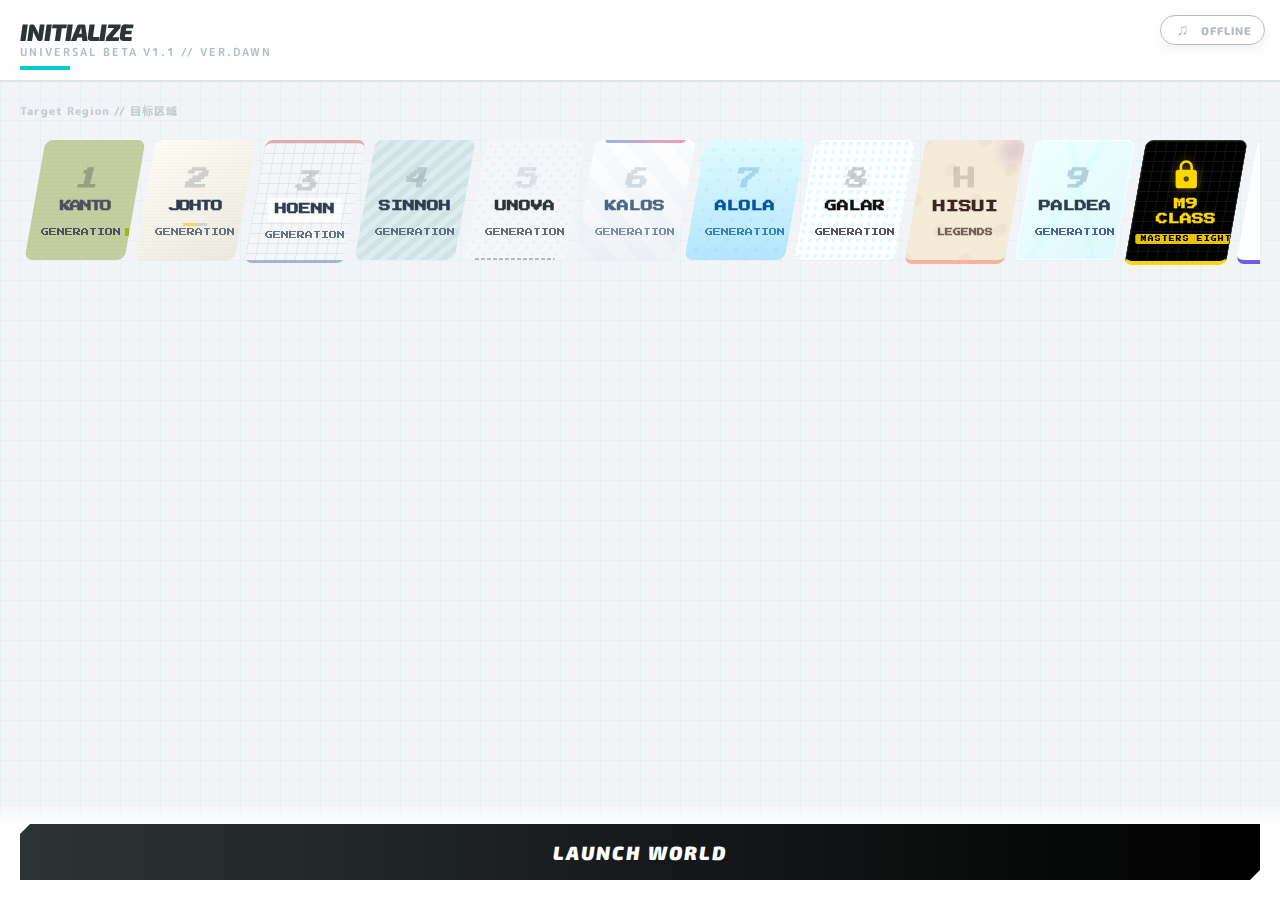
<file: greeting/greeting.bundle.html>
<!DOCTYPE html>
<html lang="zh-CN">
<head>
    <meta charset="UTF-8">
    <meta name="viewport" content="width=device-width, initial-scale=1.0, maximum-scale=1.0, user-scalable=no">
    <title>Universal Launcher // ver.Dawn</title>
    <!-- 引入字体 -->
    <link href="https://fonts.googleapis.com/css2?family=Exo+2:ital,wght@0,700;1,900&family=M+PLUS+Rounded+1c:wght@500;800;900&display=swap" rel="stylesheet">
    <link href="https://fonts.googleapis.com/css2?family=Press+Start+2P&display=swap" rel="stylesheet">
    
    <style>
:root {
    --c-bg: #f2f4f8; 
    --c-accent: #00cec9;
    --c-accent-dark: #00b894;
    --c-text: #2d3436; 
    --c-gray: #b2bec3;
    --c-frame: #ffffff;
    --font-ui: 'Exo 2', sans-serif;
    --font-txt: 'M PLUS Rounded 1c', sans-serif;

    --sk: -10deg;  /* 全局倾斜角度 */
    --sk-r: 10deg; /* 反向回正 */
}

.sim-screen.theme-gen9 .sim-content-body {
    padding-top: 12px;
}

html, body {
    margin: 0;
    padding: 0;
    width: 100%;
    height: 100%;
    overflow: hidden;
    background: transparent;
    font-family: var(--font-txt);
}

/* =========================================
   [NEW] BGM FLOATING MODULE (音乐小浮窗)
   ========================================= */

.bgm-module {
    position: absolute;
    top: 15px;
    right: 15px;
    z-index: 100;
    display: flex;
    align-items: center;
    gap: 8px;
    padding: 6px 12px;
    background: rgba(255, 255, 255, 0.85);
    backdrop-filter: blur(5px);
    border: 1px solid #b2bec3;
    border-radius: 20px;
    font-family: var(--font-ui);
    font-size: 0.7rem;
    font-weight: 800;
    color: #b2bec3;
    text-transform: uppercase;
    letter-spacing: 1px;
    cursor: pointer;
    box-shadow: 0 4px 10px rgba(0,0,0,0.05);
    transition: all 0.3s cubic-bezier(0.175, 0.885, 0.32, 1.275);
    user-select: none;
}

.bgm-module:hover {
    background: #fff;
    transform: translateY(-2px);
    box-shadow: 0 6px 15px rgba(0,0,0,0.1);
    color: var(--c-text);
}

.bgm-module.playing {
    border-color: var(--c-accent);
    color: var(--c-accent-dark);
    background: #e0fcfc;
    box-shadow: 0 0 10px rgba(0, 206, 201, 0.3);
    padding-right: 15px;
}

#bgm-status-text {
    transition: 0.3s;
    min-width: 50px;
    text-align: center;
}

.bgm-icon-wrap {
    display: flex;
    align-items: flex-end;
    justify-content: center;
    width: 20px;
    height: 16px;
    gap: 2px;
    position: relative;
}

.icon-note {
    position: absolute;
    top: -2px;
    left: 0;
    right: 0;
    bottom: 0;
    font-size: 1rem;
    line-height: 1;
    display: flex;
    justify-content: center;
    align-items: center;
    transition: 0.2s;
}

.bgm-module.playing .icon-note {
    opacity: 0;
    transform: scale(0.5);
}

.eq-bar {
    width: 3px;
    background: var(--c-accent);
    height: 3px;
    border-radius: 2px;
    opacity: 0;
    transition: 0.2s;
}

.bgm-module.playing .eq-bar {
    opacity: 1;
    animation: eqJump 0.6s infinite alternate;
}

.bgm-module.playing .b1 { animation-delay: 0s; }
.bgm-module.playing .b2 { animation-delay: 0.2s; }
.bgm-module.playing .b3 { animation-delay: 0.4s; }

@keyframes eqJump {
    0% { height: 4px; }
    100% { height: 14px; }
}

.sim-screen.theme-gen5 ~ .bgm-module {
    color: #fff;
    background: rgba(0,0,0,0.5);
    border-color: #555;
}

/* 模拟手机/Tavern 窗口框架 */
.launcher-frame {
    position: relative;
    width: 100%;
    height: 100vh;
    height: 100dvh;
    background: var(--c-bg);
    border: 0;
    overflow: hidden;
    display: flex;
    flex-direction: column;
}

/* 背景装饰网格 */
.bg-grid {
    position: absolute; inset: 0;
    background-image: 
        linear-gradient(rgba(0, 184, 148, 0.05) 1px, transparent 1px),
        linear-gradient(90deg, rgba(0, 184, 148, 0.05) 1px, transparent 1px);
    background-size: 20px 20px;
    z-index: 0; pointer-events: none;
}

/* === 头部 HEADER === */
.header-strip {
    position: relative; z-index: 10;
    padding: 20px 20px 10px;
    background: rgba(255,255,255,0.9);
    backdrop-filter: blur(10px);
    border-bottom: 2px solid #dfe6e9;
    transform: skewY(0deg); /* 保持水平 */
}
.header-title {
    font-family: var(--font-ui);
    font-weight: 900;
    font-size: 1.5rem;
    font-style: italic;
    color: var(--c-text);
    text-transform: uppercase;
    letter-spacing: -1px;
    line-height: 1;
}
.header-sub {
    font-size: 0.7rem; color: var(--c-gray); font-weight: 700;
    letter-spacing: 2px; text-transform: uppercase;
}
.header-deco-line {
    width: 50px; height: 4px; background: var(--c-accent);
    margin-top: 5px; transform: skewX(var(--sk));
}

/* === 主滚动区 === */
.scroll-viewport {
    flex: 1; overflow-y: auto; overflow-x: hidden;
    padding: 20px 20px 100px 20px; /* 底部给按钮留空 */
    position: relative; z-index: 5;
    mask-image: linear-gradient(to bottom, transparent 0%, black 5%, black 95%, transparent 100%);
    -webkit-mask-image: linear-gradient(to bottom, transparent 0%, black 5%, black 95%, transparent 100%);
}
.scroll-viewport::-webkit-scrollbar { display: none; }

/* === 世代选择卡片 GEN CREDITS === */
.gen-selector-row {
    display: flex; gap: 10px;
    overflow-x: auto; 
    padding: 10px 15px 10px 15px;
    scroll-behavior: smooth;
    box-sizing: content-box;
}
.gen-selector-row::-webkit-scrollbar { height: 4px; }
.gen-selector-row::-webkit-scrollbar-thumb { background: #dfe6e9; border-radius: 4px; }

.gen-card {
    flex: 0 0 100px; height: 120px;
    background: #fff;
    border: none;
    transform: skewX(var(--sk));
    border-radius: 8px;
    cursor: pointer;
    transition: 0.2s cubic-bezier(0.34, 1.56, 0.64, 1);
    position: relative; overflow: hidden;
    display: flex; flex-direction: column; justify-content: center; align-items: center;
}
.gen-card .gc-inner { transform: skewX(var(--sk-r)); width: 100%; text-align: center; }

.gen-card:hover { background: #f0fdf9; }
.gen-card.active { 
    background: linear-gradient(135deg, #00b894 0%, #00cec9 100%);
    border-color: transparent;
    color: #fff;
    box-shadow: 0 10px 20px rgba(0, 184, 148, 0.3);
    transform: skewX(var(--sk)) scale(1.05) translateY(-5px);
}

.gc-num { font-size: 2rem; font-weight: 900; font-family: var(--font-ui); font-style: italic; line-height: 1; opacity: 0.2; }
.gen-card.active .gc-num { opacity: 0.4; }
.gc-name { font-weight: 800; font-size: 0.9rem; margin-top: -5px; position:relative; z-index:2; text-transform: uppercase; }
.gc-bonus { font-size: 0.6rem; margin-top: 5px; opacity: 0.7; }

/* === 锁定卡片：Masters 8 === */
.gen-card.is-locked {
    background: #000;
    border: 1px solid #333;
    border-bottom: 4px solid #ffd700;
    cursor: not-allowed;
    position: relative;
    overflow: hidden;
    user-select: none;
}

.gen-card.is-locked::before {
    content: '';
    position: absolute;
    inset: 0;
    background-image:
        linear-gradient(#1a1a1a 1px, transparent 1px),
        linear-gradient(90deg, #1a1a1a 1px, transparent 1px);
    background-size: 10px 10px;
    opacity: 0.8;
    z-index: 0;
}

.gen-card.is-locked .gc-inner { position: relative; z-index: 2; }

.is-locked .lock-icon {
    width: 32px;
    height: 32px;
    color: #ffd700;
    margin: 0 auto 5px;
    filter: drop-shadow(0 0 5px rgba(255, 215, 0, 0.4));
}

.locked-tag {
    background: #ffd700;
    color: #000;
    font-weight: 800;
    font-size: 0.5rem;
    white-space: nowrap;
    padding: 2px 6px;
    border-radius: 2px;
    letter-spacing: 1px;
    margin-top: 6px;
    display: inline-block;
    opacity: 0.9 !important;
}

.gen-card.is-locked .gc-bonus.locked-tag {
    font-size: 0.35rem !important;
}

.gen-card.is-locked .scan-line {
    position: absolute;
    top: -100%;
    left: 0;
    width: 100%;
    height: 20%;
    background: linear-gradient(180deg, transparent, rgba(255,215,0,0.4), transparent);
    animation: scanMove 3s infinite linear;
    z-index: 1;
    pointer-events: none;
}

@keyframes scanMove {
    0% { top: -20%; }
    100% { top: 120%; }
}

.gen-card.is-locked:active {
    border-color: #ff4757;
}

.gen-card.is-locked:active .locked-tag,
.gen-card.is-locked:active .gc-name,
.gen-card.is-locked:active .lock-icon {
    color: #ff4757;
}

@keyframes accessDeniedShake {
    0% { transform: skewX(var(--sk)) translateX(0); }
    25% { transform: skewX(var(--sk)) translateX(-5px); }
    50% { transform: skewX(var(--sk)) translateX(5px); }
    75% { transform: skewX(var(--sk)) translateX(-5px); }
    100% { transform: skewX(var(--sk)) translateX(0); }
}

.gen-card.access-denied-anim {
    animation: accessDeniedShake 0.4s ease-in-out;
    border-color: #ff4757;
}

/* === 详细面板 === */
.mech-badges-row {
    display: flex;
    gap: 8px;
    margin-bottom: 3px;
}
.mb-icon {
    width: 46px; height: 46px;
    background: #f1f2f6;
    border-radius: 6px;
    color: #b2bec3;
    display: flex; align-items: center; justify-content: center;
    transition: 0.2s;
    border: 1px solid #dfe6e9;
}
.mb-icon svg { width: 34px; height: 34px; stroke-width: 2.2; }
.sim-screen.theme-gen6 .mech-badges-row .mb-icon { color: #ffffff; }
.sim-screen.theme-gen7 .mech-badges-row .mb-icon { color: #9fdcff; }
.sim-screen.theme-gen8 .mech-badges-row .mb-icon { color: #ff6b6b; }
.sim-screen.theme-hisui .mech-badges-row .mb-icon {
    color: #7e848c8e;
    margin-top: 12px;
}
.sim-screen.theme-hisui .mech-badges-row .mb-icon svg {
    width: 40px;
    height: 40px;
}
.sim-screen.theme-gen9 .mech-badges-row .mb-icon { color: #00cfc1; }
.mb-icon:hover {
    color: var(--c-accent-dark);
    background: #e0fcfc;
    border-color: var(--c-accent-dark);
    transform: translateY(-2px);
    box-shadow: 0 4px 8px rgba(0,0,0,0.05);
}

.section-tag {
    font-size: 0.7rem; color: var(--c-gray); font-weight: 800;
    letter-spacing: 1px; margin-bottom: 10px; display: block;
}

/* 御三家展示 */
.starter-grid {
    display: grid; grid-template-columns: 1fr 1fr 1fr; gap: 8px;
}
.starter-btn {
    background: #f8f9fa; border: 2px solid transparent; 
    border-radius: 8px; padding: 10px 4px;
    cursor: pointer; text-align: center;
    transition: all 0.2s; position: relative;
}
.starter-btn:hover { background: #fff; box-shadow: 0 5px 15px rgba(0,0,0,0.05); }
.starter-btn.selected {
    background: #fff; border-color: var(--c-accent-dark);
    box-shadow: 0 0 0 4px rgba(0, 184, 148, 0.1);
}
.starter-btn.selected::after {
    content: 'READY'; position: absolute; top: -8px; left: 50%; transform: translateX(-50%);
    background: var(--c-accent-dark); color: #fff; font-size: 0.6rem; padding: 2px 6px; border-radius: 4px; font-weight: 800;
}

.pk-img {
    width: 96px;
    height: 96px;
    object-fit: contain;
    filter: drop-shadow(0 3px 6px rgba(0,0,0,0.1));
    margin-top: -12px;
}
.pk-name { display: block; font-size: 0.8rem; font-weight: 800; color: var(--c-text); margin-top: 5px; }

/* === 模式开关 (Anime Mode) === */
.config-block {
    margin-top: 20px;
    background: #2d3436; color: #fff;
    padding: 15px 20px; border-radius: 8px;
    display: flex; align-items: center; justify-content: space-between;
    box-shadow: inset 0 2px 5px rgba(0,0,0,0.2);
    position: relative; overflow: hidden;
    transform: skewX(var(--sk));
}
.config-block > * { transform: skewX(var(--sk-r)); }

.conf-text .ct-main { font-family: var(--font-ui); font-size: 1.1rem; font-weight: 900; font-style: italic; color: #fab1a0; }
.conf-text .ct-sub { font-size: 0.7rem; color: #b2bec3; }

.ch-box-wrap { position: relative; }
.native-check { display: none; }
.custom-check {
    width: 50px; height: 26px; background: #636e72; border-radius: 13px;
    position: relative; transition: 0.3s; cursor: pointer;
}
.custom-check::after {
    content:''; position: absolute; left: 4px; top: 4px; width: 18px; height: 18px;
    background: #fff; border-radius: 50%; transition: 0.3s cubic-bezier(0.3, 1.5, 0.7, 1);
}
.native-check:checked + .custom-check { background: #00cec9; }
.native-check:checked + .custom-check::after { transform: translateX(24px); }

/* === 底部按钮 START === */
.btm-action-area {
    position: absolute; bottom: 0; left: 0; right: 0;
    padding: 20px;
    background: linear-gradient(to top, #fff 80%, transparent 100%);
    z-index: 20;
}

.start-btn {
    width: 100%; height: 56px; border: none;
    background: linear-gradient(90deg, #2d3436 0%, #000 100%);
    color: #fff; font-family: var(--font-ui); font-size: 1.2rem; font-weight: 900; font-style: italic;
    text-transform: uppercase; letter-spacing: 2px;
    clip-path: polygon(10px 0, 100% 0, 100% calc(100% - 10px), calc(100% - 10px) 100%, 0 100%, 0 10px);
    cursor: pointer; transition: 0.2s; position: relative; overflow: hidden;
}
.start-btn:hover {
    background: #00b894; transform: translateY(-3px);
    box-shadow: 0 10px 25px rgba(0, 184, 148, 0.4);
}
.start-btn:active { transform: translateY(2px); }
.start-btn::after {
    content: ''; position: absolute; top: 0; left: -100%; width: 50%; height: 100%;
    background: linear-gradient(90deg, transparent, rgba(255,255,255,0.3), transparent);
    transform: skewX(-20deg);
    animation: lightPass 3s infinite;
}

@keyframes lightPass { 0% { left: -100%; } 20% { left: 150%; } 100% { left: 150%; } }
/* 选中态高亮 */
.type-badge {
    font-size: 0.6rem; padding: 2px 6px; border-radius: 4px; background: rgba(0,0,0,0.05); color: #636e72; margin-top: 4px; display:inline-block; font-weight: 700;
}

/* 动画 */
@keyframes fadeIn { from { opacity: 0; transform: translateY(10px); } to { opacity: 1; transform: translateY(0); } }
.anim-fade { animation: fadeIn 0.3s ease-out forwards; }

/* === [ADDON] 自定义模式组件样式 === */

/* 输入框样式 (Input) */
.hero-input {
    width: 100%; box-sizing: border-box;
    padding: 12px 15px; border-radius: 8px; border: 2px solid #dfe6e9;
    background: #fff; font-family: var(--font-txt);
    font-size: 1rem; color: #2d3436; font-weight: 700;
    transition: 0.2s; outline: none; margin-bottom: 5px;
}
.hero-input:focus { border-color: var(--c-accent); box-shadow: 0 0 0 4px rgba(0, 206, 201, 0.1); }
.hero-lbl {
    font-size: 0.7rem; color: #b2bec3; font-weight: 800; text-transform: uppercase; margin: 0 0 4px 4px;
}

/* 8大功能开关网格 */
.mech-grid {
    display: grid; grid-template-columns: 1fr 1fr; gap: 10px; margin-top: 10px;
}
.switch-card {
    background: #f1f2f6; border-radius: 6px; padding: 10px 12px;
    display: flex; align-items: center; justify-content: space-between;
    cursor: pointer; transition: 0.2s; border: 1px solid transparent;
    position: relative; overflow: hidden;
}
.switch-card:hover { background: #dfe6e9; }
.switch-card.active {
    background: #e0fcfc; border-color: var(--c-accent-dark);
}

.sc-label { font-size: 0.7rem; font-weight: 700; color: #636e72; line-height: 1.2; }
.switch-card.active .sc-label { color: var(--c-accent-dark); }

.sc-icon {
    width: 24px; height: 24px; margin-right: 10px;
    color: #b2bec3;
    transition: 0.2s; flex-shrink: 0;
    display: flex; align-items: center; justify-content: center;
}
.switch-card.active .sc-icon {
    color: var(--c-accent-dark);
    transform: scale(1.1);
}
.sc-icon svg { width: 100%; height: 100%; stroke-width: 2; }

/* 原生 checkbox 隐藏但保留功能 */
.sc-box {
    width: 16px; height: 16px; border: 2px solid #b2bec3;
    border-radius: 4px; display: inline-block; position: relative;
    transition: 0.2s; flex-shrink: 0;
}
.switch-card.active .sc-box { background: var(--c-accent-dark); border-color: var(--c-accent-dark); }
/* 简单的勾选符号 */
.switch-card.active .sc-box::after {
    content:''; position:absolute; top:1px; left:4px;
    width:5px; height:9px; border-right:2px solid #fff; border-bottom:2px solid #fff;
    transform:rotate(45deg);
}

/* =========================================
   SIMULATION SCREEN CONTAINER (画中画) - V2 (Sleek)
   ========================================= */

.sim-frame {
    background: #ffffff;
    border: 1px solid #b2bec3;
    border-radius: 12px;
    padding: 6px;
    margin-top: 15px;
    box-shadow:
        0 15px 35px rgba(0,0,0,0.1),
        0 5px 15px rgba(0,0,0,0.05);
    position: relative;
    transform-style: preserve-3d;
}

.sim-frame::before {
    content: " // SIMULATION_CORE ";
    position: absolute;
    top: -18px;
    right: 0px;
    font-size: 0.6rem;
    color: #636e72;
    font-weight: 800;
    opacity: 0.5;
    letter-spacing: 1px;
}

.sim-screen {
    background: #dae3e7;
    border-radius: 8px;
    position: relative;
    overflow: hidden;
    min-height: 400px;
    border: 2px solid #2d3436;
    box-shadow: inset 0 0 30px rgba(0,0,0,0.1);
    display: flex;
    flex-direction: column;
}

.sim-screen::after {
    content: " ";
    display: block;
    position: absolute;
    inset: 0;
    background: linear-gradient(to bottom, rgba(255,255,255,0), rgba(0,0,0,0.03) 50%, rgba(0,0,0,0.01) 50%, rgba(255,255,255,0));
    background-size: 100% 3px;
    z-index: 99;
    pointer-events: none;
}

.sim-header {
    height: auto;
    padding: 12px 16px;
    background: linear-gradient(to bottom, #fff 0%, rgba(255,255,255,0.8) 100%);
    border-bottom: 1px solid rgba(0,0,0,0.1);
    display: flex;
    justify-content: space-between;
    align-items: center;
    position: relative;
    z-index: 2;
}

.sim-header div:first-child {
    display: flex;
    flex-direction: column;
}

.sim-region-title {
    font-size: 1.6rem;
    margin: 0;
    line-height: 1;
    font-family: var(--font-ui);
    font-style: italic;
    text-transform: uppercase;
    color: #ffffff;
    letter-spacing: -1px;
    text-shadow: 2px 2px 0px rgba(0,0,0, 0.5);
}

.sim-header div #feature-list {
    margin: 2px 0 0 2px !important;
    font-size: 0.65rem !important;
    background: #dfe6e9;
    color: #636e72;
    padding: 2px 6px;
    border-radius: 4px;
    display: inline-block;
    width: fit-content;
}

.sim-content-body {
    flex: 1;
    padding: 20px;
    overflow-y: auto;
    text-align: left;
}

.sim-content-body .section-tag {
    color: #4a5559;
    opacity: 0.6;
    margin-bottom: 8px;
    font-size: 0.65rem;
}

.starter-grid {
    gap: 12px;
}

.starter-btn {
    border: 1px solid rgba(0,0,0,0.1);
    background: rgba(255,255,255,0.7);
    box-shadow: 0 4px 6px rgba(0,0,0,0.05);
}

.starter-btn.selected {
    border-color: #2d3436 !important;
    background: #fff;
    box-shadow: none;
    transform: translateY(2px);
}

.starter-btn.selected::after {
    background: #000;
    letter-spacing: 1px;
}

#anime-options {
    transform: none;
    margin-top: 15px;
    border: 1px dashed #636e72;
    background: rgba(45, 52, 54, 0.05);
    color: #2d3436;
    box-shadow: none;
}

#anime-options * {
    transform: none;
}

#anime-options .ct-main {
    color: #00b894;
    font-size: 0.9rem;
}

#anime-options .ct-sub {
    color: #636e72;
}

.custom-check {
    background: #b2bec3;
    height: 20px;
    width: 40px;
}

.custom-check::after {
    width: 16px;
    height: 16px;
    top: 2px;
    left: 2px;
}

.native-check:checked + .custom-check {
    background: #2d3436;
}

/* =========================================
   THEME: GEN 1 (RETRO CHROME / MONOCHROME)
   ========================================= */

/* 1. 屏幕背景与全局字体 */
.sim-screen.theme-gen1 {
    background: #fff;
    font-family: 'Press Start 2P', cursive;
    color: #000;
}

/* 2. 双线边框 */
.sim-screen.theme-gen1 .starter-btn,
.sim-screen.theme-gen1 .sim-header {
    border: 4px double #000 !important;
    border-radius: 0 !important;
    background: transparent !important;
    box-shadow: none !important;
    transform: none !important;
}

/* 3. 头部特殊样式 */
.sim-screen.theme-gen1 .sim-header {
    border-bottom: 4px double #000 !important;
    border-top: none !important;
    border-left: none !important;
    border-right: none !important;
    padding: 10px;
    align-items: flex-end;
}

.sim-screen.theme-gen1 .sim-region-title {
    font-family: 'Press Start 2P', cursive;
    font-size: 1.2rem;
    font-style: normal;
    color: #000;
    text-shadow: 2px 2px #ccc;
}

.sim-screen.theme-gen1 #feature-list {
    font-size: 0.6rem !important;
    background: none !important;
    color: #000 !important;
    text-transform: uppercase;
}

.sim-screen.theme-gen1 #feature-list::before {
    content: ":L";
}

/* 4. 御三家按钮 */
.sim-screen.theme-gen1 .starter-grid {
    row-gap: 15px;
}

.sim-screen.theme-gen1 .starter-btn {
    display: flex;
    flex-direction: column;
    align-items: center;
    justify-content: flex-end;
    padding: 10px;
    position: relative;
    box-shadow: 4px 4px 0px #000 !important;
    transition: margin 0.1s, box-shadow 0.1s;
}

.sim-screen.theme-gen1 .pk-img {
    filter: grayscale(100%) contrast(150%) brightness(1.1);
}

.sim-screen.theme-gen1 .pk-name {
    font-size: 0.6rem;
    margin-top: 5px;
    letter-spacing: -1px;
}

.sim-screen.theme-gen1 .starter-btn.selected {
    border-color: #000 !important;
    transform: translate(2px, 2px) !important;
    box-shadow: 2px 2px 0px #000 !important;
}

.sim-screen.theme-gen1 .starter-btn.selected::after {
    top: -12px;
    background: #000;
    font-family: 'Press Start 2P', cursive;
    font-size: 0.5rem;
    padding: 4px 4px 2px 4px;
    border-radius: 0;
}

.sim-screen.theme-gen1 .starter-btn.selected::before {
    content: "▶";
    position: absolute;
    left: 4px;
    top: 50%;
    transform: translateY(-50%);
    font-size: 0.8rem;
    animation: pixelBlink 0.8s infinite steps(2, start);
}

@keyframes pixelBlink {
    0% { opacity: 1; }
    50% { opacity: 0; }
    100% { opacity: 1; }
}

/* 适配黑暗/高对比主题 (比如 Gen 5/Gen 9时) 确保浮窗可见 */
.sim-screen.theme-gen5 ~ .bgm-module { color: #fff; background: rgba(0,0,0,0.5); border-color:#555; }

/* 5. Anime Mode 区块 */
.sim-screen.theme-gen1 #anime-options {
    background: transparent;
    border: 4px double #000;
    border-radius: 0 !important;
}

.sim-screen.theme-gen1 #anime-options .ct-main {
    color: #000;
    font-family: 'Press Start 2P', cursive;
    font-size: 0.7rem;
    font-style: normal;
}

.sim-screen.theme-gen1 #anime-options .ct-sub {
    display: none;
}

.sim-screen.theme-gen1 .custom-check {
    background: transparent;
    box-shadow: none;
    width: auto;
    height: auto;
    border: none;
}

.sim-screen.theme-gen1 .custom-check::after {
    display: none;
}

.sim-screen.theme-gen1 .native-check + .custom-check::before {
    content: "OFF";
    font-family: 'Press Start 2P', cursive;
    font-size: 1rem;
    color: #999;
}

.sim-screen.theme-gen1 .native-check:checked + .custom-check::before {
    content: "ON";
    color: #000;
    text-decoration: underline;
}

/* =========================================
   THEME: GEN 2 (GBC STYLE / JOHTO)
   ========================================= */

.sim-screen.theme-gen2 {
    background: #f8f8f0;
    font-family: 'Press Start 2P', cursive;
    color: #222;
}

.sim-screen.theme-gen2 .sim-header {
    background: #222;
    color: #fff;
    border-bottom: 2px solid #555;
    padding: 8px 12px;
    align-items: center;
}

.sim-screen.theme-gen2 .sim-region-title {
    font-family: 'Press Start 2P', cursive;
    font-size: 1rem;
    color: #fff;
    text-shadow: 2px 2px #444;
    font-style: normal;
}

.sim-screen.theme-gen2 #region-badges .mb-icon {
    filter: sepia(100%) hue-rotate(180deg) saturate(300%);
}

.sim-screen.theme-gen2 .starter-btn {
    border: 3px solid #222 !important;
    border-radius: 6px !important;
    background: #fff !important;
    box-shadow: 4px 4px 0px rgba(0,0,0,0.15) !important;
    position: relative;
    padding-top: 15px;
    transition: transform 0.1s;
}

.sim-screen.theme-gen2 .pk-img {
    image-rendering: pixelated;
    filter: contrast(120%) brightness(105%) saturate(50%);
    transition: 0.2s;
}

.sim-screen.theme-gen2 .pk-name {
    margin-top: 8px;
    font-size: 0.55rem;
    background: #eee;
    width: 100%;
    text-align: center;
    padding: 4px 0;
    border-top: 2px solid #222;
}

.sim-screen.theme-gen2 .starter-btn.selected {
    transform: translateY(-2px);
    border-color: #000 !important;
    background: #fff !important;
    z-index: 10;
    box-shadow: 3px 3px 0 2px rgba(0,0,0,0.1) !important;
}

.sim-screen.theme-gen2 .starter-btn.selected .pk-img {
    filter: contrast(120%) saturate(100%);
    transform: scale(1.1);
}

.sim-screen.theme-gen2 .starter-btn.selected::before {
    content: "HP: █████";
    position: absolute;
    top: 4px;
    left: 4px;
    font-size: 0.5rem;
    color: #222;
    background: transparent;
    font-family: 'Press Start 2P';
    letter-spacing: -2px;
}

.sim-screen.theme-gen2 .starter-btn.selected::after {
    content: "Lv 5";
    background: #222;
    color: #fff;
    top: auto;
    bottom: 33px;
    right: 0;
    left: auto;
    border-radius: 4px 0 0 0;
    font-size: 0.5rem;
    padding: 2px 4px;
    transform: none;
}

.sim-screen.theme-gen2 #anime-options {
    background: #fff;
    border: 3px solid #222;
    border-radius: 6px !important;
    box-shadow: 3px 3px 0 rgba(0,0,0,0.2) !important;
    transform: none;
}

.sim-screen.theme-gen2 #anime-options .ct-main {
    color: #222;
    font-family: 'Press Start 2P';
    font-size: 0.65rem;
    font-style: normal;
}

.sim-screen.theme-gen2 .custom-check {
    width: 32px;
    height: 16px;
    background: #ddd;
    border: 2px solid #222;
    border-radius: 8px;
}

.sim-screen.theme-gen2 .custom-check::after {
    width: 6px;
    height: 6px;
    background: #222;
    border-radius: 50%;
    top: 3px;
    left: 3px;
}

.sim-screen.theme-gen2 .native-check:checked + .custom-check {
    background: #6c5ced;
}

/* =========================================
   THEME: GEN 3 (HOENN) - HOTFIX FINAL
   ========================================= */

.sim-screen.theme-gen3 {
    background: linear-gradient(to bottom, #effedd 0%, #bdecb6 100%);
    font-family: 'Press Start 2P', cursive;
    color: #3e3e3e;
}

.sim-screen.theme-gen3::before {
    content: "";
    position: absolute;
    inset: 0;
    pointer-events: none;
    z-index: 0;
    background: repeating-linear-gradient(0deg, transparent, transparent 2px, rgba(0,128,0,0.1) 3px);
}

.sim-screen.theme-gen3 .sim-header {
    background: #505058;
    border-bottom: 4px solid #bebf7f;
    color: #fff !important;
    padding: 10px;
    z-index: 5;
    border-top: none;
    border-left: none;
    border-right: none;
}

.sim-screen.theme-gen3 .sim-region-title {
    font-family: 'Press Start 2P';
    font-size: 1.1rem;
    color: #fff;
    text-shadow: 2px 2px 0 #222;
    margin: 0;
}

.sim-screen.theme-gen3 #feature-list {
    display: none;
}

.sim-screen.theme-gen3 .starter-btn {
    box-sizing: border-box !important;
    position: relative !important;
    overflow: hidden !important;
    background: #f8f8e0 !important;
    border: 3px solid #484848 !important;
    border-radius: 6px 0 16px 0 !important;
    padding: 35px 5px 10px 5px !important;
    display: flex;
    flex-direction: column;
    align-items: center;
    justify-content: flex-end;
    box-shadow: 4px 4px 0 rgba(0,0,0,0.3) !important;
    transition: none !important;
    transform: none !important;
    margin-top: 0 !important;
    z-index: 1;
}

.sim-screen.theme-gen3 .starter-btn::before {
    content: "HP";
    position: absolute !important;
    top: 9px !important;
    left: 6px !important;
    font-size: 0.6rem !important;
    color: #bfa040 !important;
    font-weight: 900 !important;
    z-index: 10 !important;
    letter-spacing: 0 !important;
}

.sim-screen.theme-gen3 .starter-btn::after {
    content: "" !important;
    position: absolute !important;
    top: 9px !important;
    left: 28px !important;
    right: 8px !important;
    width: auto !important;
    height: 7px !important;
    border-radius: 4px !important;
    border: 1px solid #444 !important;
    background: #505050 !important;
    z-index: 5 !important;
    box-shadow: none !important;
    transform: none !important;
}

.sim-screen.theme-gen3 .starter-btn.selected {
    background: #404048 !important;
    border-color: #d05030 !important;
    z-index: 20;
    margin-top: -5px !important;
    box-shadow: 6px 9px 0 rgba(0,0,0,0.3) !important;
}

.sim-screen.theme-gen3 .starter-btn.selected::before {
    color: #fff !important;
    text-shadow: 1px 1px 0 rgba(0,0,0,0.5);
}

.sim-screen.theme-gen3 .starter-btn.selected::after {
    background: linear-gradient(180deg, #7be8ad 0%, #20c030 50%, #0a8a1a 100%) !important;
    border-color: #fff !important;
    box-shadow: 0 0 5px #40ff70 !important;
}

.sim-screen.theme-gen3 .pk-img {
    max-width: 60%;
    height: auto;
    object-fit: contain;
    filter: drop-shadow(4px 4px 0 rgba(0,0,0,0.2));
}

.sim-screen.theme-gen3 .pk-name {
    color: #404040;
    margin-top: 5px;
    font-size: 0.6rem;
}

.sim-screen.theme-gen3 .starter-btn.selected .pk-name {
    color: #fff !important;
}

.sim-screen.theme-gen3 #anime-options {
    background: #5d6d7d;
    border: 2px solid #fff;
    box-shadow: 4px 4px 0 rgba(0,0,0,0.3);
    margin-top: 20px;
}

.sim-screen.theme-gen3 .custom-check {
    border-radius: 0;
    background: #333;
}

.sim-screen.theme-gen3 .custom-check::after {
    border-radius: 0;
    background: #eeccbb;
}

/* =========================================
   THEME: GEN 4 (SINNOH BATTLE UI)
   ========================================= */

.sim-screen.theme-gen4 {
    background: linear-gradient(to bottom, #ffffff 0%, #e0f0ff 60%, #c0e0ff 100%);
    font-family: 'Press Start 2P', cursive;
    color: #333;
    filter: contrast(1.05);
}

.sim-screen.theme-gen4::before {
    display: none;
}

.sim-screen.theme-gen4 .sim-header {
    background: #2b323c;
    border: 4px solid #dec25b;
    border-radius: 12px;
    box-shadow: 0 4px 0 rgba(0,0,0,0.2) !important;
    color: #fff !important;
    text-shadow: 2px 2px 0 #000;
    padding: 12px 16px;
    margin-bottom: 5px;
    z-index: 5;
}

.sim-screen.theme-gen4 .sim-region-title {
    font-family: 'Press Start 2P', cursive;
    font-size: 1rem;
    font-style: normal;
    color: #fff;
    text-transform: uppercase;
    line-height: 1.4;
}

.sim-screen.theme-gen4 #feature-list {
    display: none;
}

.sim-screen.theme-gen4 .starter-btn {
    box-sizing: border-box !important;
    position: relative !important;
    overflow: visible !important;
    background: #ffffff !important;
    border: 3px solid #484153 !important;
    border-radius: 8px !important;
    padding: 10px !important;
    display: flex;
    flex-direction: column;
    align-items: center;
    justify-content: center;
    box-shadow: 3px 3px 0 rgba(0,0,0,0.3) !important;
    margin-top: 0 !important;
    transform: none !important;
    transition: none !important;
}

.sim-screen.theme-gen4 .starter-btn::before,
.sim-screen.theme-gen4 .starter-btn::after {
    display: none !important;
    content: none !important;
    width: 0 !important;
    height: 0 !important;
}

.sim-screen.theme-gen4 .pk-img {
    filter: drop-shadow(2px 2px 0 rgba(0,0,0,0.2));
    margin-bottom: 8px;
    transition: none;
}

.sim-screen.theme-gen4 .pk-name {
    color: #484153;
    font-size: 0.65rem;
    padding: 0;
    background: none;
    border: none;
    margin: 0;
}

.sim-screen.theme-gen4 .starter-btn.selected {
    border-color: #d03e3e !important;
    box-shadow: none !important;
    background: #fdf0f0 !important;
    transform: translateY(2px) !important;
}

.sim-screen.theme-gen4 .starter-btn.selected .pk-name::before {
    content: "▶";
    position: absolute;
    left: 6px;
    top: 50%;
    transform: translateY(-50%);
    font-size: 1rem;
    color: #333;
    animation: blinkG4 0.5s infinite;
}

@keyframes blinkG4 {
    0%,100% { opacity: 1; }
    50% { opacity: 0; }
}

.sim-screen.theme-gen4 #anime-options {
    background: #2b323c;
    border: 4px solid #dec25b;
    border-radius: 8px;
    box-shadow: none;
}

.sim-screen.theme-gen4 .ct-main {
    color: #fff !important;
    font-family: 'Press Start 2P';
}

.sim-screen.theme-gen4 .custom-check {
    border-radius: 4px;
    border: 2px solid #fff;
}

.sim-screen.theme-gen4 .native-check:checked + .custom-check {
    background: #d03e3e;
}

/* =========================================
   THEME: GEN 5 (FIXED: PIXEL TECH / GREY-GLASS)
   ========================================= */

/* 1. 屏幕背景：深岩石灰 + 微微网格 (不是死黑！) */
.sim-screen.theme-gen5 {
    background: #252528; /* 这是一种有质感的深灰 */
  
    /* 所有的字体强制回滚到像素风 */
    font-family: 'Press Start 2P', cursive !important;
    color: #fff;
}

/* 背景格纹装饰：浅灰线条，这种对比度看得清 */
.sim-screen.theme-gen5::before {
    content: ""; position: absolute; inset: 0; pointer-events: none;
    z-index: 0;
    /* 细微的网格背景 */
    background-image: 
        linear-gradient(rgba(255, 255, 255, 0.05) 1px, transparent 1px),
        linear-gradient(90deg, rgba(255, 255, 255, 0.05) 1px, transparent 1px);
    background-size: 20px 20px;
    opacity: 0.5;
}

/* 2. 头部：黑科技面板 (Header) */
.sim-screen.theme-gen5 .sim-header {
    /* 采用比背景更深一点的灰，形成层次 */
    background: #111; 
  
    /* 醒目的科技白-灰渐变边框 */
    border: 2px solid #a0a0a0;
    border-top: 2px solid #fff; /* 定部高光 */
  
    /* 清除所有干扰 */
    border-radius: 0; 
    box-shadow: 0 4px 0 rgba(0,0,0,0.5); /* 硬朗投影 */
  
    padding: 12px 14px;
    color: #fff !important;
    text-shadow: 2px 2px 0 #000; /* 确保文字够清晰 */
    z-index: 10;
  
    /* 取消之前的圆角、特殊变性 */
    border-left: 2px solid #a0a0a0; border-right: 2px solid #a0a0a0; 
    display: flex; justify-content: space-between; align-items: center;
}

/* 标题 */
.sim-screen.theme-gen5 .sim-region-title {
    font-family: 'Press Start 2P', cursive;
    color: #fff;
    font-size: 0.9rem; margin: 0;
    font-style: normal;
}

/* 把它设计成 C-Gear 上的 Wifi 信号指示或者电量 */
.sim-screen.theme-gen5 #feature-list {
    display: block !important;
    background: transparent !important;
    color: #0bd !important; /* 科技蓝 */
    border: 1px solid #0bd;
    font-size: 0.5rem !important; padding: 2px 4px;
    box-shadow: 0 0 5px rgba(0, 187, 221, 0.5);
    text-shadow: none;
}

/* 3. 中间卡片：战斗指令风格 (灰黑玻璃块) */
.sim-screen.theme-gen5 .starter-btn {
    box-sizing: border-box !important; position: relative !important;
    overflow: hidden !important;
  
    /* 灰黑色半透明玻璃块，不是死黑 */
    background: rgba(40, 40, 45, 0.9) !important;
  
    /* 锋利的银白边框 */
    border: 2px solid #999 !important;
    /* 切两个角：左下、右上 (六边形的一半) */
    clip-path: polygon(10px 0, 100% 0, 100% calc(100% - 10px), calc(100% - 10px) 100%, 0 100%, 0 10px);
  
    padding: 10px !important;
    display: flex; flex-direction: column; align-items: center; justify-content: flex-end; /* 图在下 */

    margin-top: 0 !important; transform: none !important; transition: none !important;
}

/* 卡片内部：清除任何伪元素，确保干净 */
.sim-screen.theme-gen5 .starter-btn::after, 
.sim-screen.theme-gen5 .starter-btn::before {
    display: none !important; content: none !important;
}

/* 这代的图片：可以保留色彩，有点像全息投影 */
.sim-screen.theme-gen5 .pk-img {
    filter: drop-shadow(0 0 2px rgba(255,255,255,0.5));
    transition: none;
    margin-bottom: 5px;
}

/* 名字：加上背景框 */
.sim-screen.theme-gen5 .pk-name {
    width: 100%;
    /* 深灰底白字 */
    background: #444; color: #fff; 
    border: 1px solid #666;
    font-size: 0.55rem; padding: 4px 0;
    text-align: center; margin-top: 5px;
}

/* 4. 选中态：不要移动！只变色！ */
.sim-screen.theme-gen5 .starter-btn.selected {
    /* 框变亮 */
    border-color: #4ceb58 !important; /* Gen5 的特异绿 */
    background: #111 !important; /* 按下变深 */
    box-shadow: inset 0 0 20px rgba(76, 235, 88, 0.2) !important;
    transform: none !important; 
}

/* 选中文字 */
.sim-screen.theme-gen5 .starter-btn.selected .pk-name {
    background: #4ceb58; color: #000; text-shadow: none; border-color: #fff;
    font-weight: 900;
}

/* 选中图片：不需要动，加亮一點就行 */
.sim-screen.theme-gen5 .starter-btn.selected .pk-img {
    filter: drop-shadow(0 0 10px rgba(76, 235, 88, 0.6)) brightness(1.2);
}

/* 5. 开关部分：灰黑机械配 */
.sim-screen.theme-gen5 #anime-options {
    background: #333; border: 2px solid #aaa; box-shadow: 2px 2px 0 #000;
}
.sim-screen.theme-gen5 .ct-main { color: #fff !important; font-family:'Press Start 2P'; }
.sim-screen.theme-gen5 .custom-check { border-radius: 2px; border: 1px solid #aaa; background: #111; }
.sim-screen.theme-gen5 .native-check:checked + .custom-check { background: #4ceb58; }

/* =========================================
   THEME: GEN 6 (KALOS / 3D SKEUOMORPHISM)
   ========================================= */

/* 1. 屏幕背景：模拟 3DS 下屏 PSS 系统的气泡背景 */
.sim-screen.theme-gen6 {
    background: radial-gradient(circle at 50% 50%, #eff2f5 0%, #dfe4ea 100%);
    font-family: 'Press Start 2P', cursive;
    color: #333;
}

.sim-screen.theme-gen6::before {
    content: ""; position: absolute; inset: 0; pointer-events: none; z-index: 0;
    background: 
        radial-gradient(circle at 10% 10%, rgba(200, 50, 50, 0.15) 0%, transparent 40%),
        radial-gradient(circle at 90% 90%, rgba(50, 50, 200, 0.15) 0%, transparent 40%);
    background-size: 100% 100%;
}

/* 2. 头部：战斗指令黑框 (模拟半透明黑玻璃) */
.sim-screen.theme-gen6 .sim-header {
    background: linear-gradient(180deg, rgba(40,40,45,0.95) 0%, rgba(20,20,25,0.95) 100%);
    border: 3px solid #ced6e0;
    border-radius: 8px;
    box-shadow: 
        0 4px 5px rgba(0,0,0,0.3),
        inset 0 1px 0 rgba(255,255,255,0.4);
    border-bottom: 4px solid #fff;
    border-image: linear-gradient(to right, #e84343 0%, #3498db 100%) 1;
    padding: 10px 15px;
    margin-bottom: 8px;
    z-index: 5;
    border-left: none;
    border-right: none;
    border-top: 1px solid #777;
}

.sim-screen.theme-gen6 .sim-region-title {
    font-family: 'Press Start 2P', cursive !important;
    color: #fff !important;
    text-shadow: 2px 2px 0 #000;
    font-size: 0.9rem;
    font-style: italic;
    letter-spacing: -1px;
}

.sim-screen.theme-gen6 #feature-list {
    background: linear-gradient(to bottom, #fff 0%, #dcdcdc 100%) !important;
    color: #444 !important;
    border: 1px solid #aaa;
    border-radius: 10px;
    box-shadow: 0 2px 2px rgba(0,0,0,0.2) !important;
}

/* 3. 御三家卡片：SKEUOMORPHIC 亮面按钮 */
.sim-screen.theme-gen6 .starter-btn {
    box-sizing: border-box !important; position: relative !important;
    background: linear-gradient(to bottom, #ffffff 0%, #f1f2f6 50%, #dfe4ea 51%, #ced6e0 100%) !important;
    border: 2px solid #bdc3c7 !important;
    border-radius: 16px !important;
    box-shadow: 
        inset 0 1px 0 #fff,
        inset 0 0 2px rgba(255,255,255,0.7),
        0 4px 6px rgba(0,0,0,0.4) !important;
    padding: 10px !important;
    display: flex; flex-direction: column; align-items: center; justify-content: center;
    transform: none !important; margin-top: 0 !important;
}

.sim-screen.theme-gen6 .starter-btn::after,
.sim-screen.theme-gen6 .starter-btn::before {
    display: none !important; content: none !important;
}

.sim-screen.theme-gen6 .pk-img {
    filter: drop-shadow(0 4px 2px rgba(0,0,0,0.2));
    margin-bottom: 5px; opacity: 0.9;
}

.sim-screen.theme-gen6 .pk-name {
    color: #2f3542;
    text-shadow: 0 1px 0 #fff;
    margin-top: 5px;
    font-size: 0.6rem;
    font-weight: 800;
}

/* 4. 选中态：DNA 爆发 */
.sim-screen.theme-gen6 .starter-btn.selected {
    border: 3px solid #fff !important;
    background: linear-gradient(135deg, #2c3e50 0%, #000 100%) !important;
    box-shadow: 
        0 0 0 2px #d63031,
        0 0 15px rgba(52, 152, 219, 0.8),
        inset 0 0 10px rgba(0,0,0,0.5) !important;
}

.sim-screen.theme-gen6 .starter-btn.selected .pk-name {
    color: #fff !important;
    text-shadow: 0 0 5px #e84343, 0 0 10px #3498db !important;
}

.sim-screen.theme-gen6 .starter-btn.selected .pk-img {
    filter: drop-shadow(0 0 8px rgba(255, 255, 255, 0.8));
    opacity: 1; transform: scale(1.05);
}

/* 5. 开关部分：3DS 系统设置风格 */
.sim-screen.theme-gen6 #anime-options {
    background: #ecf0f1; border: 1px solid #bdc3c7; border-radius: 8px;
    box-shadow: inset 0 1px 0 #fff;
}
.sim-screen.theme-gen6 .ct-main { color: #dfe6e9 !important; font-family:'Press Start 2P'; text-shadow:0 1px 0 rgba(0,0,0,0.4); }
.sim-screen.theme-gen6 .custom-check { 
    background: #bdc3c7; border-radius: 20px; box-shadow: inset 0 2px 3px rgba(0,0,0,0.2); 
    border:none;
}
.sim-screen.theme-gen6 .custom-check::after {
    background: radial-gradient(circle at 30% 30%, #fff, #bbb);
    box-shadow: 0 2px 2px rgba(0,0,0,0.3); border-radius: 50%;
}
.sim-screen.theme-gen6 .native-check:checked + .custom-check { background: #3498db; }

/* =========================================
   THEME: GEN 7 (ALOLA / OCEAN GRADIENT)
   ========================================= */

/* 1. 屏幕背景：阳光照耀下的阿罗拉海域 */
.sim-screen.theme-gen7 {
    background: radial-gradient(circle at 50% 100%, #1597bb 0%, #034b75 60%, #012b45 100%);
    font-family: 'Press Start 2P', cursive;
    color: #fff;
}

.sim-screen.theme-gen7::before {
    content: ""; position: absolute; inset: 0; pointer-events: none; z-index: 0;
    background: 
        radial-gradient(ellipse at 80% 20%, rgba(255,255,255,0.1) 0%, transparent 20%),
        radial-gradient(ellipse at 20% 80%, rgba(255,255,255,0.1) 0%, transparent 20%);
    opacity: 0.6;
}

/* 2. 头部：气泡式长条对话框 */
.sim-screen.theme-gen7 .sim-header {
    background: linear-gradient(170deg, rgba(8, 77, 117, 0.9) 20%, rgba(3, 38, 59, 0.95) 100%);
    border: none;
    border-bottom: 3px solid rgba(48, 227, 246, 0.5);
    border-radius: 20px 0 20px 0;
    margin: 5px 10px 10px 10px;
    padding: 12px 20px;
    z-index: 10;
    box-shadow: 0 5px 15px rgba(0,0,0,0.3);
}

.sim-screen.theme-gen7 .sim-region-title {
    font-family: 'Press Start 2P', cursive !important;
    color: #fff !important;
    text-shadow: 0 0 5px rgba(0, 192, 255, 0.8);
    font-size: 0.9rem;
    font-style: italic;
}

.sim-screen.theme-gen7 #feature-list {
    background: transparent !important;
    border: 2px solid #fff;
    border-radius: 50px;
    color: #fff !important;
    font-size: 0.55rem !important;
    padding: 2px 8px;
    box-shadow: 0 0 5px white;
}

/* 3. 御三家 UI：深海透视卡片 */
.sim-screen.theme-gen7 .starter-btn {
    box-sizing: border-box !important; position: relative !important;
    overflow: hidden !important;
    background: linear-gradient(135deg, rgba(14, 88, 126, 0.6) 0%, rgba(6, 40, 60, 0.8) 100%) !important;
    border: 1px solid rgba(255,255,255,0.3) !important;
    border-radius: 12px !important;
    padding: 10px !important;
    box-shadow: 0 4px 6px rgba(0,0,0,0.2) !important;
    display: flex; flex-direction: column; align-items: center; justify-content: flex-end;
    transform: none !important; margin: 0 !important; transition: none !important;
}

.sim-screen.theme-gen7 .starter-btn::after, 
.sim-screen.theme-gen7 .starter-btn::before {
    display: none !important; content: none !important;
}

.sim-screen.theme-gen7 .pk-img {
    filter: drop-shadow(0 4px 8px rgba(0,0,0,0.4));
    margin-bottom: 5px;
    transition: none !important;
}

.sim-screen.theme-gen7 .pk-name {
    width: 100%;
    background: rgba(0,0,0,0.2);
    border-radius: 4px;
    color: #8ed6ff;
    font-size: 0.6rem;
    margin-top: 5px; padding: 4px 0; text-align: center;
}

/* 4. 选中态：Z - EXPLOSION */
.sim-screen.theme-gen7 .starter-btn.selected {
    background: linear-gradient(135deg, #ffc800 0%, #ff8800 100%) !important;
    border-color: #fff !important;
    box-shadow: 
        0 0 0 2px #fff,
        0 0 20px rgba(255, 160, 0, 0.8) !important;
    transform: none !important;
}

.sim-screen.theme-gen7 .starter-btn.selected .pk-name {
    background: #fff;
    color: #d63031;
    font-weight: 900;
    box-shadow: 2px 2px 0 rgba(0,0,0,0.2);
}

.sim-screen.theme-gen7 .starter-btn.selected .pk-img {
    filter: brightness(1.1) drop-shadow(0 2px 5px rgba(0,0,0,0.3));
}

/* 5. 开关：Rotom 洛托姆图鉴风格 */
.sim-screen.theme-gen7 #anime-options {
    position: relative;
    background: #d63031;
    border: 3px solid #333;
    border-radius: 10px;
}

.sim-screen.theme-gen7 #anime-options::after {
    content:''; position:absolute; top:-8px; left:50%; transform:translateX(-50%);
    width:20px; height:10px; background:#3498db; border:2px solid #333; border-radius:50%;
}

.sim-screen.theme-gen7 .ct-main { color: #fff !important; font-family:'Press Start 2P'; }
.sim-screen.theme-gen7 .custom-check { background: #fff; border: 2px solid #333; border-radius:20px; }
.sim-screen.theme-gen7 .native-check:checked + .custom-check { background: #3498db; }

.sim-screen.theme-gen7 .sim-header .section-tag {
    font-family: 'Press Start 2P', cursive !important;
    color: #000 !important;
    background: rgba(255,255,255,0.85);
    padding: 2px 4px;
    border-radius: 4px;
    text-shadow: 1px 1px 0 #fff, -1px -1px 0 #fff;
}

/* =========================================
   THEME: GEN 8 (GALAR REVISED / SHARP SPORTS UI)
   ========================================= */

.sim-screen.theme-gen8 * {
    font-family: 'Exo 2', -apple-system, BlinkMacSystemFont, 'Segoe UI', Roboto, sans-serif !important;
    letter-spacing: 0.5px;
}

.sim-screen.theme-gen8 {
    background: radial-gradient(circle at 50% 10%, #ffffff 0%, #f4f4f4 60%, #e0e0e0 100%);
    color: #333;
}

.sim-screen.theme-gen8::before {
    content: "";
    position: absolute;
    top: -50%;
    left: -50%;
    width: 200%;
    height: 100%;
    background: linear-gradient(30deg, transparent 40%, rgba(224, 0, 90, 0.05) 50%, transparent 60%);
    transform: rotate(20deg);
    pointer-events: none;
}

.sim-screen.theme-gen8 .sim-header {
    background: #fff;
    border-left: 8px solid #e0005a;
    box-shadow: 0 4px 6px rgba(0,0,0,0.05);
    padding: 15px 20px;
    margin-bottom: 5px;
    border-top: none;
    border-bottom: none;
    border-right: none;
    border-radius: 2px;
}

.sim-screen.theme-gen8 .sim-region-title {
    color: #333 !important;
    font-weight: 900;
    font-style: italic;
    font-size: 1.4rem;
    text-shadow: none !important;
    text-transform: uppercase;
}

.sim-screen.theme-gen8 #feature-list {
    background: #333 !important;
    color: #fff !important;
    text-transform: uppercase;
    font-weight: 700;
    padding: 4px 8px;
    font-size: 0.6rem !important;
    border-radius: 0;
    box-shadow: none;
}

.sim-screen.theme-gen8 .starter-btn {
    box-sizing: border-box !important;
    position: relative !important;
    transition: 0.2s ease-out !important;
    border-radius: 6px !important;
    background: #fff !important;
    border: 1px solid #ddd !important;
    border-bottom: 4px solid #cc0d5d !important;
    padding: 10px !important;
    display: flex;
    flex-direction: column;
    align-items: center;
    justify-content: center;
    box-shadow: 0 2px 5px rgba(0,0,0,0.05) !important;
    margin-top: 5px !important;
    overflow: hidden !important;
    transform: none !important;
}

.sim-screen.theme-gen8 .starter-btn::after,
.sim-screen.theme-gen8 .starter-btn::before {
    content: none !important;
    display: none !important;
}

.sim-screen.theme-gen8 .pk-img {
    filter: drop-shadow(0 5px 5px rgba(0,0,0,0.1));
    transform: scale(0.9);
    transition: 0.2s;
}

.sim-screen.theme-gen8 .pk-name {
    margin-top: 5px;
    color: #333;
    font-size: 0.8rem;
    font-weight: 800;
    text-transform: uppercase;
    background: transparent;
    border: none;
    padding: 0;
    width: 100%;
    text-align: center;
    font-style: italic;
}

.sim-screen.theme-gen8 .starter-btn.selected {
    background: #222 !important;
    border: 1px solid #333 !important;
    border-bottom: 4px solid #fd367e !important;
    box-shadow: 0 10px 20px rgba(224, 0, 90, 0.3) !important;
    transform: translateY(-3px) scale(1.02) !important;
    z-index: 10;
}

.sim-screen.theme-gen8 .starter-btn.selected .pk-name {
    color: #fff !important;
    text-shadow: 0 0 10px #fd367e;
    border-bottom: 2px solid #00f0ff;
    display: inline-block;
    width: auto;
}

.sim-screen.theme-gen8 .starter-btn.selected .pk-img {
    transform: scale(1.05);
    filter: drop-shadow(0 5px 15px rgba(255, 255, 255, 0.3));
}

.sim-screen.theme-gen8 #anime-options {
    background: #f8f8f8;
    border: 1px solid #ddd;
    border-radius: 8px;
    box-shadow: none;
}

.sim-screen.theme-gen8 .ct-main {
    color: #fff !important;
    font-family: 'Exo 2', sans-serif !important;
    font-style: italic;
}

.sim-screen.theme-gen8 .custom-check {
    background: #ddd;
    border-radius: 12px;
}

.sim-screen.theme-gen8 .native-check:checked + .custom-check {
    background: #e0005a;
}

/* =========================================
   THEME: HISUI (THE FINAL INK - MONOCHROME)
   ========================================= */

.sim-screen.theme-hisui {
    background: #f0f0f0;
    font-family: 'Noto Serif SC', 'Songti SC', 'SimSun', serif !important;
    color: #111;
}

.sim-screen.theme-hisui .sim-header {
    background: #000;
    border: none;
    border-bottom: 4px solid #fff;
    padding: 14px 18px;
    margin: 0;
    border-radius: 0;
    box-shadow: 0 4px 10px rgba(0,0,0,0.2);
    display: flex;
    justify-content: space-between;
    align-items: center;
}

.sim-screen.theme-hisui .sim-region-title {
    font-family: 'Noto Serif SC', 'Songti SC', serif !important;
    color: #fff !important;
    font-weight: 900;
    font-size: 1.2rem;
    letter-spacing: 0.3em;
    margin: 0;
    display: inline-block;
}

.sim-screen.theme-hisui #feature-list {
    background: #940000 !important;
    color: #fff !important;
    border: 2px solid #fff;
    padding: 2px 10px;
    font-weight: 800;
    border-radius: 3px;
    letter-spacing: 0.05em;
    text-transform: uppercase;
    box-shadow: 0 0 8px rgba(148,0,0,0.4);
    display: inline-flex !important;
    align-items: center;
    margin-top: 0 !important;
    margin-bottom: 0 !important;
}

.sim-screen.theme-hisui .sim-header .section-tag {
    color: #fff !important;
    font-size: 1.35rem !important;
    font-weight: 800;
    letter-spacing: 0.2em;
    margin: 0;
}

.sim-screen.theme-hisui .sim-header div:first-child {
    display: grid !important;
    grid-template-columns: auto 1fr;
    grid-template-rows: auto auto;
    grid-template-areas:
        'tag title'
        'badge badge';
    column-gap: 10px;
    row-gap: 4px;
    align-items: center;
}

.sim-screen.theme-hisui .sim-header .section-tag {
    grid-area: tag;
}

.sim-screen.theme-hisui .sim-header .sim-region-title {
    grid-area: title;
}

.sim-screen.theme-hisui #feature-list {
    grid-area: badge;
}

.sim-screen.theme-hisui .starter-btn {
    box-sizing: border-box !important;
    position: relative !important;
    overflow: hidden !important;
    background: #fff !important;
    border: 2px solid #111 !important;
    border-radius: 0 !important;
    padding: 10px !important;
    margin-top: 5px !important;
    width: 100% !important;
    min-height: 120px !important;
    display: flex;
    flex-direction: column;
    align-items: center;
    justify-content: flex-end;
    box-shadow: 4px 4px 0 #ccc !important;
    transform: none !important;
    transition: 0.2s !important;
}

.sim-screen.theme-hisui .pk-img {
    filter: saturate(1.15) contrast(1.05);
    opacity: 0.8;
    transform: scale(0.9);
    transition: 0.3s;
    margin-bottom: 5px;
    position: relative;
    z-index: 2;
}

.sim-screen.theme-hisui .pk-name {
    font-family: 'Noto Serif SC', serif;
    font-weight: 900;
    color: #000;
    margin-top: 5px;
    border-top: 2px solid #000;
    padding-top: 4px;
    width: 100%;
    text-align: center;
    position: relative;
    z-index: 2;
}

.sim-screen.theme-hisui .starter-btn.selected {
    background: #111 !important;
    border: 2px solid #111 !important;
    outline: 2px solid #fff;
    outline-offset: -6px;
    box-shadow: 6px 6px 0 #999 !important;
    transform: translateY(-2px) !important;
}

.sim-screen.theme-hisui .starter-btn.selected .pk-name {
    color: #fff !important;
    border-top-color: #555;
}

.sim-screen.theme-hisui .starter-btn.selected .pk-img {
    filter: saturate(1.2) brightness(1.05) contrast(1.1) !important;
    opacity: 1;
    transform: scale(1.05);
}

.sim-screen.theme-hisui .starter-btn.selected::after {
    display: block !important;
    content: "契";
    position: absolute;
    bottom: -10px;
    left: 4px;
    font-size: 3.5rem;
    line-height: 1;
    font-family: 'Songti SC', 'Noto Serif SC', serif;
    font-weight: 900;
    color: rgba(255,255,255,0.15);
    background: transparent;
    border: none;
    pointer-events: none;
    z-index: 0 !important;
}

.sim-screen.theme-hisui .starter-btn::before {
    display: none !important;
}

.sim-screen.theme-hisui #anime-options {
    background: #fff;
    border: 4px solid #000;
    border-radius: 0;
    box-shadow: none;
}

.sim-screen.theme-hisui .ct-main {
    color: #fff !important;
    font-family: 'Noto Serif SC', 'Songti SC', serif !important;
    font-weight: 900;
}

.sim-screen.theme-hisui .custom-check {
    background: #ccc;
    border-radius: 0;
    border: 1px solid #000;
}

.sim-screen.theme-hisui .native-check:checked + .custom-check {
    background: #000;
}

/* =========================================
   THEME: GEN 9 (PALDEA: TEAL GLASS FIX)
   ========================================= */

.sim-screen.theme-gen9 * {
    font-family: 'Exo 2', sans-serif !important;
    letter-spacing: 0.5px;
}

.sim-screen.theme-gen9 {
    background: linear-gradient(180deg, #f2f9ff 0%, #ffffff 50%, #eefbf9 100%);
    color: #333;
}

.sim-screen.theme-gen9::before {
    content: "";
    position: absolute;
    inset: 0;
    pointer-events: none;
    z-index: 0;
    opacity: 0.4;
    background-image:
        radial-gradient(#afeeee 0.8px, transparent 0.8px),
        radial-gradient(circle at 10% 20%, rgba(0, 255, 208, 0.05) 0%, transparent 20%);
    background-size: 20px 20px, 100% 100%;
}

 .sim-screen.theme-gen9 .sim-header {
    background: rgba(14, 42, 53, 0.75);
    backdrop-filter: blur(8px);
    -webkit-backdrop-filter: blur(8px);
    border: 1px solid rgba(255,255,255,0.2);
    border-radius: 10px;
    box-shadow: 0 10px 25px rgba(6, 40, 50, 0.15);
    padding: 12px 20px;
    margin: 14px 16px 0;
    display: flex;
    justify-content: space-between;
    align-items: center;
    width: auto;
    border-top: 1px solid rgba(255,255,255,0.3);
    border-bottom: none;
    border-left: none;
    border-right: none;
}

.sim-screen.theme-gen9 .sim-region-title {
    color: #fff !important;
    font-weight: 800;
    font-size: 1.1rem;
    text-shadow: 0 2px 4px rgba(0,0,0,0.2);
}

.sim-screen.theme-gen9 #feature-list {
    background: linear-gradient(90deg, #d3fabd 0%, #00dbc5 100%) !important;
    color: #063A40 !important;
    font-weight: 800;
    border: none;
    border-radius: 20px;
    padding: 4px 10px;
    font-size: 0.6rem !important;
    box-shadow: 0 0 10px rgba(0, 219, 197, 0.4);
}

.sim-screen.theme-gen9 .sim-header .section-tag {
    color: #00dbc5 !important;
    letter-spacing: 0.35em;
}

.sim-screen.theme-gen9 .starter-btn {
    box-sizing: border-box !important;
    position: relative !important;
    overflow: visible !important;
    background: rgba(22, 38, 48, 0.9) !important;
    backdrop-filter: blur(4px);
    -webkit-backdrop-filter: blur(4px);
    border: 1px solid rgba(255, 255, 255, 0.1) !important;
    border-top: 1px solid rgba(255, 255, 255, 0.25) !important;
    border-radius: 12px !important;
    padding: 10px !important;
    margin-top: 5px !important;
    display: flex;
    flex-direction: column;
    align-items: center;
    justify-content: flex-end;
    box-shadow: 0 5px 15px rgba(0,0,0,0.1) !important;
    transform: none !important;
    transition: 0.2s ease-out !important;
}

.sim-screen.theme-gen9 .starter-btn::after,
.sim-screen.theme-gen9 .starter-btn::before {
    content: none !important;
    display: none !important;
}

.sim-screen.theme-gen9 .pk-name {
    margin-top: 5px;
    color: #fff;
    opacity: 0.9;
    font-weight: 700;
    font-size: 0.8rem;
}

.sim-screen.theme-gen9 .pk-img {
    filter: drop-shadow(0 4px 4px rgba(0,0,0,0.3));
    transform: scale(0.9);
    transition: 0.2s;
}

.sim-screen.theme-gen9 .starter-btn.selected {
    transform: scale(1.02) !important;
    border-color: #fff !important;
    background-image:
        repeating-linear-gradient(-45deg, transparent, transparent 10px, rgba(255,255,255,0.2) 10px, rgba(255,255,255,0.2) 20px),
        linear-gradient(to bottom, #FFE800, #FFD500) !important;
    background-blend-mode: overlay, normal !important;
    box-shadow: 0 8px 25px rgba(255, 213, 0, 0.5) !important;
    z-index: 10;
}

.sim-screen.theme-gen9 .starter-btn.selected::before {
    content: "" !important;
    display: block !important;
    position: absolute;
    top: -6px;
    left: -5px;
    width: 0;
    height: 0;
    border-style: solid;
    border-width: 8px 8px 0 0;
    border-color: #00FFCC transparent transparent transparent;
    filter: drop-shadow(2px 2px 2px rgba(0,0,0,0.2));
    z-index: 20;
    animation: ptrBounce 0.6s infinite alternate;
}

.sim-screen.theme-gen9 .starter-btn.selected .pk-name {
    color: #1a2a33 !important;
    font-weight: 900;
}

.sim-screen.theme-gen9 .starter-btn.selected .pk-img {
    filter: none;
    transform: scale(1.05);
}

.sim-screen.theme-gen9 #anime-options {
    background: rgba(10, 30, 40, 0.75) !important;
    backdrop-filter: blur(10px);
    -webkit-backdrop-filter: blur(10px);
    border: 1px solid rgba(255, 255, 255, 0.15);
    border-top: 1px solid rgba(255,255,255,0.3);
    border-radius: 16px;
    margin-top: 15px;
    box-shadow: 0 4px 20px rgba(0,0,0,0.2);
    transform: none;
}

.sim-screen.theme-gen9 .ct-main {
    color: #fff !important;
    font-family: 'Exo 2', sans-serif !important;
    font-weight: 800;
    opacity: 0.9;
}

.sim-screen.theme-gen9 .ct-sub {
    opacity: 0.6;
    color: #a2ddec !important;
}

.sim-screen.theme-gen9 .custom-check {
    background: rgba(255,255,255,0.1);
    border: 1px solid rgba(255,255,255,0.2);
}

.sim-screen.theme-gen9 .native-check:checked + .custom-check {
    background: #00FFCC;
    box-shadow: 0 0 10px #00FFCC;
}

@keyframes ptrBounce {
    from { transform: translateY(0); }
    to { transform: translateY(-3px); }
}

/* =========================================
   CUSTOM UI: PRECISE DATA ENTRY (改良版)
   ========================================= */

.custom-panel-frame {
    background: rgba(255, 255, 255, 0.4);
    border: 1px solid rgba(0,0,0,0.1);
    border-radius: 8px;
    padding: 20px;
    margin-bottom: 20px;
    border-left: 4px solid var(--c-accent);
    box-shadow: 0 10px 20px rgba(0,0,0,0.03);
}

.custom-panel-title {
    margin: 0 0 15px 0;
    font-family: var(--font-ui);
    text-transform: uppercase;
    color: var(--c-text);
    font-size: 1.1rem;
    font-weight: 900;
    font-style: italic;
    display: flex;
    align-items: center;
    justify-content: space-between;
}

.custom-panel-title::after {
    content: '';
    flex: 1;
    height: 2px;
    background: rgba(0,0,0,0.1);
    margin-left: 10px;
}

.cust-input-group {
    position: relative;
    margin-bottom: 15px;
}

.cust-input-group .hero-lbl {
    font-family: 'Exo 2', sans-serif;
    font-size: 0.65rem;
    color: #636e72;
    font-weight: 800;
    text-transform: uppercase;
    letter-spacing: 1px;
    margin-bottom: 6px;
    margin-left: 2px;
}

.cust-input-group .hero-input {
    width: 100%;
    box-sizing: border-box;
    padding: 12px 15px;
    border-radius: 6px;
    background: rgba(255,255,255,0.7);
    border: 1px solid transparent;
    border-bottom: 3px solid #b2bec3;
    font-family: 'M PLUS Rounded 1c', var(--font-txt);
    font-size: 1rem;
    color: #2d3436;
    font-weight: 700;
    transition: 0.2s;
    outline: none;
    box-shadow: inset 0 2px 5px rgba(0,0,0,0.02);
}

.cust-input-group .hero-input::placeholder {
    color: #b2bec3;
    font-weight: 500;
    font-size: 0.85rem;
}

.cust-input-group .hero-input:focus {
    background: #fff;
    border-color: rgba(0, 206, 201, 0.2);
    border-bottom-color: var(--c-accent);
    box-shadow: 0 5px 15px rgba(0, 206, 201, 0.15);
}

.poke-id-row {
    display: flex;
    gap: 15px;
    align-items: stretch;
}

.poke-id-row .hero-input {
    flex: 1;
}

.img-preview-box {
    width: 60px;
    height: 50px;
    background: rgba(0,0,0,0.05);
    border-radius: 6px;
    border: 1px dashed #b2bec3;
    display: flex;
    align-items: center;
    justify-content: center;
    transition: 0.3s;
}

.img-preview-box img {
    height: 100%;
    width: 100%;
    object-fit: contain;
    filter: drop-shadow(0 2px 5px rgba(0,0,0,0.1));
}

.img-preview-box.has-img {
    background: #fff;
    border-style: solid;
    border-color: var(--c-accent);
}
/* ==============================================================
   [CRITICAL PATCH] 头部文字颜色强行修复 (HEADER TEXT VISIBILITY)
   该部分处于最底层，具有最高优先级，确保文字绝对不隐形
   ============================================================== */

/* 1. 复位：确保所有 .sim-header 内部文字默认清晰 */
.sim-region-title {
    opacity: 1 !important; 
    line-height: normal !important;
}

/* 2. GEN 1 (Pixel Retro): 唯一的一个白底黑字头部 */
.sim-screen.theme-gen1 .sim-region-title {
    color: #000000 !important; 
    text-shadow: 2px 2px 0 #999 !important;
}
.sim-screen.theme-gen1 .sim-header {
    border-bottom: 4px double #000 !important;
}
.sim-screen.theme-gen1 .sim-header .section-tag {
    color: #000000 !important;
}

/* 3. GEN 2 (GBC): 黑底 + 白字 */
.sim-screen.theme-gen2 .sim-region-title {
    color: #ffffff !important;
    text-shadow: 2px 2px 0 #000000 !important;
}
.sim-screen.theme-gen2 .sim-header .section-tag {
    color: #ffffff !important;
    opacity: 0.7 !important;
}

/* 4. GEN 3 (GBA): 深灰底 + 白字 */
.sim-screen.theme-gen3 .sim-region-title {
    color: #ffffff !important;
    text-shadow: 2px 2px 0 #222222 !important;
}
.sim-screen.theme-gen3 .sim-header .section-tag {
    color: #ffffff !important;
    opacity: 0.7 !important;
}

/* 5. GEN 4 (NDS): 深蓝灰底 + 白字 */
.sim-screen.theme-gen4 .sim-region-title {
    color: #ffffff !important;
    text-shadow: 2px 2px 0 #000000 !important;
}
.sim-screen.theme-gen4 .sim-header .section-tag {
    color: #ffffff !important;
    opacity: 0.7 !important;
}

/* 6. GEN 5 (BW): 科技黑底 + 指令蓝/白字 */
.sim-screen.theme-gen5 .sim-header {
    background: #1a1a1c !important; 
    border-top: 2px solid #555 !important;
    border-bottom: 2px solid #555 !important;
}
.sim-screen.theme-gen5 .sim-region-title {
    color: #ffffff !important; 
    text-shadow: 0 0 5px rgba(0, 206, 201, 0.8) !important;
    font-family: 'Press Start 2P', cursive !important;
}
.sim-screen.theme-gen5 .sim-header .section-tag {
    color: #00cec9 !important;
    opacity: 1 !important;
}
.sim-screen.theme-gen5 #feature-list {
    display: inline-block !important;
    color: #00cec9 !important; 
    border: 1px solid #00cec9 !important;
    box-shadow: 0 0 4px #00cec9 !important;
    background: transparent !important;
}
.sim-screen.theme-gen6 .sim-header .section-tag {
    color: #e5e7ea !important;
    text-shadow: 0 1px 0 rgba(0,0,0,0.6) !important;
}

/* =========================================
   GEN 1 STYLING: THE RETRO (GameBoy)
   ========================================= */

.gen-card.gc-style-gen1 {
    background-color: #c4cfa1;
    border: none;
    font-family: 'Press Start 2P', cursive;
    color: #4f505f;
    position: relative;
}

.gen-card.gc-style-gen1::before {
    content: '';
    position: absolute;
    inset: 0;
    background-image: radial-gradient(#6b7353 20%, transparent 20%);
    background-size: 4px 4px;
    opacity: 0.15;
    z-index: 0;
    pointer-events: none;
}

.gen-card.gc-style-gen1 .gc-inner {
    position: relative;
    z-index: 2;
}

.gen-card.gc-style-gen1 .gc-name {
    font-size: 0.7rem;
    letter-spacing: -2px;
    margin-top: 5px;
}

.gen-card.gc-style-gen1 .gc-num {
    color: #303841;
    opacity: 0.3;
}

.gen-card.gc-style-gen1:hover {
    background-color: #abbb83;
}

.gen-card.gc-style-gen1.active {
    background: #0f380f;
    color: #9bbc0f;
    border-color: #0f380f;
    box-shadow: 6px 6px 0px #303841;
    transform: skewX(var(--sk)) scale(1.05) translateY(-5px);
}

.gen-card.gc-style-gen1.active .gc-num {
    color: #9bbc0f;
    opacity: 0.3;
}

.gen-card.gc-style-gen1 .gc-bonus {
    border-right: 4px solid #9bbc0f;
    animation: blinkCursor 0.8s step-end infinite;
    padding-right: 4px;
    opacity: 1;
    font-size: 0.55rem;
}

.gen-card.gc-style-gen1.active .gc-bonus {
    border-right: 4px solid #9bbc0f;
    animation: blinkCursor 0.8s step-end infinite;
    padding-right: 4px;
    opacity: 1;
}

@keyframes blinkCursor {
    50% { border-color: transparent; }
}

/* =========================================
   GEN 2 STYLING: THE METALLIC (Gold/Silver)
   ========================================= */

.gen-card.gc-style-gen2 {
    background: linear-gradient(145deg, #fffcf5 0%, #eceae0 100%);
    border: none;
    font-family: 'Press Start 2P', cursive;
    color: #2c3e50;
    position: relative;
}

.gen-card.gc-style-gen2::before {
    content: '';
    position: absolute; inset: 0;
    background: repeating-linear-gradient(
        to bottom,
        transparent 0px,
        transparent 2px,
        rgba(0,0,0,0.03) 3px
    );
    z-index: 0;
    pointer-events: none;
}

.gen-card.gc-style-gen2 .gc-inner {
    position: relative;
    z-index: 2;
}

.gen-card.gc-style-gen2 .gc-name {
    font-size: 0.75rem;
    margin-top: 6px;
    letter-spacing: -1.5px;
}

.gen-card.gc-style-gen2 .gc-name::after {
    content: '';
    display: block;
    width: 24px;
    height: 3px;
    background: linear-gradient(90deg, #f1c40f 50%, #bdc3c7 50%);
    margin: 5px auto 0;
    opacity: 0.6;
}

.gen-card.gc-style-gen2 .gc-bonus {
    font-size: 0.5rem;
}

.gen-card.gc-style-gen2:hover {
    background: #fff;
    box-shadow: 0 5px 15px rgba(241, 196, 15, 0.15);
}

.gen-card.gc-style-gen2.active {
    background: linear-gradient(135deg, #f1c40f 0%, #ffdd59 100%);
    border-color: #795548;
    color: #3e2723;
    box-shadow:
        inset 0 0 0 2px rgba(255,255,255,0.5),
        0 6px 0px rgba(183, 149, 11, 0.8),
        0 15px 10px rgba(0,0,0,0.1);
    transform: skewX(var(--sk)) scale(1.05) translateY(-5px);
}

.gen-card.gc-style-gen2.active .gc-num {
    opacity: 0.3;
    color: #fff;
    text-shadow: 1px 1px 0 rgba(0,0,0,0.1);
}

.gen-card.gc-style-gen2.active .gc-name::after {
    background: #3e2723;
    width: 100%;
    height: 2px;
}

/* =========================================
   GEN 3 STYLING: THE ADVANCED (R/S/E)
   ========================================= */

.gen-card.gc-style-gen3 {
    background-color: #f4f6f7;
    border: none;
    border-top: 3px solid rgba(205, 63, 62, 0.4);
    font-family: 'Press Start 2P', cursive;
    color: #2c3e50;
    position: relative;
}

.gen-card.gc-style-gen3::before {
    content: '';
    position: absolute; inset: 0;
    background-image:
        linear-gradient(rgba(44, 62, 80, 0.08) 1px, transparent 1px),
        linear-gradient(90deg, rgba(44, 62, 80, 0.08) 1px, transparent 1px);
    background-size: 10px 10px;
    z-index: 0;
    opacity: 1;
}

.gen-card.gc-style-gen3 .gc-inner {
    position: relative;
    z-index: 2;
}

.gen-card.gc-style-gen3::after {
    content: '';
    position: absolute;
    bottom: 0; left: 0; right: 0;
    height: 3px;
    background: rgba(46, 86, 163, 0.4);
    z-index: 1;
}

.gen-card.gc-style-gen3 .gc-name {
    font-size: 0.75rem;
    font-weight: 900;
    background: rgba(255,255,255,0.7);
    padding: 2px 4px;
    border-radius: 2px;
}

.gen-card.gc-style-gen3 .gc-bonus {
    font-size: 0.5rem;
}

.gen-card.gc-style-gen3:hover {
    transform: skewX(var(--sk)) translateY(-2px);
    background-color: #fff;
}

.gen-card.gc-style-gen3.active {
    background: linear-gradient(135deg, #2ecc71 0%, #1abc9c 100%);
    border: 2px solid #fff;
    border-top-width: 2px;
    border-top-color: #fff;
    color: #fff;
    box-shadow:
        6px 6px 0px rgba(22, 160, 133, 0.5),
        0 10px 25px rgba(46, 204, 113, 0.4);
    transform: skewX(var(--sk)) scale(1.05) translateY(-5px);
}

.gen-card.gc-style-gen3.active::after {
    display: none;
}

.gen-card.gc-style-gen3.active .gc-num {
    opacity: 0.4;
    color: #000;
    font-style: italic;
    mix-blend-mode: overlay;
}

.gen-card.gc-style-gen3.active .gc-name {
    background: transparent;
    text-shadow: 1px 1px 0 rgba(0,0,0,0.2);
    box-shadow: none;
}

/* ==============================================================
   [CRITICAL FIX] 对齐强制修正补丁 
   目的：不管哪个世代风格，数字和名字必须在绝对同一水平线上
   ============================================================== */

.gen-card .gc-inner {
    display: flex !important;
    flex-direction: column !important;
    justify-content: center !important;
    align-items: center !important;
    gap: 4px !important;
    padding: 0 !important;
    height: 100%;
}

.gen-card .gc-num {
    font-family: 'Press Start 2P', cursive !important;
    font-size: 1.4rem !important;
    line-height: 1 !important;
    height: 26px !important;
    margin: 0 !important;
    padding: 0 !important;
    display: flex;
    align-items: flex-end;
    transform: none !important;
}

.gen-card .gc-name,
.gen-card[class*="gc-style-"] .gc-name {
    font-family: 'Press Start 2P', cursive !important;
    font-size: 0.75rem !important;
    line-height: 1.2 !important;
    height: 18px !important;
    margin: 0 !important;
    display: flex;
    align-items: center;
    justify-content: center;
    padding: 2px 6px !important;
    border: 1px solid transparent;
}

.gen-card .gc-bonus,
.gen-card[class*="gc-style-"] .gc-bonus {
    font-family: 'Press Start 2P', cursive !important;
}

.gen-card.gc-style-gen2 .gc-name::after {
    position: absolute;
    bottom: -8px;
    left: 50%;
    transform: translateX(-50%);
    margin: 0 !important;
    width: 24px;
}

.gen-card.gc-style-gen3 .gc-name {
    background: rgba(255,255,255,0.7);
}

.gen-card .gc-bonus,
.gen-card[class*="gc-style-"] .gc-bonus {
    font-size: 0.5rem !important;
}

/* =========================================
   GEN 4 STYLING: THE DUAL (Sinnoh Tech)
   ========================================= */

.gen-card.gc-style-gen4 {
    background-color: #dcedef;
    border: none;
    font-family: 'Press Start 2P', cursive;
    color: #2c3e50;
    position: relative;
}

.gen-card.gc-style-gen4::before {
    content: '';
    position: absolute; inset: 0;
    background: repeating-linear-gradient(
        -45deg,
        transparent,
        transparent 6px,
        rgba(87, 101, 116, 0.08) 6px,
        rgba(87, 101, 116, 0.08) 12px
    );
    z-index: 0;
}

.gen-card.gc-style-gen4 .gc-inner {
    position: relative;
    z-index: 2;
}

.gen-card.gc-style-gen4::after {
    content: '';
    position: absolute;
    top: 50%; left: -5px; right: -5px; height: 1px;
    background: rgba(255,255,255,0.7);
    border-top: 1px dashed #a4b0be;
    opacity: 0.15;
    z-index: 1;
    pointer-events: none;
}

.gen-card.gc-style-gen4 .gc-name {
    margin-top: 6px;
    z-index: 3;
}

.gen-card.gc-style-gen4:hover {
    background: #f1f2f6;
}

.gen-card.gc-style-gen4.active {
    background: linear-gradient(160deg, #3b4f77 0%, #6a4dd6 100%);
    border-color: #dfe6f1;
    color: #e3f2fd;
    box-shadow:
        0 0 0 3px #130f40,
        0 0 0 5px #c8d6e5,
        0 10px 20px rgba(19, 15, 64, 0.4);
    transform: skewX(var(--sk)) scale(1.05) translateY(-5px);
}

.gen-card.gc-style-gen4.active .gc-name {
    color: #aef1ff;
    text-shadow: 0 0 6px rgba(74, 222, 255, 0.8);
    font-weight: 900;
}

.gen-card.gc-style-gen4.active .gc-num {
    opacity: 0.25;
    color: #f8a5c2;
}

.gen-card.gc-style-gen4.active::after {
    display: none;
}

/* =========================================
   GEN 5 STYLING: THE HEX (Black & White)
   ========================================= */

.gen-card.gc-style-gen5 {
    background-color: #f5f6fa;
    border: none;
    font-family: 'Press Start 2P', cursive;
    color: #2d3436;
    position: relative;
}

.gen-card.gc-style-gen5 .gc-num {
    color: #7f8c9a;
}

.gen-card.gc-style-gen5::before {
    content: '';
    position: absolute; inset: 0;
    background-image:
        radial-gradient(#b2bec3 20%, transparent 20%),
        radial-gradient(#b2bec3 20%, transparent 20%);
    background-position: 0 0, 6px 6px;
    background-size: 12px 12px;
    opacity: 0.15;
    z-index: 0;
}

.gen-card.gc-style-gen5 .gc-inner {
    position: relative;
    z-index: 2;
}

.gen-card.gc-style-gen5::after {
    content: '';
    position: absolute;
    bottom: -2px; left: 10px; right: 10px;
    height: 4px;
    background: repeating-linear-gradient(
        90deg,
        #2d3436,
        #2d3436 4px,
        transparent 4px,
        transparent 6px
    );
    opacity: 0.3;
    pointer-events: none;
}

.gen-card.gc-style-gen5 .gc-name {
    font-weight: 700;
}

.gen-card.gc-style-gen5:hover {
    background: #e1e4ea;
}

.gen-card.gc-style-gen5.active {
    background: #1e1e1e;
    border: 2px solid #1dd1a1;
    color: #1dd1a1;
    box-shadow:
        0 0 0 2px #1e1e1e,
        0 0 0 4px #1dd1a1,
        0 0 20px rgba(29, 209, 161, 0.4);
    transform: skewX(var(--sk)) scale(1.05) translateY(-5px);
}

.gen-card.gc-style-gen5.active .gc-num {
    color: #b2bec3;
    opacity: 0.5;
    text-shadow: none;
}

.gen-card.gc-style-gen5.active::after {
    background: repeating-linear-gradient(
        90deg,
        #1dd1a1,
        #1dd1a1 4px,
        transparent 4px,
        transparent 6px
    );
    opacity: 0.8;
}

/* =========================================
   GEN 6 STYLING: THE PRISM (X & Y 3D)
   ========================================= */

.gen-card.gc-style-gen6 {
    background: linear-gradient(to bottom, #ffffff 0%, #f1f2f6 100%);
    border: none;
    box-shadow: inset 0 1px 0 rgba(255,255,255,0.8);
    font-family: 'Press Start 2P', cursive;
    color: #4b6584;
    position: relative;
}

.gen-card.gc-style-gen6::before {
    content: '';
    position: absolute; inset: 0;
    background: repeating-linear-gradient(
        45deg,
        transparent,
        transparent 15px,
        rgba(52, 152, 219, 0.03) 15px,
        rgba(52, 152, 219, 0.03) 30px
    );
    z-index: 0;
}

.gen-card.gc-style-gen6 .gc-inner {
    position: relative;
    z-index: 2;
}

.gen-card.gc-style-gen6::after {
    content: '';
    position: absolute;
    top: 0; left: 10px; right: 10px; height: 3px;
    background: linear-gradient(90deg, #3867d6 0%, #eb3b5a 100%);
    border-radius: 0 0 4px 4px;
    opacity: 0.5;
}

.gen-card.gc-style-gen6:hover {
    background: #fff;
    box-shadow:
        0 0 10px rgba(56, 103, 214, 0.1),
        inset 0 0 0 2px rgba(255,255,255,1);
}

.gen-card.gc-style-gen6.active {
    background: linear-gradient(135deg, #3867d6 0%, #8854d0 50%, #eb3b5a 100%);
    border: 3px solid #fff;
    margin: -1px;
    color: #fff;
    box-shadow:
        0 0 0 1px #8854d0,
        0 8px 20px rgba(136, 84, 208, 0.4),
        0 0 15px rgba(235, 59, 90, 0.3);
    transform: skewX(var(--sk)) scale(1.05) translateY(-5px);
}

.gen-card.gc-style-gen6.active::before {
    background: repeating-linear-gradient(
        45deg,
        rgba(255,255,255,0.1),
        rgba(255,255,255,0.1) 10px,
        transparent 10px,
        transparent 20px
    );
    opacity: 0.3;
}

.gen-card.gc-style-gen6.active .gc-num {
    opacity: 0.25;
    color: #fff;
    mix-blend-mode: overlay;
}

.gen-card.gc-style-gen6.active::after {
    display: none;
}

/* =========================================
   GEN 7 STYLING: THE TROPICAL (Sun & Moon)
   ========================================= */

.gen-card.gc-style-gen7 {
    background: linear-gradient(180deg, #e0fcff 0%, #b3e5fc 100%);
    border: none;
    font-family: 'Press Start 2P', cursive;
    color: #01579b;
    position: relative;
}

.gen-card.gc-style-gen7::before {
    content: '';
    position: absolute; inset: 0;
    background-image:
        radial-gradient(circle, #0288d1 1.5px, transparent 1.6px),
        radial-gradient(circle, #0288d1 1.5px, transparent 1.6px);
    background-size: 20px 20px;
    background-position: 0 0, 10px 10px;
    opacity: 0.08;
    z-index: 0;
}

.gen-card.gc-style-gen7 .gc-inner {
    position: relative;
    z-index: 2;
}

.gen-card.gc-style-gen7::after {
    display: none;
}

.gen-card.gc-style-gen7:hover {
    background: #fff;
    box-shadow: 0 5px 15px rgba(2, 119, 189, 0.1);
}

.gen-card.gc-style-gen7.active {
    background: linear-gradient(135deg, #ffc107 0%, #ff5722 50%, #6f42a1 100%);
    border: 3px solid #fff;
    color: #fff;
    box-shadow:
        0 4px 6px rgba(0,0,0,0.1),
        0 0 15px rgba(255, 87, 34, 0.6),
        0 0 30px rgba(111, 66, 161, 0.3);
    transform: skewX(var(--sk)) scale(1.05) translateY(-5px);
}

.gen-card.gc-style-gen7.active .gc-name {
    text-shadow: 0 2px 0 rgba(0,0,0,0.2);
    font-weight: 800;
}

.gen-card.gc-style-gen7.active::after {
    display: none;
}

.gen-card.gc-style-gen7.active .gc-num {
    opacity: 0.3;
    color: #3e2723;
    mix-blend-mode: multiply;
}

/* =========================================
   GEN 8 STYLING: THE SPORT / PUNK (Sword & Shield)
   ========================================= */

.gen-card.gc-style-gen8 {
    background-color: #ffffff;
    border: none;
    font-family: 'Press Start 2P', cursive;
    color: #111;
    position: relative;
}

.gen-card.gc-style-gen8::before {
    content: '';
    position: absolute; inset: 0;
    background-image: radial-gradient(#dff9fb 40%, transparent 40%);
    background-size: 8px 8px;
    z-index: 0;
}

.gen-card.gc-style-gen8 .gc-inner {
    position: relative;
    z-index: 2;
}

.gen-card.gc-style-gen8::after {
    display: none;
}

.gen-card.gc-style-gen8:hover {
    background: #fff0f6;
}


.gen-card.gc-style-gen8.active {
    background: linear-gradient(160deg, #c23616 0%, #57064d 100%);
    border: 3px solid #00d2d3;
    border-bottom: 5px solid #00d2d3;
    margin: -1px;
    color: #fff;
    box-shadow:
        -4px 4px 0px #eb2f96,
         4px 4px 0px #0984e3;
    transform: skewX(var(--sk)) scale(1.05) translateY(-5px);
}

.gen-card.gc-style-gen8.active::before {
    background: repeating-linear-gradient(
        90deg,
        transparent,
        transparent 50px,
        rgba(255, 255, 255, 0.05) 50px,
        rgba(255, 255, 255, 0.05) 52px
    );
    background-size: 100% 100%;
}

.gen-card.gc-style-gen8.active .gc-num {
    color: #fff;
    opacity: 0.2;
    text-shadow: 2px 0 0 #eb2f96, -2px 0 0 #00d2d3;
}

.gen-card.gc-style-gen8.active::after {
    display: none;
}

.gen-card.gc-style-gen8.active .gc-name {
    font-weight: 900;
}

/* =========================================
   GEN 9-Pre STYLING: HISUI (Ancient Sinnoh)
   ========================================= */

.gen-card.gc-style-pla {
    background: #f4ecd8;
    border: none;
    font-family: 'Press Start 2P', cursive;
    color: #3e2723;
    font-weight: 700;
    position: relative;
}

.gen-card.gc-style-pla::before {
    content: '';
    position: absolute; inset: 0;
    background-image:
        radial-gradient(rgba(93, 64, 55, 0.1) 15%, transparent 16%),
        radial-gradient(rgba(93, 64, 55, 0.1) 15%, transparent 16%);
    background-size: 60px 60px;
    background-position: 0 0, 30px 30px;
    opacity: 0.4;
    z-index: 0;
}

.gen-card.gc-style-pla .gc-inner {
    position: relative;
    z-index: 2;
}

.gen-card.gc-style-pla::after {
    content: '';
    position: absolute;
    top: -10px; right: -10px;
    width: 40px; height: 40px;
    border-radius: 50%;
    background: radial-gradient(circle, #9b59b6 0%, transparent 70%);
    opacity: 0.3;
    filter: blur(5px);
}

.gen-card.gc-style-pla .gc-name {
    letter-spacing: 0px;
    font-size: 0.8rem !important;
    font-family: 'Press Start 2P', cursive;
    font-weight: 900;
    text-transform: uppercase;
}

.gen-card.gc-style-pla .gc-num {
    font-family: 'Press Start 2P', cursive;
    font-style: normal;
    color: #5d4037;
}

.gen-card.gc-style-pla .gc-bonus {
    font-family: 'Press Start 2P', cursive !important;
}

.gen-card.gc-style-pla:hover {
    background: #fffbf0;
}

.gen-card.gc-style-pla.active {
    background: #2d3436;
    border: 3px solid #d4af37;
    color: #f7f1e3;
    box-shadow:
        0 0 0 3px #2d3436,
        4px 4px 10px rgba(0,0,0,0.5),
        0 0 30px rgba(155, 89, 182, 0.4);
    transform: skewX(var(--sk)) scale(1.05) translateY(-5px);
}

.gen-card.gc-style-pla.active::before {
    background: radial-gradient(circle at 50% 120%, rgba(155, 89, 182, 0.2), transparent 70%);
    opacity: 1;
}

.gen-card.gc-style-pla.active .gc-num {
    color: #d4af37;
    opacity: 0.8;
}

.gen-card.gc-style-pla.active .gc-name {
    text-shadow: 0 0 5px #d4af37;
}

/* =========================================
   GEN 9 STYLING: TERASTAL (Scarlet & Violet)
   ========================================= */

.gen-card.gc-style-gen9 {
    background: linear-gradient(135deg, #f0ffff 0%, #dff9fb 100%);
    border: none;
    box-shadow: inset 0 0 0 1px rgba(255,255,255,0.8);
    font-family: 'Press Start 2P', cursive;
    color: #0c2461;
    position: relative;
}

.gen-card.gc-style-gen9::before {
    content: '';
    position: absolute; inset: 0;
    background-image:
        linear-gradient(115deg, transparent 40%, rgba(0, 255, 255, 0.05) 45%, transparent 50%),
        linear-gradient(250deg, transparent 40%, rgba(0, 255, 255, 0.05) 45%, transparent 50%);
    background-size: 100% 100%;
    z-index: 0;
}

.gen-card.gc-style-gen9 .gc-inner {
    position: relative;
    z-index: 2;
}

.gen-card.gc-style-gen9::after {
    display: none;
}

.gen-card.gc-style-gen9 .gc-name {
    color: #2c3e50;
    font-weight: 800;
}

.gen-card.gc-style-gen9:hover {
    background: #fff;
    box-shadow: 0 0 15px rgba(0, 210, 211, 0.2);
}

.gen-card.gc-style-gen9.active {
    background: linear-gradient(160deg, #013b41 0%, #001214 90%);
    border: 2px solid #5ffbfb;
    box-shadow:
        0 0 0 1px #013b41,
        0 0 10px rgba(95, 251, 251, 0.8),
        0 8px 25px rgba(0, 210, 211, 0.4);
    color: #fff;
    transform: skewX(var(--sk)) scale(1.05) translateY(-5px);
}

.gen-card.gc-style-gen9.active::before {
    background: linear-gradient(
        135deg,
        transparent 0%,
        transparent 45%,
        rgba(255, 255, 255, 0.3) 50%,
        rgba(0, 255, 255, 0.2) 60%,
        transparent 100%
    );
    opacity: 0.8;
}

.gen-card.gc-style-gen9.active::after {
    display: none;
}

.gen-card.gc-style-gen9.active .gc-name {
    color: #afffff;
    text-shadow: 0 0 5px rgba(0, 255, 255, 0.8);
}

.gen-card.gc-style-gen9.active .gc-num {
    opacity: 0.5;
    background: -webkit-linear-gradient(#fff, #00d2d3);
    background-clip: text;
    -webkit-background-clip: text;
    -webkit-text-fill-color: transparent;
    color: transparent;
}

</style>
</head>
<body>

<div class="launcher-frame">
    <!-- 装饰背景 -->
    <div class="bg-grid"></div>

    <!-- BGM 浮窗模块 -->
    <div id="bgm-float-btn" class="bgm-module paused" onclick="Launcher.toggleBGM()">
        <div class="bgm-icon-wrap">
            <span class="icon-note">♫</span>
            <div class="eq-bar b1"></div>
            <div class="eq-bar b2"></div>
            <div class="eq-bar b3"></div>
        </div>
        <span id="bgm-status-text">OFFLINE</span>
    </div>
    <audio id="sys-bgm-layer" loop>
        <source src="https://files.catbox.moe/5mz9sl.mp3" type="audio/mpeg">
    </audio>

    <!-- 顶部 -->
    <div class="header-strip">
        <div class="header-title">INITIALIZE</div>
        <div class="header-sub">Universal Beta V1.1 // Ver.Dawn</div>
        <div class="header-deco-line"></div>
    </div>

    <!-- 滚动区域 -->
    <div class="scroll-viewport">
        
        <!-- 世代选择 -->
        <span class="section-tag">Target Region // 目标区域</span>
        <div class="gen-selector-row" id="gen-list">
            <!-- JS 生成卡片 -->
        </div>

        <!-- 详细配置区域 -->
        <div id="detail-area" class="anim-fade" style="display:none;">
          
            <!-- 模拟器外壳 -->
            <div class="sim-frame">
              
                <!-- 屏幕显示层 -->
                <div id="screen-display" class="sim-screen">
                  
                    <!-- 屏幕头部 -->
                    <div class="sim-header">
                        <div>
                            <span class="section-tag" style="margin-bottom:2px; color:#111;">SYSTEM_TARGET</span>
                            <h2 id="region-name" class="sim-region-title">KANTO</h2>
                            <div id="feature-list" style="font-size:0.7rem; font-weight:700; opacity:0.6; margin-top:5px;">LOADING...</div>
                        </div>
                        <div id="region-badges" class="mech-badges-row"></div>
                    </div>

                    <!-- 屏幕主体 -->
                    <div id="render-zone" class="sim-content-body">
                        <!-- JS 渲染御三家选择 / 自定义面板 -->
                    </div>

                </div>
              
            </div>

        </div>

    </div>

    <!-- 底部按钮 -->
    <div class="btm-action-area">
        <button class="start-btn" onclick="Launcher.createWorld()">LAUNCH WORLD</button>
    </div>

</div>

<!-- 模拟 Logic 脚本 -->
<script>
// 设置宿主 iframe 尺寸，确保在酒馆内展开显示
(function() {
    const hostFrame = window.frameElement;
    function resizeHostFrame() {
        if (!hostFrame) return;
        const width = Math.min(window.innerWidth || 480, 480);
        const height = 850;
        hostFrame.style.width = width + 'px';
        hostFrame.style.maxWidth = '100%';
        hostFrame.style.height = height + 'px';
        hostFrame.style.minHeight = height + 'px';
        hostFrame.style.border = 'none';
    }
    resizeHostFrame();
    window.addEventListener('resize', resizeHostFrame);
})();

/**
 * 配置数据表 (Manifest)
 * 包含 前端 UI显示用信息 & 给 AI 插入的 unlock keys
 */
const GenesisData = [
    { 
        id: 1, name: 'Kanto', code: 'gen1', 
        starters: [ 'bulbasaur', 'charmander', 'squirtle' ],
        desc: 'Special: Proficiency / Level Break' 
    },
    { 
        id: 2, name: 'Johto', code: 'gen2', 
        starters: [ 'chikorita', 'cyndaquil', 'totodile' ],
        desc: 'Special: Apricorn Ball Mechanics' 
    },
    { 
        id: 3, name: 'Hoenn', code: 'gen3', 
        starters: [ 'treecko', 'torchic', 'mudkip' ],
        mechanics: ['enable_clash', 'enable_environment'], 
        desc: 'Special: Move Clash / Weather' 
    },
    { 
        id: 4, name: 'Sinnoh', code: 'gen4', 
        starters: [ 'turtwig', 'chimchar', 'piplup' ],
        mechanics: [], 
        desc: 'Classic Battle Systems' 
    },
    { 
        id: 5, name: 'Unova', code: 'gen5', 
        starters: [ 'snivy', 'tepig', 'oshawott' ],
        mechanics: ['enable_environment'], 
        desc: 'Triple Battle Logic / Weather' 
    },
    { 
        id: 6, name: 'Kalos', code: 'gen6', 
        starters: [ 'chespin', 'fennekin', 'froakie' ],
        mechanics: ['enable_mega'], 
        desc: 'Mechanic: Mega Evolution Unlocked' 
    },
    { 
        id: 7, name: 'Alola', code: 'gen7', 
        starters: [ 'rowlet', 'litten', 'popplio' ],
        mechanics: ['enable_z_move'], 
        desc: 'Mechanic: Z-Power / Ride Pkm' 
    },
    { 
        id: 8, name: 'Galar', code: 'gen8', 
        starters: [ 'grookey', 'scorbunny', 'sobble' ],
        mechanics: ['enable_dynamax'], 
        desc: 'Mechanic: Dynamax Spots' 
    },
    { 
        id: 0, name: 'Hisui', code: 'pla', 
        starters: [ 'rowlet', 'cyndaquil', 'oshawott' ],
        mechanics: ['enable_styles', 'enable_clash'],
        formSuffix: '-hisui', // 用于最终数据标记
        desc: 'Specific: Agile / Strong Style Arts' 
    },
    { 
        id: 9, name: 'Paldea', code: 'gen9', 
        starters: [ 'sprigatito', 'fuecoco', 'quaxly' ],
        mechanics: ['enable_tera'], 
        desc: 'Mechanic: Tera Type Shell' 
    },
    {
        id: 888,
        name: 'M9 Class',
        code: 'wcs_locked',
        starters: [],
        locked: true,
        desc: 'CLASSIFIED: Champion Rank Only',
        teaser: 'MASTERS EIGHT'
    },
    { 
        id: 99, name: 'CUSTOM', code: 'custom',
        starters: [],
        userDefine: true,
        mechanics: [],
        desc: 'Build Your Own World Configuration'
    }
];

// 全局状态
const State = {
    selectedGenIndex: -1,
    selectedStarter: null, // string 'charmander' etc.
    animeMode: true
};

const UI = {
    genList: document.getElementById('gen-list'),
    detailArea: document.getElementById('detail-area'),
    regionName: document.getElementById('region-name'),
    featureList: document.getElementById('feature-list'),
    renderZone: document.getElementById('render-zone')
};

// 辅助：获取图片 (与 Universal 版一致的逻辑)
function getSprite(name) {
    if(!name) return; 
    // 使用 PokemonDB 作为稳定源
    return `https://img.pokemondb.net/sprites/scarlet-violet/normal/${name}.png`;
}

function getSvgIcon(code) {
    const svgs = {
        'mega': '<svg viewBox="0 0 14 17.5" fill="currentColor"><g><path d="M3.88792,10.9 C5.96264,10.9,8.03736,10.9,10.1121,10.9 C11.0183,10.9426,11.0183,9.45744,10.1121,9.5 C8.03736,9.5,5.96264,9.5,3.88792,9.5 C2.98166,9.45744,2.98166,10.9426,3.88792,10.9 z"/><path d="M2.75289,2 C2.75289,2.10488,2.75289,2.20976,2.75289,2.31464 C2.75355,4.80881,4.40963,6.99632,6.81004,7.67374 C8.60567,8.17928,9.84777,9.81993,9.84711,11.6854 C9.84711,11.7903,9.84711,11.8951,9.84711,12 C9.80455,12.9063,11.2897,12.9063,11.2471,12 C11.2471,11.8951,11.2471,11.7903,11.2471,11.6854 C11.2464,9.19119,9.59033,7.00368,7.18992,6.32626 C5.39429,5.82072,4.15223,4.18007,4.15289,2.31464 C4.15289,2.20976,4.15289,2.10488,4.15289,2 C4.19545,1.09374,2.71033,1.09374,2.75289,2 z"/><g><path d="M6.99988,6.26793 C6.93733,6.28879,6.87403,6.30825,6.81004,6.32626 C4.40962,7.00368,2.75355,9.1912,2.75289,11.6854 C2.75289,11.6854,2.75289,12,2.75289,12 C2.71033,12.9063,4.19545,12.9063,4.15289,12 C4.15289,12,4.15289,11.6854,4.15289,11.6854 C4.15223,9.81992,5.3943,8.17928,7.18992,7.67374 C7.73053,7.52117,8.23338,7.29202,8.68807,7.00001 C8.23346,6.70808,7.73068,6.47894,7.19012,6.32632 C7.12599,6.30829,7.06257,6.28881,6.99988,6.26793 z"/><path d="M8.21185,5.62527 C9.21994,4.85339,9.84758,3.64081,9.84711,2.31464 C9.84711,2.31464,9.84711,2,9.84711,2 C9.80455,1.09375,11.2897,1.09374,11.2471,2 C11.2471,2,11.2471,2.31464,11.2471,2.31464 C11.2467,3.88075,10.5936,5.32595,9.51336,6.35232 C9.1132,6.06454,8.67745,5.81966,8.21185,5.62527 z"/></g><g><path d="M6.02737,4.5 C6.02737,4.5,10.1121,4.5,10.1121,4.5 C11.0183,4.54256,11.0183,3.05744,10.1121,3.1 C10.1121,3.1,5.2513,3.1,5.2513,3.1 C5.38672,3.62909,5.65656,4.11049,6.02737,4.5 z"/></g></g></svg>',
        'z': '<svg viewBox="0 0 24 24" fill="currentColor"><path d="M11.25 2L4 13h6l-2 9 9.5-12H10l3-8z"/></svg>',
        'dmax': '<svg viewBox="0 0 24 24" fill="currentColor"><path d="M12 2L2 22h20L12 2zm0 3.5l6.5 13h-13L12 5.5zM12 8l-2 4h4l-2-4z"/></svg>',
        'tera': '<svg viewBox="0 0 24 24" fill="currentColor"><path d="M12 2l-9.5 5.5v9L12 22l9.5-5.5v-9L12 2zM12 19.5L5.5 15.8v-7.6L12 4.5l6.5 3.7v7.6L12 19.5z"/><path d="M12 7.5L8 10l4 2.5 4-2.5-4-2.5z"/></svg>',
        'bond': '<svg viewBox="0 0 24 24" fill="currentColor"><path d="M12 21.35l-1.45-1.32C5.4 15.36 2 12.28 2 8.5 2 5.42 4.42 3 7.5 3c1.74 0 3.41.81 4.5 2.09C13.09 3.81 14.76 3 16.5 3 19.58 3 22 5.42 22 8.5c0 3.78-3.4 6.86-8.55 11.54L12 21.35z"/></svg>',
        'style': '<svg xmlns="http://www.w3.org/2000/svg" viewBox="0 0 75 93.75" fill="currentColor"><path transform="scale(.75)" d="m50 5.8594c-11.79 0-22.876 4.5903-31.213 12.928-8.3374 8.3366-12.928 19.422-12.928 31.213s4.5903 22.874 12.928 31.211c2.8053 2.8061 5.9253 5.1857 9.2754 7.1113-2.8564-4.2252-4.5273-9.3145-4.5273-14.787 0-14.593 11.872-26.465 26.465-26.465 11.362 0 20.605-9.2438 20.605-20.605s-9.2438-20.605-20.605-20.605zm21.939 5.8184c2.8572 4.2252 4.5254 9.3146 4.5254 14.787 0 14.593-11.872 26.465-26.465 26.465-11.362 0-20.605 9.2438-20.605 20.605s9.2438 20.605 20.605 20.605c11.79 0 22.876-4.5923 31.213-12.93 8.3374-8.3367 12.928-19.42 12.928-31.211s-4.5903-22.876-12.928-31.213c-2.8053-2.8061-5.9234-5.1837-9.2734-7.1094zm-21.939 3.0625c6.4652 0 11.725 5.2602 11.725 11.725 0 6.4644-5.2595 11.723-11.725 11.723-6.4652 0-11.725-5.2575-11.725-11.723-2e-6 -6.4651 5.2595-11.725 11.725-11.725zm0 5.8594c-3.2341 0-5.8652 2.6311-5.8652 5.8652-2e-6 3.2341 2.6311 5.8633 5.8652 5.8633 3.2341 0 5.8652-2.6292 5.8652-5.8633 0-3.2341-2.6311-5.8652-5.8652-5.8652zm0 41.211c6.4652 0 11.725 5.2594 11.725 11.725s-5.2595 11.723-11.725 11.723c-6.4652 0-11.725-5.2575-11.725-11.723-2e-6 -6.4652 5.2595-11.725 11.725-11.725zm0 5.8594c-3.2341 0-5.8652 2.6311-5.8652 5.8652s2.6311 5.8633 5.8652 5.8633c3.2341-1e-6 5.8652-2.6292 5.8652-5.8633s-2.6311-5.8652-5.8652-5.8652z" stroke-width=".19531"/></svg>',
        'eye': '<svg viewBox="0 0 24 24" fill="currentColor"><path d="M12 4.5C7 4.5 2.73 7.61 1 12c1.73 4.39 6 7.5 11 7.5s9.27-3.11 11-7.5c-1.73-4.39-6-7.5-11-7.5zM12 17c-2.76 0-5-2.24-5-5s2.24-5 5-5 5 2.24 5 5-2.24 5-5 5zm0-8c-1.66 0-3 1.34-3 3s1.34 3 3 3 3-1.34 3-3-1.34-3-3-3z"/></svg>',
        'cap': '<svg viewBox="0 0 24 24" fill="none" stroke="currentColor" stroke-width="2.5" stroke-linecap="round" stroke-linejoin="round"><polyline points="17 11 12 6 7 11"/><polyline points="17 18 12 13 7 18"/></svg>'
    };
    return svgs[code] || '';
}

/* === 八大机制定义 === */
const MECHANICS_DICT = [
    { key: 'enable_mega', label: 'Mega Evolution', desc: 'Gen 6 Systems', icon: 'mega' },
    { key: 'enable_z_move', label: 'Z-Moves Force', desc: 'Gen 7 Systems', icon: 'z' },
    { key: 'enable_dynamax', label: 'Dynamax Spots', desc: 'Gen 8 Systems', icon: 'dmax' },
    { key: 'enable_tera', label: 'Terastallized', desc: 'Gen 9 Systems', icon: 'tera' },
    { key: 'enable_bond', label: 'Bond / Anime', desc: 'Sync Bonding', icon: 'bond' },
    { key: 'enable_styles', label: 'Agile/Strong', desc: 'PLA Mechanics', icon: 'style' },
    { key: 'enable_insight', label: 'Insight Eye', desc: 'Status View', icon: 'eye' },
    { key: 'enable_proficiency_cap', label: 'Level Break', desc: 'Over Level', icon: 'cap' }
];

const DEFAULT_WORLD_SETTINGS = {
    enableAVS: false,
    enableCommander: false,
    enableEVO: false,
    enableBGM: true,
    enableSFX: true,
    enableClash: false,
    enableEnvironment: true
};

const BASE_UNLOCK_STATE = MECHANICS_DICT.reduce((acc, mech) => {
    acc[mech.key] = false;
    return acc;
}, {});

const ANIME_UNLOCK_KEYS = ['enable_bond', 'enable_insight', 'enable_proficiency_cap'];

const GEN_UNLOCK_MAP = {
    6: ['enable_mega'],
    7: ['enable_z_move'],
    8: ['enable_dynamax'],
    9: ['enable_tera'],
    0: ['enable_styles']
};

function applySettingsMode(target, isAnimeMode) {
    Object.entries(DEFAULT_WORLD_SETTINGS).forEach(([key, defaultVal]) => {
        target[key] = isAnimeMode ? true : defaultVal;
    });
}

function applyAnimeUnlocks(target, isAnimeMode) {
    ANIME_UNLOCK_KEYS.forEach(key => {
        target[key] = !!isAnimeMode;
    });
}

function applyGenUnlocks(target, genId) {
    const keys = GEN_UNLOCK_MAP[genId];
    if (!keys) return;
    keys.forEach(key => { target[key] = true; });
}

/**
 * 逻辑控制器
 */
const Launcher = {
    init() {
        GenesisData.forEach((gen, idx) => {
            const card = document.createElement('div');
            card.className = 'gen-card';
            if (gen.code) card.classList.add('gc-style-' + gen.code);

            if (gen.locked) {
                card.classList.add('is-locked');
                card.innerHTML = `
                    <div class="gc-inner">
                        <div class="lock-icon">
                            <svg viewBox="0 0 24 24" fill="currentColor">
                                <path d="M18 8h-1V6c0-2.76-2.24-5-5-5S7 3.24 7 6v2H6c-1.1 0-2 .9-2 2v10c0 1.1.9 2 2 2h12c1.1 0 2-.9 2-2V10c0-1.1-.9-2-2-2m-6 9c-1.1 0-2-.9-2-2s.9-2 2-2 2 .9 2 2-.9 2-2 2m3.1-9H8.9V6c0-1.71 1.39-3.1 3.1-3.1 1.71 0 3.1 1.39 3.1 3.1v2z" />
                            </svg>
                        </div>
                        <div class="gc-name" style="color:#ffd700; text-shadow:none;">${gen.name}</div>
                        <div class="gc-bonus locked-tag">${gen.teaser || 'LOCKED'}</div>
                    </div>
                    <div class="scan-line"></div>
                `;

                card.onclick = () => {
                    const statusText = document.getElementById('feature-list');
                    if (!statusText) return;

                    const originalText = statusText.dataset.originalText || statusText.innerText;
                    statusText.dataset.originalText = originalText;

                    statusText.innerText = 'ACCESS DENIED';
                    statusText.style.color = '#ff4757';
                    statusText.style.borderColor = '#ff4757';

                    card.classList.add('access-denied-anim');
                    setTimeout(() => card.classList.remove('access-denied-anim'), 500);

                    if (Launcher._featureResetTimer) clearTimeout(Launcher._featureResetTimer);
                    Launcher._featureResetTimer = setTimeout(() => {
                        statusText.innerText = statusText.dataset.originalText || originalText;
                        statusText.style.color = '';
                        statusText.style.borderColor = '';
                    }, 2000);
                };
            } else {
                if (gen.id === 0) card.style.borderBottom = '4px solid #fab1a0';
                if (gen.id === 99) card.style.borderBottom = '4px solid #6c5ce7';
                card.innerHTML = `
                    <div class="gc-inner">
                        <div class="gc-num">${gen.id === 99 ? '?' : (gen.id === 0 ? 'H' : gen.id)}</div>
                        <div class="gc-name">${gen.name}</div>
                        <div class="gc-bonus">${gen.range || (gen.id === 0 ? 'LEGENDS' : (gen.id === 99 ? 'SANDBOX' : 'GENERATION'))}</div>
                    </div>
                `;
                card.onclick = () => Launcher.selectGen(idx, card);
            }

            UI.genList.appendChild(card);
        });
    },

    selectGen(index, cardEl) {
        document.querySelectorAll('.gen-card').forEach(c => c.classList.remove('active'));
        cardEl.classList.add('active');

        State.selectedGenIndex = index;
        State.selectedStarter = null;

        const screenEl = document.getElementById('screen-display');
        const data = GenesisData[index];
        const renderZone = document.getElementById('render-zone');

        if (screenEl) {
            const tagLabel = document.querySelector('.sim-header .section-tag');
            screenEl.className = 'sim-screen';

            const currentId = data.id;
            if (currentId === 1) {
                screenEl.classList.add('theme-gen1');
                if (tagLabel) tagLabel.innerText = 'AREA MAP';
            } else if (currentId === 2) {
                screenEl.classList.add('theme-gen2');
                if (tagLabel) tagLabel.innerText = 'POKÉGEAR';
            } else if (currentId === 3) {
                screenEl.classList.add('theme-gen3');
                if (tagLabel) tagLabel.innerText = 'BATTLE SCENE';
            } else if (currentId === 4) {
                screenEl.classList.add('theme-gen4');
                if (tagLabel) tagLabel.innerText = 'COMMAND?';
            } else if (currentId === 5) {
                screenEl.classList.add('theme-gen5');
                if (tagLabel) tagLabel.innerText = 'LINK STATUS_';
            } else if (currentId === 6) {
                screenEl.classList.add('theme-gen6');
                if (tagLabel) tagLabel.innerText = 'KEY STONE_';
            } else if (currentId === 7) {
                screenEl.classList.add('theme-gen7');
                if (tagLabel) tagLabel.innerText = 'Z-POWER_';
            } else if (currentId === 8) {
                screenEl.classList.add('theme-gen8');
                if (tagLabel) tagLabel.innerText = 'CHALLENGERS';
            } else if (currentId === 9) {
                screenEl.classList.add('theme-gen9');
                if (tagLabel) tagLabel.innerText = 'TERA CHARGE_';
            } else if (currentId === 0) {
                screenEl.classList.add('theme-hisui');
                if (tagLabel) tagLabel.innerText = '神奧尊';
            } else {
                if (tagLabel) tagLabel.innerText = 'SYSTEM_TARGET';
            }
        }

        UI.detailArea.style.display = 'block';
        UI.detailArea.classList.remove('anim-fade');
        void UI.detailArea.offsetWidth;
        UI.detailArea.classList.add('anim-fade');

        UI.regionName.innerText = data.name.toUpperCase();
        UI.featureList.innerText = data.desc.toUpperCase();

        const badgeContainer = document.getElementById('region-badges');
        if (badgeContainer) badgeContainer.innerHTML = '';

        const isCustom = data.id === 99;

        if (!isCustom && badgeContainer && data.mechanics?.length) {
            data.mechanics.forEach(mechKey => {
                const meta = MECHANICS_DICT.find(m => m.key === mechKey);
                if (meta?.icon) {
                    const div = document.createElement('div');
                    div.className = 'mb-icon';
                    div.style.background = 'transparent';
                    div.style.border = 'none';
                    div.style.width = '';
                    div.style.height = '';
                    div.style.color = '';
                    div.title = `${meta.label} Active`;
                    div.innerHTML = getSvgIcon(meta.icon);
                    badgeContainer.appendChild(div);
                }
            });
        }

        if (!renderZone) return;

        if (isCustom) {
            this.renderCustomUI();
            return;
        }

        const startersBlock = data.starters.map(pkmName => {
            const title = pkmName.charAt(0).toUpperCase() + pkmName.slice(1);
            return `
                <div class="starter-btn" onclick="Launcher.setStandardStarter(this, '${pkmName}')">
                    <img src="${getSprite(pkmName)}" class="pk-img" loading="lazy">
                    <span class="pk-name">${title}</span>
                </div>
            `;
        }).join('');

        const animeHeaderColor = data.id === 6 ? '#dfe6e9' : '#00cec9';

        const htmlBlock = `
            <span class="section-tag">DETECTED SIGNALS</span>
            <div class="starter-grid">
                ${startersBlock}
            </div>

            <div style="height:20px;"></div>

            <div class="config-block" id="anime-options" style="box-shadow:none; border:1px solid #4a4a4a; background:rgba(0,0,0,0.8);">
                <div class="conf-text" style="transform: skewX(0);">
                    <div class="ct-main" style="color:${animeHeaderColor}; font-size:1rem;">ANIME_MODE.sys</div>
                    <div class="ct-sub">Bond Logic / Plot Armor / Voice</div>
                </div>
                <div class="ch-box-wrap" style="transform: skewX(0);">
                    <label>
                        <input type="checkbox" id="anime-toggle" class="native-check" ${State.animeMode ? 'checked' : ''}>
                        <div class="custom-check" style="height:20px; width:40px;"></div>
                    </label>
                </div>
            </div>
        `;

        renderZone.innerHTML = htmlBlock;

        const toggle = document.getElementById('anime-toggle');
        if (toggle) toggle.onchange = (e) => { State.animeMode = e.target.checked; };
    },

    renderCustomUI() {
        const container = document.getElementById('render-zone');
        if (!container) return;

        const mechCards = MECHANICS_DICT.map(m => `
            <div class="switch-card" data-key="${m.key}">
                <div class="sc-icon">${getSvgIcon(m.icon)}</div>
                <div class="sc-info" style="flex:1">
                    <div class="sc-label" style="font-weight:900;">${m.label}</div>
                    <div class="sc-label" style="font-size:0.6rem; opacity:0.6;">${m.desc}</div>
                </div>
                <div class="sc-box-wrap">
                    <div class="sc-box"></div>
                </div>
            </div>
        `).join('');

        container.innerHTML = `
            <div class="custom-panel-frame">
                <h3 class="custom-panel-title">Custom Parameters</h3>

                <div class="cust-input-group">
                    <div class="hero-lbl">Designation // 目标地区名</div>
                    <input type="text" id="cust-region" class="hero-input" placeholder="Enter Region Name..." value="Unknown Region">
                </div>

                <div class="cust-input-group">
                    <div class="hero-lbl">Soul Link // 初始搭档 ID (English)</div>
                    <div class="poke-id-row">
                        <input type="text" id="cust-starter" class="hero-input input-poke" placeholder="e.g. mudkip" oninput="Launcher.previewCustomSprite(this)">
                        <div id="cust-preview" class="img-preview-box">
                            <span style="font-size:0.6rem; color:#b2bec3;">IMG</span>
                        </div>
                    </div>
                </div>

                <div class="config-block" id="custom-anime-options" style="box-shadow:none; border:1px solid #4a4a4a; background:rgba(0,0,0,0.8);">
                    <div class="conf-text" style="transform: skewX(0);">
                        <div class="ct-main" style="color:#00cec9; font-size:1rem;">ANIME_MODE.sys</div>
                        <div class="ct-sub">Bond Logic / Plot Armor / Voice</div>
                    </div>
                    <div class="ch-box-wrap" style="transform: skewX(0);">
                        <label>
                            <input type="checkbox" id="custom-anime-toggle" class="native-check" ${State.customAnimeMode ? 'checked' : ''}>
                            <div class="custom-check" style="height:20px; width:40px;"></div>
                        </label>
                    </div>
                </div>
            </div>

            <span class="section-tag" style="margin-top:10px;">SYSTEM KERNEL // 系统内核覆写</span>
            <div class="mech-grid">
                ${mechCards}
            </div>

            <div style="height:20px"></div>
        `;

        UI.regionName.innerText = 'CUSTOM SANDBOX';
        UI.featureList.innerText = 'MANUAL CONFIGURATION';

        container.querySelectorAll('.switch-card').forEach(card => {
            card.addEventListener('click', () => {
                card.classList.toggle('active');
            });
        });

        const customAnimeToggle = document.getElementById('custom-anime-toggle');
        if (customAnimeToggle) {
            customAnimeToggle.checked = State.customAnimeMode;
            customAnimeToggle.onchange = (e) => {
                State.customAnimeMode = e.target.checked;
            };
        }
    },

    setStandardStarter(btn, name) {
        document.querySelectorAll('.starter-btn').forEach(b => b.classList.remove('selected'));
        btn.classList.add('selected');
        State.selectedStarter = name;
    },

    previewCustomSprite(inputEl) {
        const val = (inputEl.value || '').trim().toLowerCase();
        State.selectedStarter = val;
        const prev = document.getElementById('cust-preview');
        if (!prev) return;

        if (val.length > 2) {
            const imgUrl = getSprite(val);
            prev.innerHTML = `<img src="${imgUrl}" onerror="this.style.display='none'">`;
            prev.classList.add('has-img');
        } else {
            prev.innerHTML = '<span style="font-size:0.6rem; color:#b2bec3;">HOLO</span>';
            prev.classList.remove('has-img');
        }
    },

    createWorld() {
        const idx = State.selectedGenIndex;
        if (idx === -1) return alert('请选择一个 Option！');

        const data = GenesisData[idx];
        const isCustom = data.id === 99;
        const mechanicsList = Array.isArray(data.mechanics) ? data.mechanics : [];
        let finalRegion = data.name;
        let finalStarter = State.selectedStarter;
        let finalMechanics = { ...BASE_UNLOCK_STATE };
        const finalSettings = { ...DEFAULT_WORLD_SETTINGS };
        let animeModeActive = false;

        if (!isCustom) {
            if (!finalStarter) return alert('请选择初始宝可梦！');
            mechanicsList.forEach(key => finalMechanics[key] = true);
            applyGenUnlocks(finalMechanics, data.id);
            applyAnimeUnlocks(finalMechanics, State.animeMode);
            animeModeActive = !!State.animeMode;
        } else {
            const regInput = document.getElementById('cust-region');
            const startInput = document.getElementById('cust-starter');
            const toggleCards = document.querySelectorAll('.mech-grid .switch-card');

            if (!startInput || !startInput.value.trim()) return alert('请输入自定义宝可梦的名字 (英文ID)！');

            finalRegion = regInput && regInput.value ? regInput.value.trim() : 'Unknown Region';
            finalStarter = startInput.value.trim().toLowerCase().replace(/[^a-z0-9-]/g, '');

            toggleCards.forEach((card, i) => {
                if (card.classList.contains('active')) {
                    const key = MECHANICS_DICT[i].key;
                    finalMechanics[key] = true;
                }
            });

            applyAnimeUnlocks(finalMechanics, State.customAnimeMode);
            animeModeActive = !!State.customAnimeMode;
        }

        applySettingsMode(finalSettings, animeModeActive);

        const newDB = {
            player: {
                unlocks: finalMechanics,
                world_state: {
                    region: finalRegion
                },
                settings: finalSettings
            }
        };

        const jsonStr = JSON.stringify(newDB, null, 2);
        console.log('Generated:', newDB);

        const logicType = isCustom ? 'CUSTOM SANDBOX' : (animeModeActive ? 'ANIME LOGIC' : 'GAME LOGIC');
        const starterPromptLine = finalStarter ? `初始宝可梦：${finalStarter.toUpperCase()}。` : '初始宝可梦：未指定。';
        const guideLine = isCustom
            ? `这里是自建世界区域${finalRegion}。请描述主角获得了${finalStarter || '自定义搭档'}的场景。`
            : '请沿用官方开局剧本。';
        const msg = `
[SYSTEM: WORLD RESET]
// Mode: ${logicType}
// Region: ${finalRegion}
// Starter: ${finalStarter.toUpperCase()}

<VariableEdit>
${jsonStr}
</VariableEdit>

[引导]
${starterPromptLine}
${guideLine}`.trim();

        copyToClipboard(msg);
    }
};

// 附加 BGM 控制逻辑
if (typeof Launcher !== 'undefined') {
    Launcher.toggleBGM = function () {
        const audio = document.getElementById('sys-bgm-layer');
        const widget = document.getElementById('bgm-float-btn');
        const statusTxt = document.getElementById('bgm-status-text');

        if (!audio || !widget || !statusTxt) return;

        audio.volume = 0.35;

        if (audio.paused) {
            audio.play().then(() => {
                widget.classList.add('playing');
                widget.classList.remove('paused');
                statusTxt.innerText = 'ACTIVE';
            }).catch(err => {
                console.warn('Audio playback blocked:', err);
                statusTxt.innerText = 'ERROR';
            });
        } else {
            audio.pause();
            widget.classList.remove('playing');
            widget.classList.add('paused');
            statusTxt.innerText = 'OFFLINE';
        }
    };
}

function copyToClipboard(text) {
    const el = document.createElement('textarea');
    el.value = text;
    document.body.appendChild(el);
    el.select();
    document.execCommand('copy');
    document.body.removeChild(el);
    alert('初始数据已生成并复制！(模拟发送给AI)');
}

// 启动
window.onload = Launcher.init;

</script>

</body>
</html>
</file>
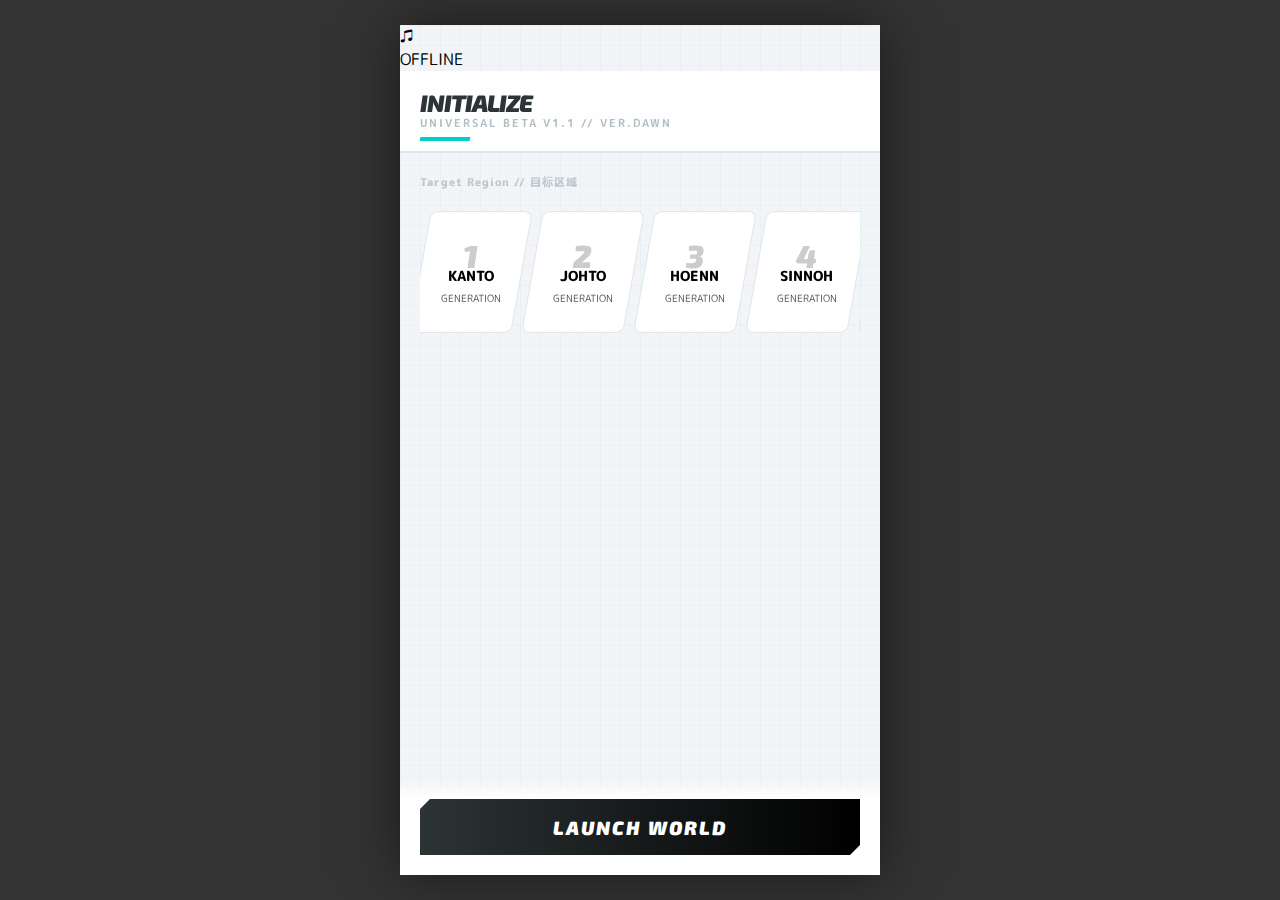
<file: greeting/greeting.html>
<!DOCTYPE html>
<html lang="zh-CN">
<head>
    <meta charset="UTF-8">
    <meta name="viewport" content="width=device-width, initial-scale=1.0, maximum-scale=1.0, user-scalable=no">
    <title>Universal Launcher // ver.Dawn</title>
    <!-- 引入字体 -->
    <link href="https://fonts.googleapis.com/css2?family=Exo+2:ital,wght@0,700;1,900&family=M+PLUS+Rounded+1c:wght@500;800;900&display=swap" rel="stylesheet">
    <link href="https://fonts.googleapis.com/css2?family=Press+Start+2P&display=swap" rel="stylesheet">
    
    <link rel="stylesheet" href="greeting.css">
</head>
<body>

<div class="launcher-frame">
    <!-- 装饰背景 -->
    <div class="bg-grid"></div>

    <!-- BGM 浮窗模块 -->
    <div id="bgm-float-btn" class="bgm-module paused" onclick="Launcher.toggleBGM()">
        <div class="bgm-icon-wrap">
            <span class="icon-note">♫</span>
            <div class="eq-bar b1"></div>
            <div class="eq-bar b2"></div>
            <div class="eq-bar b3"></div>
        </div>
        <span id="bgm-status-text">OFFLINE</span>
    </div>
    <audio id="sys-bgm-layer" loop>
        <source src="https://files.catbox.moe/5mz9sl.mp3" type="audio/mpeg">
    </audio>

    <!-- 顶部 -->
    <div class="header-strip">
        <div class="header-title">INITIALIZE</div>
        <div class="header-sub">Universal Beta V1.1 // Ver.Dawn</div>
        <div class="header-deco-line"></div>
    </div>

    <!-- 滚动区域 -->
    <div class="scroll-viewport">
        
        <!-- 世代选择 -->
        <span class="section-tag">Target Region // 目标区域</span>
        <div class="gen-selector-row" id="gen-list">
            <!-- JS 生成卡片 -->
        </div>

        <!-- 详细配置区域 -->
        <div id="detail-area" class="anim-fade" style="display:none;">
          
            <!-- 模拟器外壳 -->
            <div class="sim-frame">
              
                <!-- 屏幕显示层 -->
                <div id="screen-display" class="sim-screen">
                  
                    <!-- 屏幕头部 -->
                    <div class="sim-header">
                        <div>
                            <span class="section-tag" style="margin-bottom:2px; color:#111;">SYSTEM_TARGET</span>
                            <h2 id="region-name" class="sim-region-title">KANTO</h2>
                            <div id="feature-list" style="font-size:0.7rem; font-weight:700; opacity:0.6; margin-top:5px;">LOADING...</div>
                        </div>
                        <div id="region-badges" class="mech-badges-row"></div>
                    </div>

                    <!-- 屏幕主体 -->
                    <div id="render-zone" class="sim-content-body">
                        <!-- JS 渲染御三家选择 / 自定义面板 -->
                    </div>

                </div>
              
            </div>

        </div>

    </div>

    <!-- 底部按钮 -->
    <div class="btm-action-area">
        <button class="start-btn" onclick="Launcher.createWorld()">LAUNCH WORLD</button>
    </div>

</div>

<!-- 模拟 Logic 脚本 -->
<script src="greeting.js"></script>

</body>
</html>
</file>
<file: greeting/greeting.css>
:root {
    --c-bg: #f2f4f8; 
    --c-accent: #00cec9;
    --c-accent-dark: #00b894;
    --c-text: #2d3436; 
    --c-gray: #b2bec3;
    --c-frame: #ffffff;
    --font-ui: 'Exo 2', sans-serif;
    --font-txt: 'M PLUS Rounded 1c', sans-serif;

    --sk: -10deg;  /* 全局倾斜角度 */
    --sk-r: 10deg; /* 反向回正 */
}

body { 
    margin: 0; padding: 0; 
    background: #333; /* 调试背景 */
    display: flex; justify-content: center; align-items: center;
    height: 100vh; overflow: hidden;
    font-family: var(--font-txt);
}

/* 模拟手机/Tavern 窗口框架 */
.launcher-frame {
    position: relative;
    width: 100%; max-width: 480px; height: 100%; max-height: 850px;
    background: var(--c-bg);
    box-shadow: 0 0 50px rgba(0,0,0,0.5);
    /* border-radius: 20px; */ /* 如果是模拟APP可以加圆角 */
    overflow: hidden;
    display: flex; flex-direction: column;
}

/* 背景装饰网格 */
.bg-grid {
    position: absolute; inset: 0;
    background-image: 
        linear-gradient(rgba(0, 184, 148, 0.05) 1px, transparent 1px),
        linear-gradient(90deg, rgba(0, 184, 148, 0.05) 1px, transparent 1px);
    background-size: 20px 20px;
    z-index: 0; pointer-events: none;
}

/* === 头部 HEADER === */
.header-strip {
    position: relative; z-index: 10;
    padding: 20px 20px 10px;
    background: rgba(255,255,255,0.9);
    backdrop-filter: blur(10px);
    border-bottom: 2px solid #dfe6e9;
    transform: skewY(0deg); /* 保持水平 */
}
.header-title {
    font-family: var(--font-ui);
    font-weight: 900;
    font-size: 1.5rem;
    font-style: italic;
    color: var(--c-text);
    text-transform: uppercase;
    letter-spacing: -1px;
    line-height: 1;
}
.header-sub {
    font-size: 0.7rem; color: var(--c-gray); font-weight: 700;
    letter-spacing: 2px; text-transform: uppercase;
}
.header-deco-line {
    width: 50px; height: 4px; background: var(--c-accent);
    margin-top: 5px; transform: skewX(var(--sk));
}

/* === 主滚动区 === */
.scroll-viewport {
    flex: 1; overflow-y: auto; overflow-x: hidden;
    padding: 20px 20px 100px 20px; /* 底部给按钮留空 */
    position: relative; z-index: 5;
    mask-image: linear-gradient(to bottom, transparent 0%, black 5%, black 95%, transparent 100%);
    -webkit-mask-image: linear-gradient(to bottom, transparent 0%, black 5%, black 95%, transparent 100%);
}
.scroll-viewport::-webkit-scrollbar { display: none; }

/* === 世代选择卡片 GEN CREDITS === */
.gen-selector-row {
    display: flex; gap: 10px;
    overflow-x: auto; 
    padding: 10px 0 20px 0;
    scroll-behavior: smooth;
}
.gen-selector-row::-webkit-scrollbar { height: 4px; }
.gen-selector-row::-webkit-scrollbar-thumb { background: #dfe6e9; border-radius: 4px; }

.gen-card {
    flex: 0 0 100px; height: 120px;
    background: #fff;
    border: 1px solid #dfe6e9;
    transform: skewX(var(--sk));
    border-radius: 8px;
    cursor: pointer;
    transition: 0.2s cubic-bezier(0.34, 1.56, 0.64, 1);
    position: relative; overflow: hidden;
    display: flex; flex-direction: column; justify-content: center; align-items: center;
}
.gen-card .gc-inner { transform: skewX(var(--sk-r)); width: 100%; text-align: center; }

.gen-card:hover { border-color: var(--c-accent); background: #f0fdf9; }
.gen-card.active { 
    background: linear-gradient(135deg, #00b894 0%, #00cec9 100%);
    border-color: transparent;
    color: #fff;
    box-shadow: 0 10px 20px rgba(0, 184, 148, 0.3);
    transform: skewX(var(--sk)) scale(1.05) translateY(-5px);
}

.gc-num { font-size: 2rem; font-weight: 900; font-family: var(--font-ui); font-style: italic; line-height: 1; opacity: 0.2; }
.gen-card.active .gc-num { opacity: 0.4; }
.gc-name { font-weight: 800; font-size: 0.9rem; margin-top: -5px; position:relative; z-index:2; text-transform: uppercase; }
.gc-bonus { font-size: 0.6rem; margin-top: 5px; opacity: 0.7; }

/* === 详细面板 === */
.mech-badges-row {
    display: flex;
    gap: 8px;
    margin-bottom: 3px;
}
.mb-icon {
    width: 46px; height: 46px;
    background: #f1f2f6;
    border-radius: 6px;
    color: #b2bec3;
    display: flex; align-items: center; justify-content: center;
    transition: 0.2s;
    border: 1px solid #dfe6e9;
}
.mb-icon svg { width: 34px; height: 34px; stroke-width: 2.2; }
.sim-screen.theme-gen6 .mech-badges-row .mb-icon { color: #ffffff; }
.sim-screen.theme-gen7 .mech-badges-row .mb-icon { color: #9fdcff; }
.sim-screen.theme-gen8 .mech-badges-row .mb-icon { color: #ff6b6b; }
.sim-screen.theme-hisui .mech-badges-row .mb-icon { color: #dfe4ea; }
.sim-screen.theme-gen9 .mech-badges-row .mb-icon { color: #00cfc1; }
.mb-icon:hover {
    color: var(--c-accent-dark);
    background: #e0fcfc;
    border-color: var(--c-accent-dark);
    transform: translateY(-2px);
    box-shadow: 0 4px 8px rgba(0,0,0,0.05);
}

.section-tag {
    font-size: 0.7rem; color: var(--c-gray); font-weight: 800;
    letter-spacing: 1px; margin-bottom: 10px; display: block;
}

/* 御三家展示 */
.starter-grid {
    display: grid; grid-template-columns: 1fr 1fr 1fr; gap: 8px;
}
.starter-btn {
    background: #f8f9fa; border: 2px solid transparent; 
    border-radius: 8px; padding: 10px 4px;
    cursor: pointer; text-align: center;
    transition: all 0.2s; position: relative;
}
.starter-btn:hover { background: #fff; box-shadow: 0 5px 15px rgba(0,0,0,0.05); }
.starter-btn.selected {
    background: #fff; border-color: var(--c-accent-dark);
    box-shadow: 0 0 0 4px rgba(0, 184, 148, 0.1);
}
.starter-btn.selected::after {
    content: 'READY'; position: absolute; top: -8px; left: 50%; transform: translateX(-50%);
    background: var(--c-accent-dark); color: #fff; font-size: 0.6rem; padding: 2px 6px; border-radius: 4px; font-weight: 800;
}

.pk-img { width: 80px; height: 80px; object-fit: contain; filter: drop-shadow(0 3px 6px rgba(0,0,0,0.1)); }
.pk-name { display: block; font-size: 0.8rem; font-weight: 800; color: var(--c-text); margin-top: 5px; }

/* === 模式开关 (Anime Mode) === */
.config-block {
    margin-top: 20px;
    background: #2d3436; color: #fff;
    padding: 15px 20px; border-radius: 8px;
    display: flex; align-items: center; justify-content: space-between;
    box-shadow: inset 0 2px 5px rgba(0,0,0,0.2);
    position: relative; overflow: hidden;
    transform: skewX(var(--sk));
}
.config-block > * { transform: skewX(var(--sk-r)); }

.conf-text .ct-main { font-family: var(--font-ui); font-size: 1.1rem; font-weight: 900; font-style: italic; color: #fab1a0; }
.conf-text .ct-sub { font-size: 0.7rem; color: #b2bec3; }

.ch-box-wrap { position: relative; }
.native-check { display: none; }
.custom-check {
    width: 50px; height: 26px; background: #636e72; border-radius: 13px;
    position: relative; transition: 0.3s; cursor: pointer;
}
.custom-check::after {
    content:''; position: absolute; left: 4px; top: 4px; width: 18px; height: 18px;
    background: #fff; border-radius: 50%; transition: 0.3s cubic-bezier(0.3, 1.5, 0.7, 1);
}
.native-check:checked + .custom-check { background: #00cec9; }
.native-check:checked + .custom-check::after { transform: translateX(24px); }

/* === 底部按钮 START === */
.btm-action-area {
    position: absolute; bottom: 0; left: 0; right: 0;
    padding: 20px;
    background: linear-gradient(to top, #fff 80%, transparent 100%);
    z-index: 20;
}

.start-btn {
    width: 100%; height: 56px; border: none;
    background: linear-gradient(90deg, #2d3436 0%, #000 100%);
    color: #fff; font-family: var(--font-ui); font-size: 1.2rem; font-weight: 900; font-style: italic;
    text-transform: uppercase; letter-spacing: 2px;
    clip-path: polygon(10px 0, 100% 0, 100% calc(100% - 10px), calc(100% - 10px) 100%, 0 100%, 0 10px);
    cursor: pointer; transition: 0.2s; position: relative; overflow: hidden;
}
.start-btn:hover {
    background: #00b894; transform: translateY(-3px);
    box-shadow: 0 10px 25px rgba(0, 184, 148, 0.4);
}
.start-btn:active { transform: translateY(2px); }
.start-btn::after {
    content: ''; position: absolute; top: 0; left: -100%; width: 50%; height: 100%;
    background: linear-gradient(90deg, transparent, rgba(255,255,255,0.3), transparent);
    transform: skewX(-20deg);
    animation: lightPass 3s infinite;
}

@keyframes lightPass { 0% { left: -100%; } 20% { left: 150%; } 100% { left: 150%; } }
/* 选中态高亮 */
.type-badge {
    font-size: 0.6rem; padding: 2px 6px; border-radius: 4px; background: rgba(0,0,0,0.05); color: #636e72; margin-top: 4px; display:inline-block; font-weight: 700;
}

/* 动画 */
@keyframes fadeIn { from { opacity: 0; transform: translateY(10px); } to { opacity: 1; transform: translateY(0); } }
.anim-fade { animation: fadeIn 0.3s ease-out forwards; }

/* === [ADDON] 自定义模式组件样式 === */

/* 输入框样式 (Input) */
.hero-input {
    width: 100%; box-sizing: border-box;
    padding: 12px 15px; border-radius: 8px; border: 2px solid #dfe6e9;
    background: #fff; font-family: var(--font-txt);
    font-size: 1rem; color: #2d3436; font-weight: 700;
    transition: 0.2s; outline: none; margin-bottom: 5px;
}
.hero-input:focus { border-color: var(--c-accent); box-shadow: 0 0 0 4px rgba(0, 206, 201, 0.1); }
.hero-lbl {
    font-size: 0.7rem; color: #b2bec3; font-weight: 800; text-transform: uppercase; margin: 0 0 4px 4px;
}

/* 8大功能开关网格 */
.mech-grid {
    display: grid; grid-template-columns: 1fr 1fr; gap: 10px; margin-top: 10px;
}
.switch-card {
    background: #f1f2f6; border-radius: 6px; padding: 10px 12px;
    display: flex; align-items: center; justify-content: space-between;
    cursor: pointer; transition: 0.2s; border: 1px solid transparent;
    position: relative; overflow: hidden;
}
.switch-card:hover { background: #dfe6e9; }
.switch-card.active {
    background: #e0fcfc; border-color: var(--c-accent-dark);
}

.sc-label { font-size: 0.7rem; font-weight: 700; color: #636e72; line-height: 1.2; }
.switch-card.active .sc-label { color: var(--c-accent-dark); }

.sc-icon {
    width: 24px; height: 24px; margin-right: 10px;
    color: #b2bec3;
    transition: 0.2s; flex-shrink: 0;
    display: flex; align-items: center; justify-content: center;
}
.switch-card.active .sc-icon {
    color: var(--c-accent-dark);
    transform: scale(1.1);
}
.sc-icon svg { width: 100%; height: 100%; stroke-width: 2; }

/* 原生 checkbox 隐藏但保留功能 */
.sc-box {
    width: 16px; height: 16px; border: 2px solid #b2bec3;
    border-radius: 4px; display: inline-block; position: relative;
    transition: 0.2s; flex-shrink: 0;
}
.switch-card.active .sc-box { background: var(--c-accent-dark); border-color: var(--c-accent-dark); }
/* 简单的勾选符号 */
.switch-card.active .sc-box::after {
    content:''; position:absolute; top:1px; left:4px;
    width:5px; height:9px; border-right:2px solid #fff; border-bottom:2px solid #fff;
    transform:rotate(45deg);
}

/* =========================================
   SIMULATION SCREEN CONTAINER (画中画) - V2 (Sleek)
   ========================================= */

.sim-frame {
    background: #ffffff;
    border: 1px solid #b2bec3;
    border-radius: 12px;
    padding: 6px;
    margin-top: 15px;
    box-shadow:
        0 15px 35px rgba(0,0,0,0.1),
        0 5px 15px rgba(0,0,0,0.05);
    position: relative;
    transform-style: preserve-3d;
}

.sim-frame::before {
    content: " // SIMULATION_CORE ";
    position: absolute;
    top: -18px;
    right: 0px;
    font-size: 0.6rem;
    color: #636e72;
    font-weight: 800;
    opacity: 0.5;
    letter-spacing: 1px;
}

.sim-screen {
    background: #dae3e7;
    border-radius: 8px;
    position: relative;
    overflow: hidden;
    min-height: 400px;
    border: 2px solid #2d3436;
    box-shadow: inset 0 0 30px rgba(0,0,0,0.1);
    display: flex;
    flex-direction: column;
}

.sim-screen::after {
    content: " ";
    display: block;
    position: absolute;
    inset: 0;
    background: linear-gradient(to bottom, rgba(255,255,255,0), rgba(0,0,0,0.03) 50%, rgba(0,0,0,0.01) 50%, rgba(255,255,255,0));
    background-size: 100% 3px;
    z-index: 99;
    pointer-events: none;
}

.sim-header {
    height: auto;
    padding: 12px 16px;
    background: linear-gradient(to bottom, #fff 0%, rgba(255,255,255,0.8) 100%);
    border-bottom: 1px solid rgba(0,0,0,0.1);
    display: flex;
    justify-content: space-between;
    align-items: center;
    position: relative;
    z-index: 2;
}

.sim-header div:first-child {
    display: flex;
    flex-direction: column;
}

.sim-region-title {
    font-size: 1.6rem;
    margin: 0;
    line-height: 1;
    font-family: var(--font-ui);
    font-style: italic;
    text-transform: uppercase;
    color: #ffffff;
    letter-spacing: -1px;
    text-shadow: 2px 2px 0px rgba(0,0,0, 0.5);
}

.sim-header div #feature-list {
    margin: 2px 0 0 2px !important;
    font-size: 0.65rem !important;
    background: #dfe6e9;
    color: #636e72;
    padding: 2px 6px;
    border-radius: 4px;
    display: inline-block;
    width: fit-content;
}

.sim-content-body {
    flex: 1;
    padding: 20px;
    overflow-y: auto;
    text-align: left;
}

.sim-content-body .section-tag {
    color: #4a5559;
    opacity: 0.6;
    margin-bottom: 8px;
    font-size: 0.65rem;
}

.starter-grid {
    gap: 12px;
}

.starter-btn {
    border: 1px solid rgba(0,0,0,0.1);
    background: rgba(255,255,255,0.7);
    box-shadow: 0 4px 6px rgba(0,0,0,0.05);
}

.starter-btn.selected {
    border-color: #2d3436 !important;
    background: #fff;
    box-shadow: none;
    transform: translateY(2px);
}

.starter-btn.selected::after {
    background: #000;
    letter-spacing: 1px;
}

#anime-options {
    transform: none;
    margin-top: 15px;
    border: 1px dashed #636e72;
    background: rgba(45, 52, 54, 0.05);
    color: #2d3436;
    box-shadow: none;
}

#anime-options * {
    transform: none;
}

#anime-options .ct-main {
    color: #00b894;
    font-size: 0.9rem;
}

#anime-options .ct-sub {
    color: #636e72;
}

.custom-check {
    background: #b2bec3;
    height: 20px;
    width: 40px;
}

.custom-check::after {
    width: 16px;
    height: 16px;
    top: 2px;
    left: 2px;
}

.native-check:checked + .custom-check {
    background: #2d3436;
}

/* =========================================
   THEME: GEN 1 (RETRO CHROME / MONOCHROME)
   ========================================= */

/* 1. 屏幕背景与全局字体 */
.sim-screen.theme-gen1 {
    background: #fff;
    font-family: 'Press Start 2P', cursive;
    color: #000;
}

/* 2. 双线边框 */
.sim-screen.theme-gen1 .starter-btn,
.sim-screen.theme-gen1 .sim-header {
    border: 4px double #000 !important;
    border-radius: 0 !important;
    background: transparent !important;
    box-shadow: none !important;
    transform: none !important;
}

/* 3. 头部特殊样式 */
.sim-screen.theme-gen1 .sim-header {
    border-bottom: 4px double #000 !important;
    border-top: none !important;
    border-left: none !important;
    border-right: none !important;
    padding: 10px;
    align-items: flex-end;
}

.sim-screen.theme-gen1 .sim-region-title {
    font-family: 'Press Start 2P', cursive;
    font-size: 1.2rem;
    font-style: normal;
    color: #000;
    text-shadow: 2px 2px #ccc;
}

.sim-screen.theme-gen1 #feature-list {
    font-size: 0.6rem !important;
    background: none !important;
    color: #000 !important;
    text-transform: uppercase;
}

.sim-screen.theme-gen1 #feature-list::before {
    content: ":L";
}

/* 4. 御三家按钮 */
.sim-screen.theme-gen1 .starter-grid {
    row-gap: 15px;
}

.sim-screen.theme-gen1 .starter-btn {
    display: flex;
    flex-direction: column;
    align-items: center;
    justify-content: flex-end;
    padding: 10px;
    position: relative;
    box-shadow: 4px 4px 0px #000 !important;
    transition: margin 0.1s, box-shadow 0.1s;
}

.sim-screen.theme-gen1 .pk-img {
    filter: grayscale(100%) contrast(150%) brightness(1.1);
}

.sim-screen.theme-gen1 .pk-name {
    font-size: 0.6rem;
    margin-top: 5px;
    letter-spacing: -1px;
}

.sim-screen.theme-gen1 .starter-btn.selected {
    border-color: #000 !important;
    transform: translate(2px, 2px) !important;
    box-shadow: 2px 2px 0px #000 !important;
}

.sim-screen.theme-gen1 .starter-btn.selected::after {
    top: -12px;
    background: #000;
    font-family: 'Press Start 2P', cursive;
    font-size: 0.5rem;
    padding: 4px 4px 2px 4px;
    border-radius: 0;
}

.sim-screen.theme-gen1 .starter-btn.selected::before {
    content: "▶";
    position: absolute;
    left: 4px;
    top: 50%;
    transform: translateY(-50%);
    font-size: 0.8rem;
    animation: pixelBlink 0.8s infinite steps(2, start);
}

@keyframes pixelBlink {
    0% { opacity: 1; }
    50% { opacity: 0; }
    100% { opacity: 1; }
}

/* 5. Anime Mode 区块 */
.sim-screen.theme-gen1 #anime-options {
    background: transparent;
    border: 4px double #000;
    border-radius: 0 !important;
}

.sim-screen.theme-gen1 #anime-options .ct-main {
    color: #000;
    font-family: 'Press Start 2P', cursive;
    font-size: 0.7rem;
    font-style: normal;
}

.sim-screen.theme-gen1 #anime-options .ct-sub {
    display: none;
}

.sim-screen.theme-gen1 .custom-check {
    background: transparent;
    box-shadow: none;
    width: auto;
    height: auto;
    border: none;
}

.sim-screen.theme-gen1 .custom-check::after {
    display: none;
}

.sim-screen.theme-gen1 .native-check + .custom-check::before {
    content: "OFF";
    font-family: 'Press Start 2P', cursive;
    font-size: 1rem;
    color: #999;
}

.sim-screen.theme-gen1 .native-check:checked + .custom-check::before {
    content: "ON";
    color: #000;
    text-decoration: underline;
}

/* =========================================
   THEME: GEN 2 (GBC STYLE / JOHTO)
   ========================================= */

.sim-screen.theme-gen2 {
    background: #f8f8f0;
    font-family: 'Press Start 2P', cursive;
    color: #222;
}

.sim-screen.theme-gen2 .sim-header {
    background: #222;
    color: #fff;
    border-bottom: 2px solid #555;
    padding: 8px 12px;
    align-items: center;
}

.sim-screen.theme-gen2 .sim-region-title {
    font-family: 'Press Start 2P', cursive;
    font-size: 1rem;
    color: #fff;
    text-shadow: 2px 2px #444;
    font-style: normal;
}

.sim-screen.theme-gen2 #region-badges .mb-icon {
    filter: sepia(100%) hue-rotate(180deg) saturate(300%);
}

.sim-screen.theme-gen2 .starter-btn {
    border: 3px solid #222 !important;
    border-radius: 6px !important;
    background: #fff !important;
    box-shadow: 4px 4px 0px rgba(0,0,0,0.15) !important;
    position: relative;
    padding-top: 15px;
    transition: transform 0.1s;
}

.sim-screen.theme-gen2 .pk-img {
    image-rendering: pixelated;
    filter: contrast(120%) brightness(105%) saturate(50%);
    transition: 0.2s;
}

.sim-screen.theme-gen2 .pk-name {
    margin-top: 8px;
    font-size: 0.55rem;
    background: #eee;
    width: 100%;
    text-align: center;
    padding: 4px 0;
    border-top: 2px solid #222;
}

.sim-screen.theme-gen2 .starter-btn.selected {
    transform: translateY(-2px);
    border-color: #000 !important;
    background: #fff !important;
    z-index: 10;
    box-shadow: 3px 3px 0 2px rgba(0,0,0,0.1) !important;
}

.sim-screen.theme-gen2 .starter-btn.selected .pk-img {
    filter: contrast(120%) saturate(100%);
    transform: scale(1.1);
}

.sim-screen.theme-gen2 .starter-btn.selected::before {
    content: "HP: █████";
    position: absolute;
    top: 4px;
    left: 4px;
    font-size: 0.5rem;
    color: #222;
    background: transparent;
    font-family: 'Press Start 2P';
    letter-spacing: -2px;
}

.sim-screen.theme-gen2 .starter-btn.selected::after {
    content: "Lv 5";
    background: #222;
    color: #fff;
    top: auto;
    bottom: 33px;
    right: 0;
    left: auto;
    border-radius: 4px 0 0 0;
    font-size: 0.5rem;
    padding: 2px 4px;
    transform: none;
}

.sim-screen.theme-gen2 #anime-options {
    background: #fff;
    border: 3px solid #222;
    border-radius: 6px !important;
    box-shadow: 3px 3px 0 rgba(0,0,0,0.2) !important;
    transform: none;
}

.sim-screen.theme-gen2 #anime-options .ct-main {
    color: #222;
    font-family: 'Press Start 2P';
    font-size: 0.65rem;
    font-style: normal;
}

.sim-screen.theme-gen2 .custom-check {
    width: 32px;
    height: 16px;
    background: #ddd;
    border: 2px solid #222;
    border-radius: 8px;
}

.sim-screen.theme-gen2 .custom-check::after {
    width: 6px;
    height: 6px;
    background: #222;
    border-radius: 50%;
    top: 3px;
    left: 3px;
}

.sim-screen.theme-gen2 .native-check:checked + .custom-check {
    background: #6c5ced;
}

/* =========================================
   THEME: GEN 3 (HOENN) - HOTFIX FINAL
   ========================================= */

.sim-screen.theme-gen3 {
    background: linear-gradient(to bottom, #effedd 0%, #bdecb6 100%);
    font-family: 'Press Start 2P', cursive;
    color: #3e3e3e;
}

.sim-screen.theme-gen3::before {
    content: "";
    position: absolute;
    inset: 0;
    pointer-events: none;
    z-index: 0;
    background: repeating-linear-gradient(0deg, transparent, transparent 2px, rgba(0,128,0,0.1) 3px);
}

.sim-screen.theme-gen3 .sim-header {
    background: #505058;
    border-bottom: 4px solid #bebf7f;
    color: #fff !important;
    padding: 10px;
    z-index: 5;
    border-top: none;
    border-left: none;
    border-right: none;
}

.sim-screen.theme-gen3 .sim-region-title {
    font-family: 'Press Start 2P';
    font-size: 1.1rem;
    color: #fff;
    text-shadow: 2px 2px 0 #222;
    margin: 0;
}

.sim-screen.theme-gen3 #feature-list {
    display: none;
}

.sim-screen.theme-gen3 .starter-btn {
    box-sizing: border-box !important;
    position: relative !important;
    overflow: hidden !important;
    background: #f8f8e0 !important;
    border: 3px solid #484848 !important;
    border-radius: 6px 0 16px 0 !important;
    padding: 35px 5px 10px 5px !important;
    display: flex;
    flex-direction: column;
    align-items: center;
    justify-content: flex-end;
    box-shadow: 4px 4px 0 rgba(0,0,0,0.3) !important;
    transition: none !important;
    transform: none !important;
    margin-top: 0 !important;
    z-index: 1;
}

.sim-screen.theme-gen3 .starter-btn::before {
    content: "HP";
    position: absolute !important;
    top: 9px !important;
    left: 6px !important;
    font-size: 0.6rem !important;
    color: #bfa040 !important;
    font-weight: 900 !important;
    z-index: 10 !important;
    letter-spacing: 0 !important;
}

.sim-screen.theme-gen3 .starter-btn::after {
    content: "" !important;
    position: absolute !important;
    top: 9px !important;
    left: 28px !important;
    right: 8px !important;
    width: auto !important;
    height: 7px !important;
    border-radius: 4px !important;
    border: 1px solid #444 !important;
    background: #505050 !important;
    z-index: 5 !important;
    box-shadow: none !important;
    transform: none !important;
}

.sim-screen.theme-gen3 .starter-btn.selected {
    background: #404048 !important;
    border-color: #d05030 !important;
    z-index: 20;
    margin-top: -5px !important;
    box-shadow: 6px 9px 0 rgba(0,0,0,0.3) !important;
}

.sim-screen.theme-gen3 .starter-btn.selected::before {
    color: #fff !important;
    text-shadow: 1px 1px 0 rgba(0,0,0,0.5);
}

.sim-screen.theme-gen3 .starter-btn.selected::after {
    background: linear-gradient(180deg, #7be8ad 0%, #20c030 50%, #0a8a1a 100%) !important;
    border-color: #fff !important;
    box-shadow: 0 0 5px #40ff70 !important;
}

.sim-screen.theme-gen3 .pk-img {
    max-width: 60%;
    height: auto;
    object-fit: contain;
    filter: drop-shadow(4px 4px 0 rgba(0,0,0,0.2));
}

.sim-screen.theme-gen3 .pk-name {
    color: #404040;
    margin-top: 5px;
    font-size: 0.6rem;
}

.sim-screen.theme-gen3 .starter-btn.selected .pk-name {
    color: #fff !important;
}

.sim-screen.theme-gen3 #anime-options {
    background: #5d6d7d;
    border: 2px solid #fff;
    box-shadow: 4px 4px 0 rgba(0,0,0,0.3);
    margin-top: 20px;
}

.sim-screen.theme-gen3 .custom-check {
    border-radius: 0;
    background: #333;
}

.sim-screen.theme-gen3 .custom-check::after {
    border-radius: 0;
    background: #eeccbb;
}

/* =========================================
   THEME: GEN 4 (SINNOH BATTLE UI)
   ========================================= */

.sim-screen.theme-gen4 {
    background: linear-gradient(to bottom, #ffffff 0%, #e0f0ff 60%, #c0e0ff 100%);
    font-family: 'Press Start 2P', cursive;
    color: #333;
    filter: contrast(1.05);
}

.sim-screen.theme-gen4::before {
    display: none;
}

.sim-screen.theme-gen4 .sim-header {
    background: #2b323c;
    border: 4px solid #dec25b;
    border-radius: 12px;
    box-shadow: 0 4px 0 rgba(0,0,0,0.2) !important;
    color: #fff !important;
    text-shadow: 2px 2px 0 #000;
    padding: 12px 16px;
    margin-bottom: 5px;
    z-index: 5;
}

.sim-screen.theme-gen4 .sim-region-title {
    font-family: 'Press Start 2P', cursive;
    font-size: 1rem;
    font-style: normal;
    color: #fff;
    text-transform: uppercase;
    line-height: 1.4;
}

.sim-screen.theme-gen4 #feature-list {
    display: none;
}

.sim-screen.theme-gen4 .starter-btn {
    box-sizing: border-box !important;
    position: relative !important;
    overflow: visible !important;
    background: #ffffff !important;
    border: 3px solid #484153 !important;
    border-radius: 8px !important;
    padding: 10px !important;
    display: flex;
    flex-direction: column;
    align-items: center;
    justify-content: center;
    box-shadow: 3px 3px 0 rgba(0,0,0,0.3) !important;
    margin-top: 0 !important;
    transform: none !important;
    transition: none !important;
}

.sim-screen.theme-gen4 .starter-btn::before,
.sim-screen.theme-gen4 .starter-btn::after {
    display: none !important;
    content: none !important;
    width: 0 !important;
    height: 0 !important;
}

.sim-screen.theme-gen4 .pk-img {
    filter: drop-shadow(2px 2px 0 rgba(0,0,0,0.2));
    margin-bottom: 8px;
    transition: none;
}

.sim-screen.theme-gen4 .pk-name {
    color: #484153;
    font-size: 0.65rem;
    padding: 0;
    background: none;
    border: none;
    margin: 0;
}

.sim-screen.theme-gen4 .starter-btn.selected {
    border-color: #d03e3e !important;
    box-shadow: none !important;
    background: #fdf0f0 !important;
    transform: translateY(2px) !important;
}

.sim-screen.theme-gen4 .starter-btn.selected .pk-name::before {
    content: "▶";
    position: absolute;
    left: 6px;
    top: 50%;
    transform: translateY(-50%);
    font-size: 1rem;
    color: #333;
    animation: blinkG4 0.5s infinite;
}

@keyframes blinkG4 {
    0%,100% { opacity: 1; }
    50% { opacity: 0; }
}

.sim-screen.theme-gen4 #anime-options {
    background: #2b323c;
    border: 4px solid #dec25b;
    border-radius: 8px;
    box-shadow: none;
}

.sim-screen.theme-gen4 .ct-main {
    color: #fff !important;
    font-family: 'Press Start 2P';
}

.sim-screen.theme-gen4 .custom-check {
    border-radius: 4px;
    border: 2px solid #fff;
}

.sim-screen.theme-gen4 .native-check:checked + .custom-check {
    background: #d03e3e;
}

/* =========================================
   THEME: GEN 5 (FIXED: PIXEL TECH / GREY-GLASS)
   ========================================= */

/* 1. 屏幕背景：深岩石灰 + 微微网格 (不是死黑！) */
.sim-screen.theme-gen5 {
    background: #252528; /* 这是一种有质感的深灰 */
  
    /* 所有的字体强制回滚到像素风 */
    font-family: 'Press Start 2P', cursive !important;
    color: #fff;
}

/* 背景格纹装饰：浅灰线条，这种对比度看得清 */
.sim-screen.theme-gen5::before {
    content: ""; position: absolute; inset: 0; pointer-events: none;
    z-index: 0;
    /* 细微的网格背景 */
    background-image: 
        linear-gradient(rgba(255, 255, 255, 0.05) 1px, transparent 1px),
        linear-gradient(90deg, rgba(255, 255, 255, 0.05) 1px, transparent 1px);
    background-size: 20px 20px;
    opacity: 0.5;
}

/* 2. 头部：黑科技面板 (Header) */
.sim-screen.theme-gen5 .sim-header {
    /* 采用比背景更深一点的灰，形成层次 */
    background: #111; 
  
    /* 醒目的科技白-灰渐变边框 */
    border: 2px solid #a0a0a0;
    border-top: 2px solid #fff; /* 定部高光 */
  
    /* 清除所有干扰 */
    border-radius: 0; 
    box-shadow: 0 4px 0 rgba(0,0,0,0.5); /* 硬朗投影 */
  
    padding: 12px 14px;
    color: #fff !important;
    text-shadow: 2px 2px 0 #000; /* 确保文字够清晰 */
    z-index: 10;
  
    /* 取消之前的圆角、特殊变性 */
    border-left: 2px solid #a0a0a0; border-right: 2px solid #a0a0a0; 
    display: flex; justify-content: space-between; align-items: center;
}

/* 标题 */
.sim-screen.theme-gen5 .sim-region-title {
    font-family: 'Press Start 2P', cursive;
    color: #fff;
    font-size: 0.9rem; margin: 0;
    font-style: normal;
}

/* 把它设计成 C-Gear 上的 Wifi 信号指示或者电量 */
.sim-screen.theme-gen5 #feature-list {
    display: block !important;
    background: transparent !important;
    color: #0bd !important; /* 科技蓝 */
    border: 1px solid #0bd;
    font-size: 0.5rem !important; padding: 2px 4px;
    box-shadow: 0 0 5px rgba(0, 187, 221, 0.5);
    text-shadow: none;
}

/* 3. 中间卡片：战斗指令风格 (灰黑玻璃块) */
.sim-screen.theme-gen5 .starter-btn {
    box-sizing: border-box !important; position: relative !important;
    overflow: hidden !important;
  
    /* 灰黑色半透明玻璃块，不是死黑 */
    background: rgba(40, 40, 45, 0.9) !important;
  
    /* 锋利的银白边框 */
    border: 2px solid #999 !important;
    /* 切两个角：左下、右上 (六边形的一半) */
    clip-path: polygon(10px 0, 100% 0, 100% calc(100% - 10px), calc(100% - 10px) 100%, 0 100%, 0 10px);
  
    padding: 10px !important;
    display: flex; flex-direction: column; align-items: center; justify-content: flex-end; /* 图在下 */

    margin-top: 0 !important; transform: none !important; transition: none !important;
}

/* 卡片内部：清除任何伪元素，确保干净 */
.sim-screen.theme-gen5 .starter-btn::after, 
.sim-screen.theme-gen5 .starter-btn::before {
    display: none !important; content: none !important;
}

/* 这代的图片：可以保留色彩，有点像全息投影 */
.sim-screen.theme-gen5 .pk-img {
    filter: drop-shadow(0 0 2px rgba(255,255,255,0.5));
    transition: none;
    margin-bottom: 5px;
}

/* 名字：加上背景框 */
.sim-screen.theme-gen5 .pk-name {
    width: 100%;
    /* 深灰底白字 */
    background: #444; color: #fff; 
    border: 1px solid #666;
    font-size: 0.55rem; padding: 4px 0;
    text-align: center; margin-top: 5px;
}

/* 4. 选中态：不要移动！只变色！ */
.sim-screen.theme-gen5 .starter-btn.selected {
    /* 框变亮 */
    border-color: #4ceb58 !important; /* Gen5 的特异绿 */
    background: #111 !important; /* 按下变深 */
    box-shadow: inset 0 0 20px rgba(76, 235, 88, 0.2) !important;
    transform: none !important; 
}

/* 选中文字 */
.sim-screen.theme-gen5 .starter-btn.selected .pk-name {
    background: #4ceb58; color: #000; text-shadow: none; border-color: #fff;
    font-weight: 900;
}

/* 选中图片：不需要动，加亮一點就行 */
.sim-screen.theme-gen5 .starter-btn.selected .pk-img {
    filter: drop-shadow(0 0 10px rgba(76, 235, 88, 0.6)) brightness(1.2);
}

/* 5. 开关部分：灰黑机械配 */
.sim-screen.theme-gen5 #anime-options {
    background: #333; border: 2px solid #aaa; box-shadow: 2px 2px 0 #000;
}
.sim-screen.theme-gen5 .ct-main { color: #fff !important; font-family:'Press Start 2P'; }
.sim-screen.theme-gen5 .custom-check { border-radius: 2px; border: 1px solid #aaa; background: #111; }
.sim-screen.theme-gen5 .native-check:checked + .custom-check { background: #4ceb58; }

/* =========================================
   THEME: GEN 6 (KALOS / 3D SKEUOMORPHISM)
   ========================================= */

/* 1. 屏幕背景：模拟 3DS 下屏 PSS 系统的气泡背景 */
.sim-screen.theme-gen6 {
    background: radial-gradient(circle at 50% 50%, #eff2f5 0%, #dfe4ea 100%);
    font-family: 'Press Start 2P', cursive;
    color: #333;
}

.sim-screen.theme-gen6::before {
    content: ""; position: absolute; inset: 0; pointer-events: none; z-index: 0;
    background: 
        radial-gradient(circle at 10% 10%, rgba(200, 50, 50, 0.15) 0%, transparent 40%),
        radial-gradient(circle at 90% 90%, rgba(50, 50, 200, 0.15) 0%, transparent 40%);
    background-size: 100% 100%;
}

/* 2. 头部：战斗指令黑框 (模拟半透明黑玻璃) */
.sim-screen.theme-gen6 .sim-header {
    background: linear-gradient(180deg, rgba(40,40,45,0.95) 0%, rgba(20,20,25,0.95) 100%);
    border: 3px solid #ced6e0;
    border-radius: 8px;
    box-shadow: 
        0 4px 5px rgba(0,0,0,0.3),
        inset 0 1px 0 rgba(255,255,255,0.4);
    border-bottom: 4px solid #fff;
    border-image: linear-gradient(to right, #e84343 0%, #3498db 100%) 1;
    padding: 10px 15px;
    margin-bottom: 8px;
    z-index: 5;
    border-left: none;
    border-right: none;
    border-top: 1px solid #777;
}

.sim-screen.theme-gen6 .sim-region-title {
    font-family: 'Press Start 2P', cursive !important;
    color: #fff !important;
    text-shadow: 2px 2px 0 #000;
    font-size: 0.9rem;
    font-style: italic;
    letter-spacing: -1px;
}

.sim-screen.theme-gen6 #feature-list {
    background: linear-gradient(to bottom, #fff 0%, #dcdcdc 100%) !important;
    color: #444 !important;
    border: 1px solid #aaa;
    border-radius: 10px;
    box-shadow: 0 2px 2px rgba(0,0,0,0.2) !important;
}

/* 3. 御三家卡片：SKEUOMORPHIC 亮面按钮 */
.sim-screen.theme-gen6 .starter-btn {
    box-sizing: border-box !important; position: relative !important;
    background: linear-gradient(to bottom, #ffffff 0%, #f1f2f6 50%, #dfe4ea 51%, #ced6e0 100%) !important;
    border: 2px solid #bdc3c7 !important;
    border-radius: 16px !important;
    box-shadow: 
        inset 0 1px 0 #fff,
        inset 0 0 2px rgba(255,255,255,0.7),
        0 4px 6px rgba(0,0,0,0.4) !important;
    padding: 10px !important;
    display: flex; flex-direction: column; align-items: center; justify-content: center;
    transform: none !important; margin-top: 0 !important;
}

.sim-screen.theme-gen6 .starter-btn::after,
.sim-screen.theme-gen6 .starter-btn::before {
    display: none !important; content: none !important;
}

.sim-screen.theme-gen6 .pk-img {
    filter: drop-shadow(0 4px 2px rgba(0,0,0,0.2));
    margin-bottom: 5px; opacity: 0.9;
}

.sim-screen.theme-gen6 .pk-name {
    color: #2f3542;
    text-shadow: 0 1px 0 #fff;
    margin-top: 5px;
    font-size: 0.6rem;
    font-weight: 800;
}

/* 4. 选中态：DNA 爆发 */
.sim-screen.theme-gen6 .starter-btn.selected {
    border: 3px solid #fff !important;
    background: linear-gradient(135deg, #2c3e50 0%, #000 100%) !important;
    box-shadow: 
        0 0 0 2px #d63031,
        0 0 15px rgba(52, 152, 219, 0.8),
        inset 0 0 10px rgba(0,0,0,0.5) !important;
}

.sim-screen.theme-gen6 .starter-btn.selected .pk-name {
    color: #fff !important;
    text-shadow: 0 0 5px #e84343, 0 0 10px #3498db !important;
}

.sim-screen.theme-gen6 .starter-btn.selected .pk-img {
    filter: drop-shadow(0 0 8px rgba(255, 255, 255, 0.8));
    opacity: 1; transform: scale(1.05);
}

/* 5. 开关部分：3DS 系统设置风格 */
.sim-screen.theme-gen6 #anime-options {
    background: #ecf0f1; border: 1px solid #bdc3c7; border-radius: 8px;
    box-shadow: inset 0 1px 0 #fff;
}
.sim-screen.theme-gen6 .ct-main { color: #333 !important; font-family:'Press Start 2P'; text-shadow:0 1px 0 #fff; }
.sim-screen.theme-gen6 .custom-check { 
    background: #bdc3c7; border-radius: 20px; box-shadow: inset 0 2px 3px rgba(0,0,0,0.2); 
    border:none;
}
.sim-screen.theme-gen6 .custom-check::after {
    background: radial-gradient(circle at 30% 30%, #fff, #bbb);
    box-shadow: 0 2px 2px rgba(0,0,0,0.3); border-radius: 50%;
}
.sim-screen.theme-gen6 .native-check:checked + .custom-check { background: #3498db; }

/* =========================================
   THEME: GEN 7 (ALOLA / OCEAN GRADIENT)
   ========================================= */

/* 1. 屏幕背景：阳光照耀下的阿罗拉海域 */
.sim-screen.theme-gen7 {
    background: radial-gradient(circle at 50% 100%, #1597bb 0%, #034b75 60%, #012b45 100%);
    font-family: 'Press Start 2P', cursive;
    color: #fff;
}

.sim-screen.theme-gen7::before {
    content: ""; position: absolute; inset: 0; pointer-events: none; z-index: 0;
    background: 
        radial-gradient(ellipse at 80% 20%, rgba(255,255,255,0.1) 0%, transparent 20%),
        radial-gradient(ellipse at 20% 80%, rgba(255,255,255,0.1) 0%, transparent 20%);
    opacity: 0.6;
}

/* 2. 头部：气泡式长条对话框 */
.sim-screen.theme-gen7 .sim-header {
    background: linear-gradient(170deg, rgba(8, 77, 117, 0.9) 20%, rgba(3, 38, 59, 0.95) 100%);
    border: none;
    border-bottom: 3px solid rgba(48, 227, 246, 0.5);
    border-radius: 20px 0 20px 0;
    margin: 5px 10px 10px 10px;
    padding: 12px 20px;
    z-index: 10;
    box-shadow: 0 5px 15px rgba(0,0,0,0.3);
}

.sim-screen.theme-gen7 .sim-region-title {
    font-family: 'Press Start 2P', cursive !important;
    color: #fff !important;
    text-shadow: 0 0 5px rgba(0, 192, 255, 0.8);
    font-size: 0.9rem;
    font-style: italic;
}

.sim-screen.theme-gen7 #feature-list {
    background: transparent !important;
    border: 2px solid #fff;
    border-radius: 50px;
    color: #fff !important;
    font-size: 0.55rem !important;
    padding: 2px 8px;
    box-shadow: 0 0 5px white;
}

/* 3. 御三家 UI：深海透视卡片 */
.sim-screen.theme-gen7 .starter-btn {
    box-sizing: border-box !important; position: relative !important;
    overflow: hidden !important;
    background: linear-gradient(135deg, rgba(14, 88, 126, 0.6) 0%, rgba(6, 40, 60, 0.8) 100%) !important;
    border: 1px solid rgba(255,255,255,0.3) !important;
    border-radius: 12px !important;
    padding: 10px !important;
    box-shadow: 0 4px 6px rgba(0,0,0,0.2) !important;
    display: flex; flex-direction: column; align-items: center; justify-content: flex-end;
    transform: none !important; margin: 0 !important; transition: none !important;
}

.sim-screen.theme-gen7 .starter-btn::after, 
.sim-screen.theme-gen7 .starter-btn::before {
    display: none !important; content: none !important;
}

.sim-screen.theme-gen7 .pk-img {
    filter: drop-shadow(0 4px 8px rgba(0,0,0,0.4));
    margin-bottom: 5px;
    transition: none !important;
}

.sim-screen.theme-gen7 .pk-name {
    width: 100%;
    background: rgba(0,0,0,0.2);
    border-radius: 4px;
    color: #8ed6ff;
    font-size: 0.6rem;
    margin-top: 5px; padding: 4px 0; text-align: center;
}

/* 4. 选中态：Z - EXPLOSION */
.sim-screen.theme-gen7 .starter-btn.selected {
    background: linear-gradient(135deg, #ffc800 0%, #ff8800 100%) !important;
    border-color: #fff !important;
    box-shadow: 
        0 0 0 2px #fff,
        0 0 20px rgba(255, 160, 0, 0.8) !important;
    transform: none !important;
}

.sim-screen.theme-gen7 .starter-btn.selected .pk-name {
    background: #fff;
    color: #d63031;
    font-weight: 900;
    box-shadow: 2px 2px 0 rgba(0,0,0,0.2);
}

.sim-screen.theme-gen7 .starter-btn.selected .pk-img {
    filter: brightness(1.1) drop-shadow(0 2px 5px rgba(0,0,0,0.3));
}

/* 5. 开关：Rotom 洛托姆图鉴风格 */
.sim-screen.theme-gen7 #anime-options {
    position: relative;
    background: #d63031;
    border: 3px solid #333;
    border-radius: 10px;
}

.sim-screen.theme-gen7 #anime-options::after {
    content:''; position:absolute; top:-8px; left:50%; transform:translateX(-50%);
    width:20px; height:10px; background:#3498db; border:2px solid #333; border-radius:50%;
}

.sim-screen.theme-gen7 .ct-main { color: #fff !important; font-family:'Press Start 2P'; }
.sim-screen.theme-gen7 .custom-check { background: #fff; border: 2px solid #333; border-radius:20px; }
.sim-screen.theme-gen7 .native-check:checked + .custom-check { background: #3498db; }

.sim-screen.theme-gen7 .sim-header .section-tag {
    font-family: 'Press Start 2P', cursive !important;
    color: #000 !important;
    background: rgba(255,255,255,0.85);
    padding: 2px 4px;
    border-radius: 4px;
    text-shadow: 1px 1px 0 #fff, -1px -1px 0 #fff;
}

/* =========================================
   THEME: GEN 8 (GALAR REVISED / SHARP SPORTS UI)
   ========================================= */

.sim-screen.theme-gen8 * {
    font-family: 'Exo 2', -apple-system, BlinkMacSystemFont, 'Segoe UI', Roboto, sans-serif !important;
    letter-spacing: 0.5px;
}

.sim-screen.theme-gen8 {
    background: radial-gradient(circle at 50% 10%, #ffffff 0%, #f4f4f4 60%, #e0e0e0 100%);
    color: #333;
}

.sim-screen.theme-gen8::before {
    content: "";
    position: absolute;
    top: -50%;
    left: -50%;
    width: 200%;
    height: 100%;
    background: linear-gradient(30deg, transparent 40%, rgba(224, 0, 90, 0.05) 50%, transparent 60%);
    transform: rotate(20deg);
    pointer-events: none;
}

.sim-screen.theme-gen8 .sim-header {
    background: #fff;
    border-left: 8px solid #e0005a;
    box-shadow: 0 4px 6px rgba(0,0,0,0.05);
    padding: 15px 20px;
    margin-bottom: 5px;
    border-top: none;
    border-bottom: none;
    border-right: none;
    border-radius: 2px;
}

.sim-screen.theme-gen8 .sim-region-title {
    color: #333 !important;
    font-weight: 900;
    font-style: italic;
    font-size: 1.4rem;
    text-shadow: none !important;
    text-transform: uppercase;
}

.sim-screen.theme-gen8 #feature-list {
    background: #333 !important;
    color: #fff !important;
    text-transform: uppercase;
    font-weight: 700;
    padding: 4px 8px;
    font-size: 0.6rem !important;
    border-radius: 0;
    box-shadow: none;
}

.sim-screen.theme-gen8 .starter-btn {
    box-sizing: border-box !important;
    position: relative !important;
    transition: 0.2s ease-out !important;
    border-radius: 6px !important;
    background: #fff !important;
    border: 1px solid #ddd !important;
    border-bottom: 4px solid #cc0d5d !important;
    padding: 10px !important;
    display: flex;
    flex-direction: column;
    align-items: center;
    justify-content: center;
    box-shadow: 0 2px 5px rgba(0,0,0,0.05) !important;
    margin-top: 5px !important;
    overflow: hidden !important;
    transform: none !important;
}

.sim-screen.theme-gen8 .starter-btn::after,
.sim-screen.theme-gen8 .starter-btn::before {
    content: none !important;
    display: none !important;
}

.sim-screen.theme-gen8 .pk-img {
    filter: drop-shadow(0 5px 5px rgba(0,0,0,0.1));
    transform: scale(0.9);
    transition: 0.2s;
}

.sim-screen.theme-gen8 .pk-name {
    margin-top: 5px;
    color: #333;
    font-size: 0.8rem;
    font-weight: 800;
    text-transform: uppercase;
    background: transparent;
    border: none;
    padding: 0;
    width: 100%;
    text-align: center;
    font-style: italic;
}

.sim-screen.theme-gen8 .starter-btn.selected {
    background: #222 !important;
    border: 1px solid #333 !important;
    border-bottom: 4px solid #fd367e !important;
    box-shadow: 0 10px 20px rgba(224, 0, 90, 0.3) !important;
    transform: translateY(-3px) scale(1.02) !important;
    z-index: 10;
}

.sim-screen.theme-gen8 .starter-btn.selected .pk-name {
    color: #fff !important;
    text-shadow: 0 0 10px #fd367e;
    border-bottom: 2px solid #00f0ff;
    display: inline-block;
    width: auto;
}

.sim-screen.theme-gen8 .starter-btn.selected .pk-img {
    transform: scale(1.05);
    filter: drop-shadow(0 5px 15px rgba(255, 255, 255, 0.3));
}

.sim-screen.theme-gen8 #anime-options {
    background: #f8f8f8;
    border: 1px solid #ddd;
    border-radius: 8px;
    box-shadow: none;
}

.sim-screen.theme-gen8 .ct-main {
    color: #fff !important;
    font-family: 'Exo 2', sans-serif !important;
    font-style: italic;
}

.sim-screen.theme-gen8 .custom-check {
    background: #ddd;
    border-radius: 12px;
}

.sim-screen.theme-gen8 .native-check:checked + .custom-check {
    background: #e0005a;
}

/* =========================================
   THEME: HISUI (THE FINAL INK - MONOCHROME)
   ========================================= */

.sim-screen.theme-hisui {
    background: #f0f0f0;
    font-family: 'Noto Serif SC', 'Songti SC', 'SimSun', serif !important;
    color: #111;
}

.sim-screen.theme-hisui .sim-header {
    background: #000;
    border: none;
    border-bottom: 4px solid #fff;
    padding: 14px 18px;
    margin: 0;
    border-radius: 0;
    box-shadow: 0 4px 10px rgba(0,0,0,0.2);
    display: flex;
    justify-content: space-between;
    align-items: center;
}

.sim-screen.theme-hisui .sim-region-title {
    font-family: 'Noto Serif SC', 'Songti SC', serif !important;
    color: #fff !important;
    font-weight: 900;
    font-size: 1.2rem;
    letter-spacing: 0.3em;
    margin: 0;
    display: inline-block;
}

.sim-screen.theme-hisui #feature-list {
    background: #940000 !important;
    color: #fff !important;
    border: 2px solid #fff;
    padding: 2px 10px;
    font-weight: 800;
    border-radius: 3px;
    letter-spacing: 0.05em;
    text-transform: uppercase;
    box-shadow: 0 0 8px rgba(148,0,0,0.4);
    display: inline-flex !important;
    align-items: center;
    margin-top: 0 !important;
    margin-bottom: 0 !important;
}

.sim-screen.theme-hisui .sim-header .section-tag {
    color: #fff !important;
    font-size: 1.35rem !important;
    font-weight: 800;
    letter-spacing: 0.2em;
    margin: 0;
}

.sim-screen.theme-hisui .sim-header div:first-child {
    display: grid !important;
    grid-template-columns: auto 1fr;
    grid-template-rows: auto auto;
    grid-template-areas:
        'tag title'
        'badge badge';
    column-gap: 10px;
    row-gap: 4px;
    align-items: center;
}

.sim-screen.theme-hisui .sim-header .section-tag {
    grid-area: tag;
}

.sim-screen.theme-hisui .sim-header .sim-region-title {
    grid-area: title;
}

.sim-screen.theme-hisui #feature-list {
    grid-area: badge;
}

.sim-screen.theme-hisui .starter-btn {
    box-sizing: border-box !important;
    position: relative !important;
    overflow: hidden !important;
    background: #fff !important;
    border: 2px solid #111 !important;
    border-radius: 0 !important;
    padding: 10px !important;
    margin-top: 5px !important;
    width: 100% !important;
    min-height: 120px !important;
    display: flex;
    flex-direction: column;
    align-items: center;
    justify-content: flex-end;
    box-shadow: 4px 4px 0 #ccc !important;
    transform: none !important;
    transition: 0.2s !important;
}

.sim-screen.theme-hisui .pk-img {
    filter: saturate(1.15) contrast(1.05);
    opacity: 0.8;
    transform: scale(0.9);
    transition: 0.3s;
    margin-bottom: 5px;
    position: relative;
    z-index: 2;
}

.sim-screen.theme-hisui .pk-name {
    font-family: 'Noto Serif SC', serif;
    font-weight: 900;
    color: #000;
    margin-top: 5px;
    border-top: 2px solid #000;
    padding-top: 4px;
    width: 100%;
    text-align: center;
    position: relative;
    z-index: 2;
}

.sim-screen.theme-hisui .starter-btn.selected {
    background: #111 !important;
    border: 2px solid #111 !important;
    outline: 2px solid #fff;
    outline-offset: -6px;
    box-shadow: 6px 6px 0 #999 !important;
    transform: translateY(-2px) !important;
}

.sim-screen.theme-hisui .starter-btn.selected .pk-name {
    color: #fff !important;
    border-top-color: #555;
}

.sim-screen.theme-hisui .starter-btn.selected .pk-img {
    filter: saturate(1.2) brightness(1.05) contrast(1.1) !important;
    opacity: 1;
    transform: scale(1.05);
}

.sim-screen.theme-hisui .starter-btn.selected::after {
    display: block !important;
    content: "契";
    position: absolute;
    bottom: -10px;
    left: 4px;
    font-size: 3.5rem;
    line-height: 1;
    font-family: 'Songti SC', 'Noto Serif SC', serif;
    font-weight: 900;
    color: rgba(255,255,255,0.15);
    background: transparent;
    border: none;
    pointer-events: none;
    z-index: 0 !important;
}

.sim-screen.theme-hisui .starter-btn::before {
    display: none !important;
}

.sim-screen.theme-hisui #anime-options {
    background: #fff;
    border: 4px solid #000;
    border-radius: 0;
    box-shadow: none;
}

.sim-screen.theme-hisui .ct-main {
    color: #fff !important;
    font-family: 'Noto Serif SC', 'Songti SC', serif !important;
    font-weight: 900;
}

.sim-screen.theme-hisui .custom-check {
    background: #ccc;
    border-radius: 0;
    border: 1px solid #000;
}

.sim-screen.theme-hisui .native-check:checked + .custom-check {
    background: #000;
}

/* =========================================
   THEME: GEN 9 (PALDEA: TEAL GLASS FIX)
   ========================================= */

.sim-screen.theme-gen9 * {
    font-family: 'Exo 2', sans-serif !important;
    letter-spacing: 0.5px;
}

.sim-screen.theme-gen9 {
    background: linear-gradient(180deg, #f2f9ff 0%, #ffffff 50%, #eefbf9 100%);
    color: #333;
}

.sim-screen.theme-gen9::before {
    content: "";
    position: absolute;
    inset: 0;
    pointer-events: none;
    z-index: 0;
    opacity: 0.4;
    background-image:
        radial-gradient(#afeeee 0.8px, transparent 0.8px),
        radial-gradient(circle at 10% 20%, rgba(0, 255, 208, 0.05) 0%, transparent 20%);
    background-size: 20px 20px, 100% 100%;
}

 .sim-screen.theme-gen9 .sim-header {
    background: rgba(14, 42, 53, 0.75);
    backdrop-filter: blur(8px);
    -webkit-backdrop-filter: blur(8px);
    border: 1px solid rgba(255,255,255,0.2);
    border-radius: 10px;
    box-shadow: 0 10px 25px rgba(6, 40, 50, 0.15);
    padding: 6px 18px;
    margin: 4px 16px 0;
    display: flex;
    justify-content: space-between;
    align-items: center;
    width: auto;
    border-top: 1px solid rgba(255,255,255,0.3);
    border-bottom: none;
    border-left: none;
    border-right: none;
}

.sim-screen.theme-gen9 .sim-region-title {
    color: #fff !important;
    font-weight: 800;
    font-size: 1.1rem;
    text-shadow: 0 2px 4px rgba(0,0,0,0.2);
}

.sim-screen.theme-gen9 #feature-list {
    background: linear-gradient(90deg, #d3fabd 0%, #00dbc5 100%) !important;
    color: #063A40 !important;
    font-weight: 800;
    border: none;
    border-radius: 20px;
    padding: 4px 10px;
    font-size: 0.6rem !important;
    box-shadow: 0 0 10px rgba(0, 219, 197, 0.4);
}

.sim-screen.theme-gen9 .sim-header .section-tag {
    color: #00dbc5 !important;
    letter-spacing: 0.35em;
}

.sim-screen.theme-gen9 .starter-btn {
    box-sizing: border-box !important;
    position: relative !important;
    overflow: visible !important;
    background: rgba(22, 38, 48, 0.9) !important;
    backdrop-filter: blur(4px);
    -webkit-backdrop-filter: blur(4px);
    border: 1px solid rgba(255, 255, 255, 0.1) !important;
    border-top: 1px solid rgba(255, 255, 255, 0.25) !important;
    border-radius: 12px !important;
    padding: 10px !important;
    margin-top: 5px !important;
    display: flex;
    flex-direction: column;
    align-items: center;
    justify-content: flex-end;
    box-shadow: 0 5px 15px rgba(0,0,0,0.1) !important;
    transform: none !important;
    transition: 0.2s ease-out !important;
}

.sim-screen.theme-gen9 .starter-btn::after,
.sim-screen.theme-gen9 .starter-btn::before {
    content: none !important;
    display: none !important;
}

.sim-screen.theme-gen9 .pk-name {
    margin-top: 5px;
    color: #fff;
    opacity: 0.9;
    font-weight: 700;
    font-size: 0.8rem;
}

.sim-screen.theme-gen9 .pk-img {
    filter: drop-shadow(0 4px 4px rgba(0,0,0,0.3));
    transform: scale(0.9);
    transition: 0.2s;
}

.sim-screen.theme-gen9 .starter-btn.selected {
    transform: scale(1.02) !important;
    border-color: #fff !important;
    background-image:
        repeating-linear-gradient(-45deg, transparent, transparent 10px, rgba(255,255,255,0.2) 10px, rgba(255,255,255,0.2) 20px),
        linear-gradient(to bottom, #FFE800, #FFD500) !important;
    background-blend-mode: overlay, normal !important;
    box-shadow: 0 8px 25px rgba(255, 213, 0, 0.5) !important;
    z-index: 10;
}

.sim-screen.theme-gen9 .starter-btn.selected::before {
    content: "" !important;
    display: block !important;
    position: absolute;
    top: -6px;
    left: -5px;
    width: 0;
    height: 0;
    border-style: solid;
    border-width: 8px 8px 0 0;
    border-color: #00FFCC transparent transparent transparent;
    filter: drop-shadow(2px 2px 2px rgba(0,0,0,0.2));
    z-index: 20;
    animation: ptrBounce 0.6s infinite alternate;
}

.sim-screen.theme-gen9 .starter-btn.selected .pk-name {
    color: #1a2a33 !important;
    font-weight: 900;
}

.sim-screen.theme-gen9 .starter-btn.selected .pk-img {
    filter: none;
    transform: scale(1.05);
}

.sim-screen.theme-gen9 #anime-options {
    background: rgba(10, 30, 40, 0.75) !important;
    backdrop-filter: blur(10px);
    -webkit-backdrop-filter: blur(10px);
    border: 1px solid rgba(255, 255, 255, 0.15);
    border-top: 1px solid rgba(255,255,255,0.3);
    border-radius: 16px;
    margin-top: 15px;
    box-shadow: 0 4px 20px rgba(0,0,0,0.2);
    transform: none;
}

.sim-screen.theme-gen9 .ct-main {
    color: #fff !important;
    font-family: 'Exo 2', sans-serif !important;
    font-weight: 800;
    opacity: 0.9;
}

.sim-screen.theme-gen9 .ct-sub {
    opacity: 0.6;
    color: #a2ddec !important;
}

.sim-screen.theme-gen9 .custom-check {
    background: rgba(255,255,255,0.1);
    border: 1px solid rgba(255,255,255,0.2);
}

.sim-screen.theme-gen9 .native-check:checked + .custom-check {
    background: #00FFCC;
    box-shadow: 0 0 10px #00FFCC;
}

@keyframes ptrBounce {
    from { transform: translateY(0); }
    to { transform: translateY(-3px); }
}

/* =========================================
   CUSTOM UI: PRECISE DATA ENTRY (改良版)
   ========================================= */

.custom-panel-frame {
    background: rgba(255, 255, 255, 0.4);
    border: 1px solid rgba(0,0,0,0.1);
    border-radius: 8px;
    padding: 20px;
    margin-bottom: 20px;
    border-left: 4px solid var(--c-accent);
    box-shadow: 0 10px 20px rgba(0,0,0,0.03);
}

.custom-panel-title {
    margin: 0 0 15px 0;
    font-family: var(--font-ui);
    text-transform: uppercase;
    color: var(--c-text);
    font-size: 1.1rem;
    font-weight: 900;
    font-style: italic;
    display: flex;
    align-items: center;
    justify-content: space-between;
}

.custom-panel-title::after {
    content: '';
    flex: 1;
    height: 2px;
    background: rgba(0,0,0,0.1);
    margin-left: 10px;
}

.cust-input-group {
    position: relative;
    margin-bottom: 15px;
}

.cust-input-group .hero-lbl {
    font-family: 'Exo 2', sans-serif;
    font-size: 0.65rem;
    color: #636e72;
    font-weight: 800;
    text-transform: uppercase;
    letter-spacing: 1px;
    margin-bottom: 6px;
    margin-left: 2px;
}

.cust-input-group .hero-input {
    width: 100%;
    box-sizing: border-box;
    padding: 12px 15px;
    border-radius: 6px;
    background: rgba(255,255,255,0.7);
    border: 1px solid transparent;
    border-bottom: 3px solid #b2bec3;
    font-family: 'M PLUS Rounded 1c', var(--font-txt);
    font-size: 1rem;
    color: #2d3436;
    font-weight: 700;
    transition: 0.2s;
    outline: none;
    box-shadow: inset 0 2px 5px rgba(0,0,0,0.02);
}

.cust-input-group .hero-input::placeholder {
    color: #b2bec3;
    font-weight: 500;
    font-size: 0.85rem;
}

.cust-input-group .hero-input:focus {
    background: #fff;
    border-color: rgba(0, 206, 201, 0.2);
    border-bottom-color: var(--c-accent);
    box-shadow: 0 5px 15px rgba(0, 206, 201, 0.15);
}

.poke-id-row {
    display: flex;
    gap: 15px;
    align-items: stretch;
}

.poke-id-row .hero-input {
    flex: 1;
}

.img-preview-box {
    width: 60px;
    height: 50px;
    background: rgba(0,0,0,0.05);
    border-radius: 6px;
    border: 1px dashed #b2bec3;
    display: flex;
    align-items: center;
    justify-content: center;
    transition: 0.3s;
}

.img-preview-box img {
    height: 100%;
    width: 100%;
    object-fit: contain;
    filter: drop-shadow(0 2px 5px rgba(0,0,0,0.1));
}

.img-preview-box.has-img {
    background: #fff;
    border-style: solid;
    border-color: var(--c-accent);
}
/* ==============================================================
   [CRITICAL PATCH] 头部文字颜色强行修复 (HEADER TEXT VISIBILITY)
   该部分处于最底层，具有最高优先级，确保文字绝对不隐形
   ============================================================== */

/* 1. 复位：确保所有 .sim-header 内部文字默认清晰 */
.sim-region-title {
    opacity: 1 !important; 
    line-height: normal !important;
}

/* 2. GEN 1 (Pixel Retro): 唯一的一个白底黑字头部 */
.sim-screen.theme-gen1 .sim-region-title {
    color: #000000 !important; 
    text-shadow: 2px 2px 0 #999 !important;
}
.sim-screen.theme-gen1 .sim-header {
    border-bottom: 4px double #000 !important;
}
.sim-screen.theme-gen1 .sim-header .section-tag {
    color: #000000 !important;
}

/* 3. GEN 2 (GBC): 黑底 + 白字 */
.sim-screen.theme-gen2 .sim-region-title {
    color: #ffffff !important;
    text-shadow: 2px 2px 0 #000000 !important;
}
.sim-screen.theme-gen2 .sim-header .section-tag {
    color: #ffffff !important;
    opacity: 0.7 !important;
}

/* 4. GEN 3 (GBA): 深灰底 + 白字 */
.sim-screen.theme-gen3 .sim-region-title {
    color: #ffffff !important;
    text-shadow: 2px 2px 0 #222222 !important;
}
.sim-screen.theme-gen3 .sim-header .section-tag {
    color: #ffffff !important;
    opacity: 0.7 !important;
}

/* 5. GEN 4 (NDS): 深蓝灰底 + 白字 */
.sim-screen.theme-gen4 .sim-region-title {
    color: #ffffff !important;
    text-shadow: 2px 2px 0 #000000 !important;
}
.sim-screen.theme-gen4 .sim-header .section-tag {
    color: #ffffff !important;
    opacity: 0.7 !important;
}

/* 6. GEN 5 (BW): 科技黑底 + 指令蓝/白字 */
.sim-screen.theme-gen5 .sim-header {
    background: #1a1a1c !important; 
    border-top: 2px solid #555 !important;
    border-bottom: 2px solid #555 !important;
}
.sim-screen.theme-gen5 .sim-region-title {
    color: #ffffff !important; 
    text-shadow: 0 0 5px rgba(0, 206, 201, 0.8) !important;
    font-family: 'Press Start 2P', cursive !important;
}
.sim-screen.theme-gen5 .sim-header .section-tag {
    color: #00cec9 !important;
    opacity: 1 !important;
}
.sim-screen.theme-gen5 #feature-list {
    display: inline-block !important;
    color: #00cec9 !important; 
    border: 1px solid #00cec9 !important;
    box-shadow: 0 0 4px #00cec9 !important;
    background: transparent !important;
}
.sim-screen.theme-gen6 .sim-header .section-tag {
    color: #e5e7ea !important;
    text-shadow: 0 1px 0 rgba(0,0,0,0.6) !important;
}
</file>
